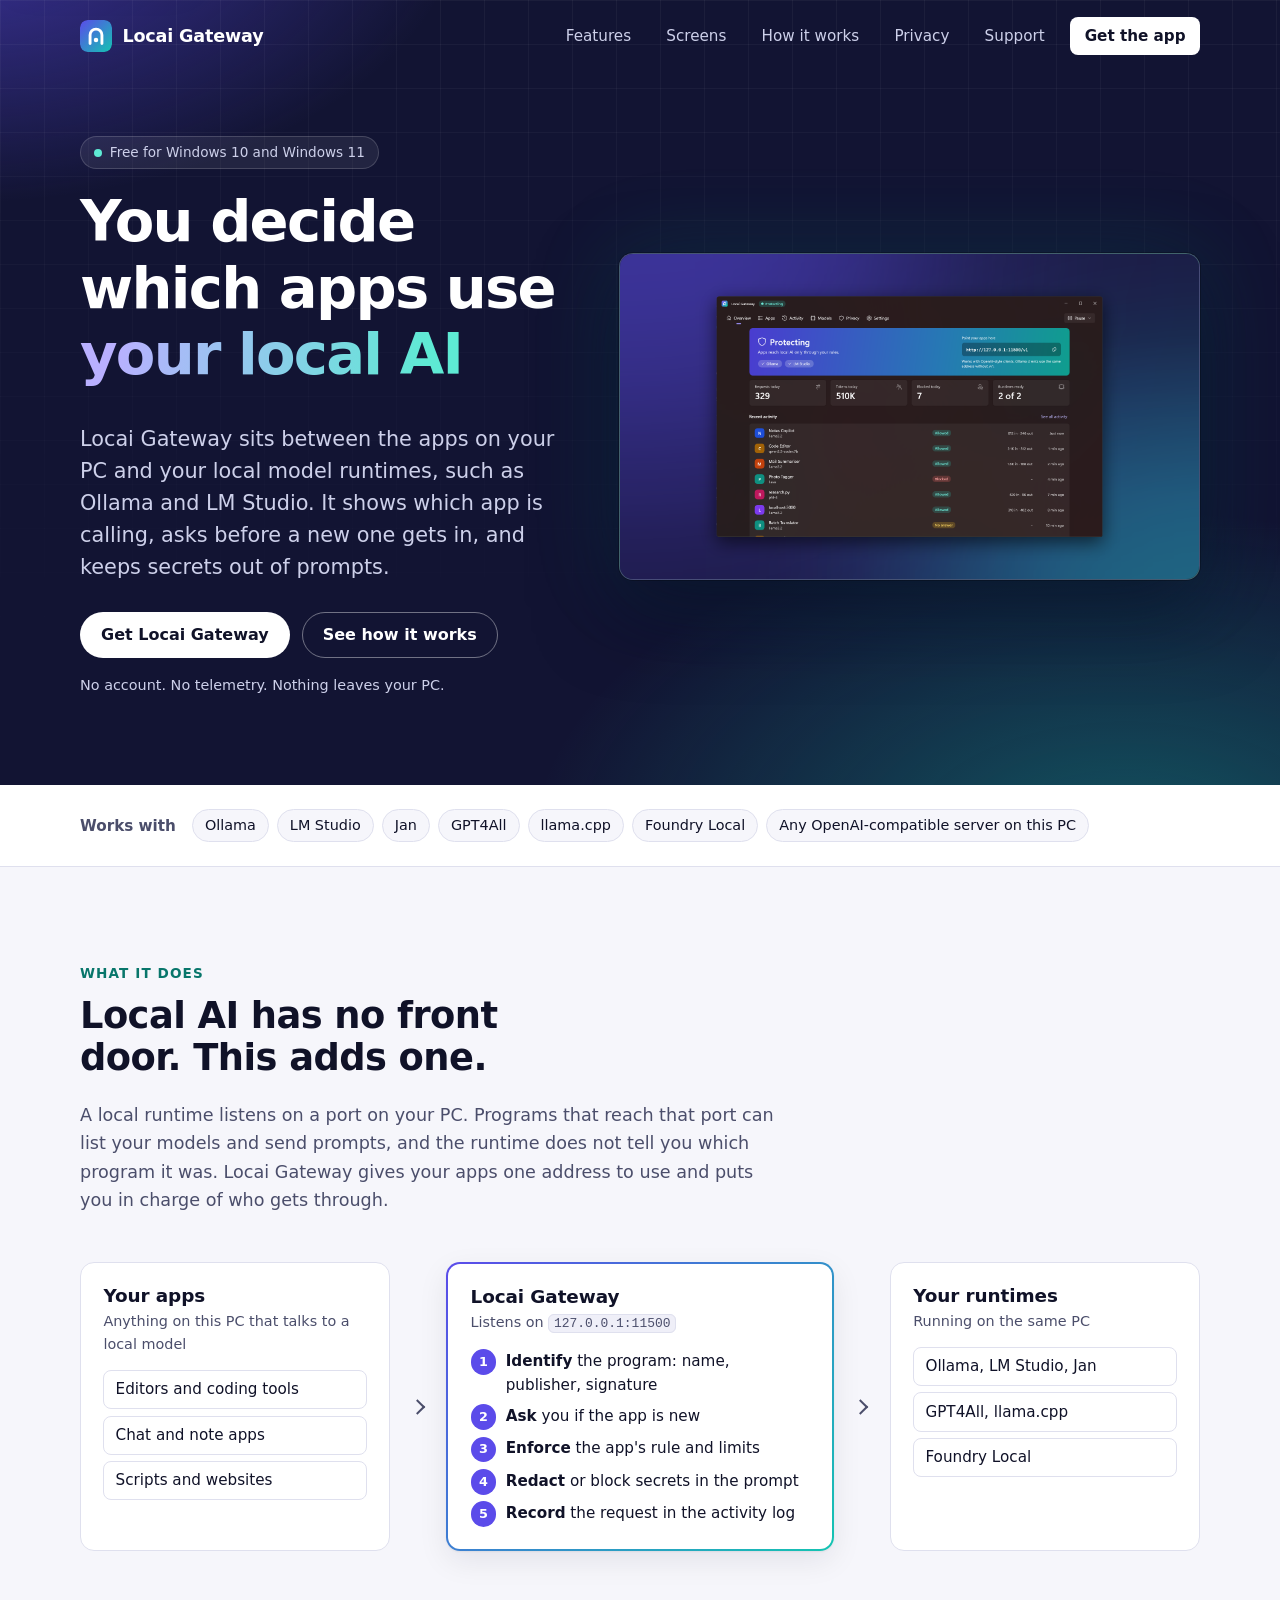
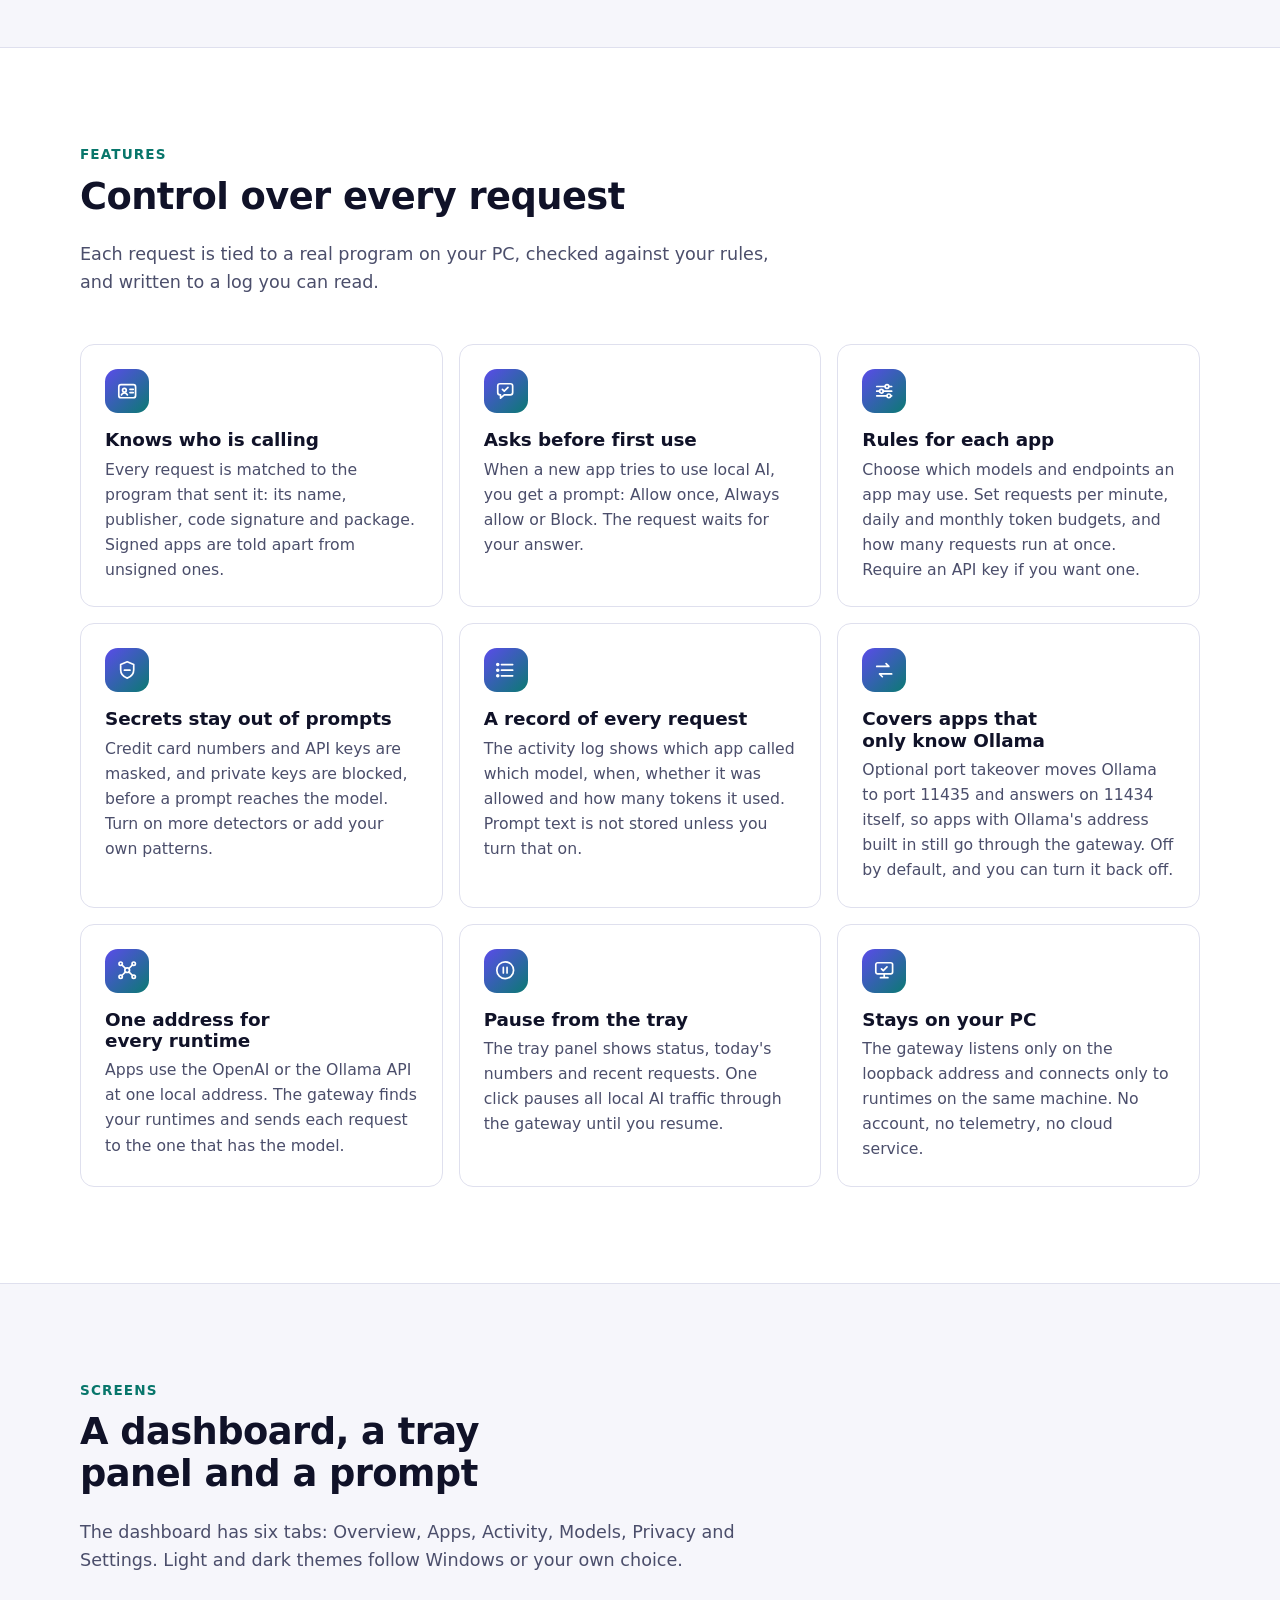
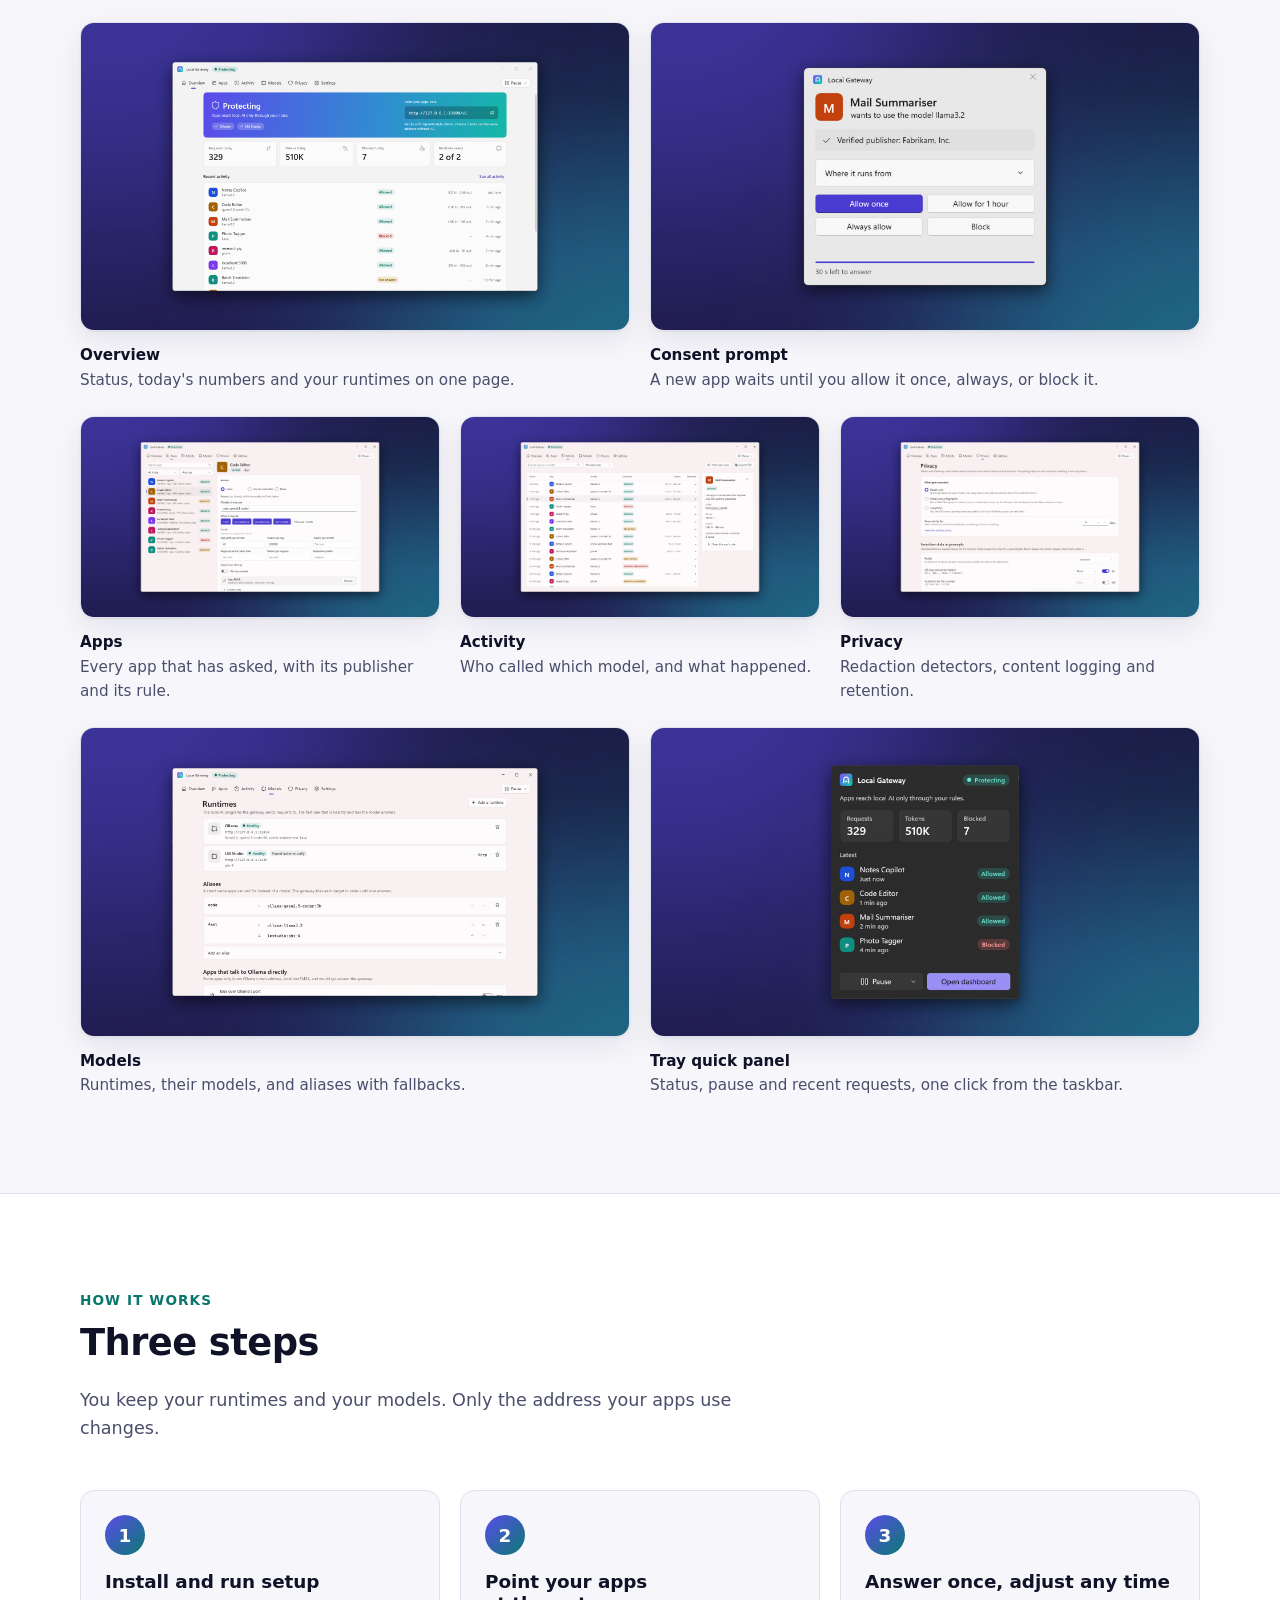
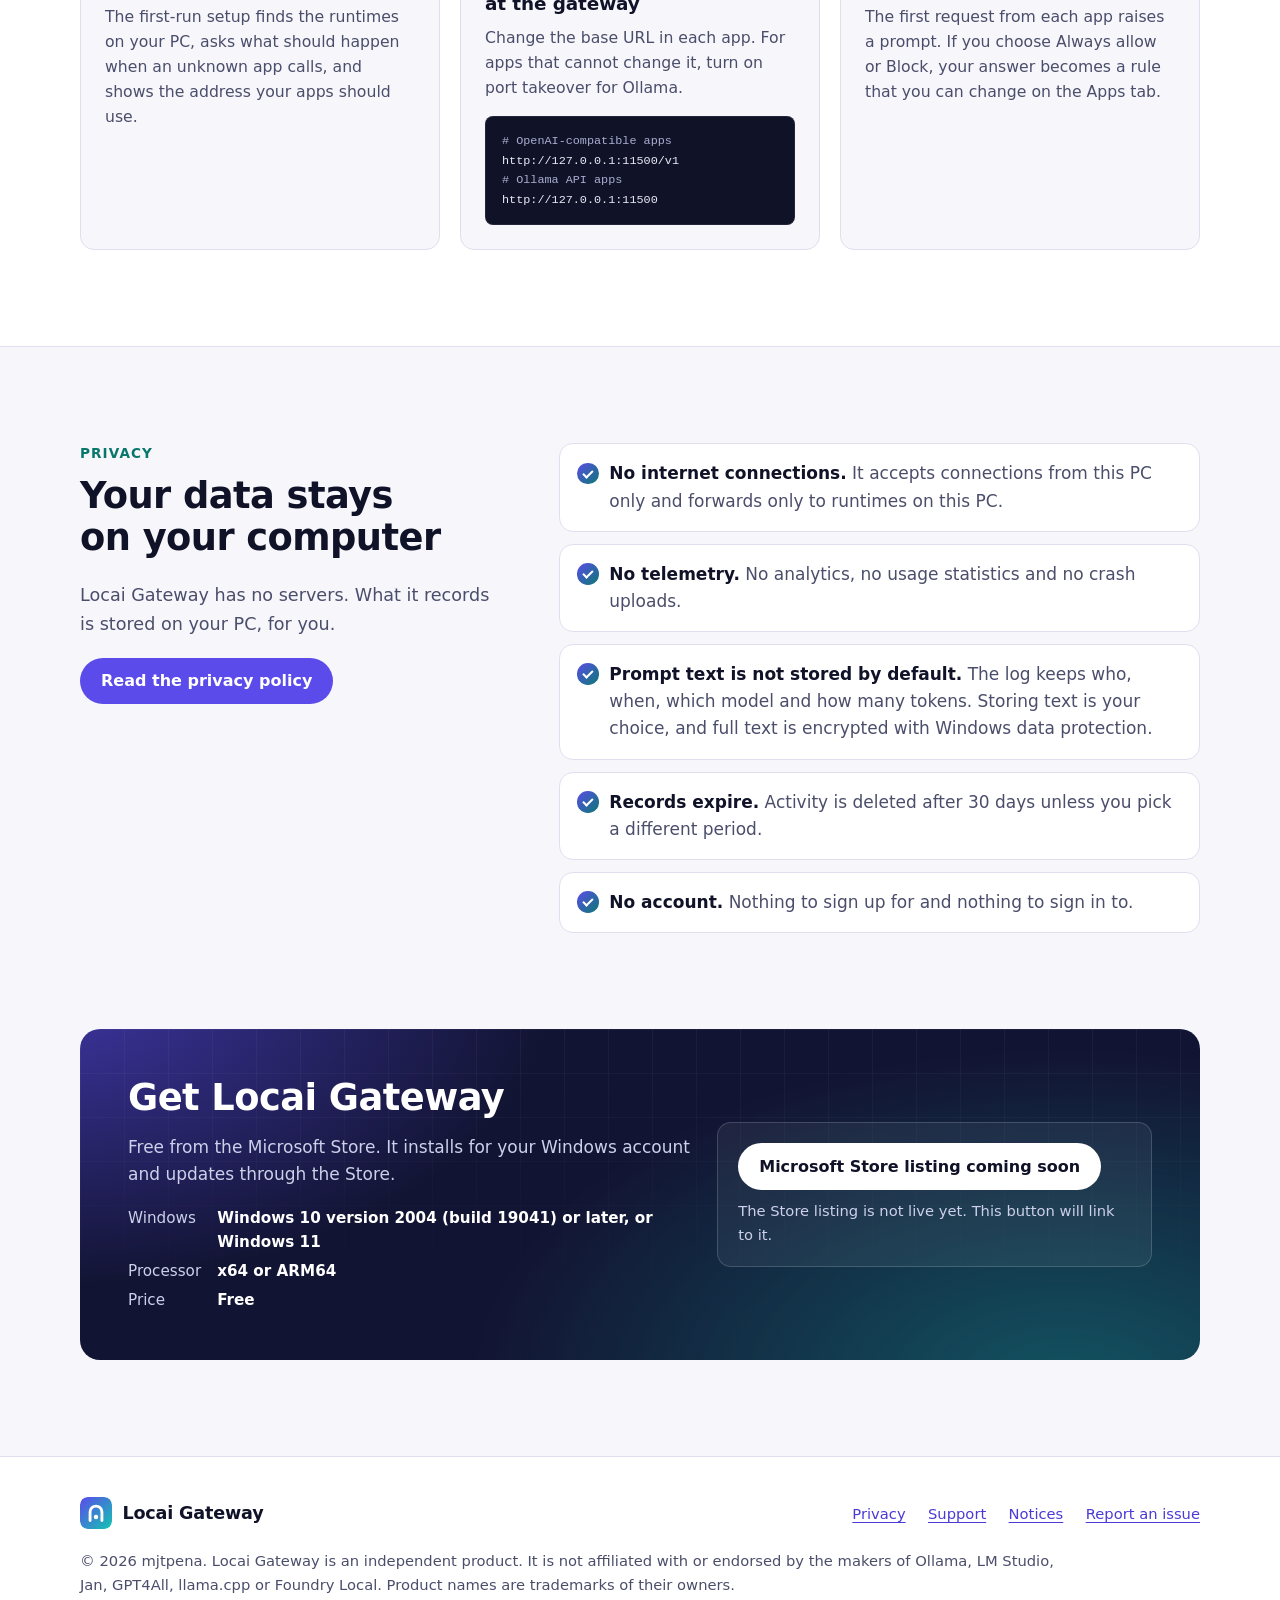
<file: index.html>
<!doctype html>
<html lang="en">
<head>
  <meta charset="utf-8">
  <meta name="viewport" content="width=device-width, initial-scale=1">
  <title>Locai Gateway: you decide which apps use your local AI</title>
  <meta name="description" content="Locai Gateway is a free Windows app that sits between your apps and local AI runtimes such as Ollama and LM Studio. It shows which app is calling, asks before a new one gets in, applies per-app rules and keeps secrets out of prompts. Nothing leaves your PC.">
  <meta name="color-scheme" content="light dark">
  <meta name="theme-color" content="#121433">
  <link rel="canonical" href="https://mjtpena.github.io/locai-gateway-site/">
  <link rel="icon" href="assets/favicon.ico" sizes="any">
  <link rel="icon" href="assets/logo.svg" type="image/svg+xml">
  <link rel="icon" href="assets/favicon-32.png" type="image/png" sizes="32x32">
  <link rel="apple-touch-icon" href="assets/apple-touch-icon.png">
  <meta property="og:type" content="website">
  <meta property="og:site_name" content="Locai Gateway">
  <meta property="og:title" content="Locai Gateway: you decide which apps use your local AI">
  <meta property="og:description" content="A free Windows app that puts a front door on your local AI. See which app is calling, ask before a new one gets in, set per-app rules and keep secrets out of prompts.">
  <meta property="og:url" content="https://mjtpena.github.io/locai-gateway-site/">
  <meta property="og:image" content="https://mjtpena.github.io/locai-gateway-site/assets/social.png">
  <meta property="og:image:width" content="1200">
  <meta property="og:image:height" content="630">
  <meta property="og:image:alt" content="Locai Gateway logo with the line: You decide which apps use your local AI">
  <meta name="twitter:card" content="summary_large_image">
  <link rel="stylesheet" href="styles.css">
</head>
<body>
  <a class="skip-link" href="#main">Skip to content</a>

  <header class="site-header">
    <div class="wrap">
      <a class="brand" href="./" aria-current="page">
        <img src="assets/logo.svg" width="32" height="32" alt="">
        Locai Gateway
      </a>
      <nav class="site-nav" aria-label="Primary">
        <ul>
          <li class="nav-wide"><a href="#features">Features</a></li>
          <li class="nav-wide"><a href="#screens">Screens</a></li>
          <li class="nav-wide"><a href="#how">How it works</a></li>
          <li><a href="privacy.html">Privacy</a></li>
          <li><a href="support.html">Support</a></li>
          <li><a class="nav-cta" href="#get">Get the app</a></li>
        </ul>
      </nav>
    </div>
  </header>

  <main id="main">
    <section class="band hero" aria-labelledby="hero-title">
      <div class="wrap">
        <div>
          <p class="eyebrow">Free for Windows 10 and Windows 11</p>
          <h1 id="hero-title">You decide which apps use <span class="accent">your local AI</span></h1>
          <p class="lead">Locai Gateway sits between the apps on your PC and your local model runtimes, such as Ollama and LM Studio. It shows which app is calling, asks before a new one gets in, and keeps secrets out of prompts.</p>
          <div class="actions">
            <a class="button button--light" href="#get">Get Locai Gateway</a>
            <a class="button button--ghost" href="#how">See how it works</a>
          </div>
          <p class="fineprint">No account. No telemetry. Nothing leaves your PC.</p>
        </div>
        <figure class="shot">
          <img src="assets/screens/overview-dark.png" width="1920" height="1080" decoding="async"
               alt="Locai Gateway dashboard in the dark theme. The Overview tab shows gateway status, today's requests and the local runtimes it found.">
        </figure>
      </div>
    </section>

    <section class="runtimes" aria-labelledby="runtimes-title">
      <div class="wrap">
        <p id="runtimes-title">Works with</p>
        <ul class="chips">
          <li>Ollama</li>
          <li>LM Studio</li>
          <li>Jan</li>
          <li>GPT4All</li>
          <li>llama.cpp</li>
          <li>Foundry Local</li>
          <li>Any OpenAI-compatible server on this PC</li>
        </ul>
      </div>
    </section>

    <section class="section" id="what" aria-labelledby="what-title">
      <div class="wrap">
        <div class="section-head">
          <span class="kicker">What it does</span>
          <h2 id="what-title">Local AI has no front door. This adds one.</h2>
          <p>A local runtime listens on a port on your PC. Programs that reach that port can list your models and send prompts, and the runtime does not tell you which program it was. Locai Gateway gives your apps one address to use and puts you in charge of who gets through.</p>
        </div>

        <ol class="flow" aria-label="How a request travels">
          <li>
            <h3>Your apps</h3>
            <p class="where">Anything on this PC that talks to a local model</p>
            <ul>
              <li>Editors and coding tools</li>
              <li>Chat and note apps</li>
              <li>Scripts and websites</li>
            </ul>
          </li>
          <li class="flow-main">
            <h3>Locai Gateway</h3>
            <p class="where">Listens on <code>127.0.0.1:11500</code></p>
            <ol>
              <li><span><strong>Identify</strong> the program: name, publisher, signature</span></li>
              <li><span><strong>Ask</strong> you if the app is new</span></li>
              <li><span><strong>Enforce</strong> the app's rule and limits</span></li>
              <li><span><strong>Redact</strong> or block secrets in the prompt</span></li>
              <li><span><strong>Record</strong> the request in the activity log</span></li>
            </ol>
          </li>
          <li>
            <h3>Your runtimes</h3>
            <p class="where">Running on the same PC</p>
            <ul>
              <li>Ollama, LM Studio, Jan</li>
              <li>GPT4All, llama.cpp</li>
              <li>Foundry Local</li>
            </ul>
          </li>
        </ol>
      </div>
    </section>

    <section class="section section--tint" id="features" aria-labelledby="features-title">
      <div class="wrap">
        <div class="section-head">
          <span class="kicker">Features</span>
          <h2 id="features-title">Control over every request</h2>
          <p>Each request is tied to a real program on your PC, checked against your rules, and written to a log you can read.</p>
        </div>

        <ul class="features">
          <li class="feature">
            <span class="icon" aria-hidden="true"><svg viewBox="0 0 24 24"><rect x="3" y="5" width="18" height="14" rx="2.5"/><circle cx="9" cy="11" r="2"/><path d="M5.8 16c.6-1.5 1.8-2.2 3.2-2.2s2.6.7 3.2 2.2M15 10h3.5M15 13.5h3.5"/></svg></span>
            <h3>Knows who is calling</h3>
            <p>Every request is matched to the program that sent it: its name, publisher, code signature and package. Signed apps are told apart from unsigned ones.</p>
          </li>
          <li class="feature">
            <span class="icon" aria-hidden="true"><svg viewBox="0 0 24 24"><path d="M4 6.5A2.5 2.5 0 0 1 6.5 4h11A2.5 2.5 0 0 1 20 6.5v7a2.5 2.5 0 0 1-2.5 2.5H11l-4 3.5V16h-.5A2.5 2.5 0 0 1 4 13.5z"/><path d="M9 10l2 2 4-4"/></svg></span>
            <h3>Asks before first use</h3>
            <p>When a new app tries to use local AI, you get a prompt: Allow once, Always allow or Block. The request waits for your answer.</p>
          </li>
          <li class="feature">
            <span class="icon" aria-hidden="true"><svg viewBox="0 0 24 24"><path d="M4 7h9M17 7h3M4 12h3M11 12h9M4 17h11M19 17h1"/><circle cx="15" cy="7" r="2"/><circle cx="9" cy="12" r="2"/><circle cx="17" cy="17" r="2"/></svg></span>
            <h3>Rules for each app</h3>
            <p>Choose which models and endpoints an app may use. Set requests per minute, daily and monthly token budgets, and how many requests run at once. Require an API key if you want one.</p>
          </li>
          <li class="feature">
            <span class="icon" aria-hidden="true"><svg viewBox="0 0 24 24"><path d="M12 3l7 3v5.5c0 4.2-2.9 7.6-7 9-4.1-1.4-7-4.8-7-9V6z"/><path d="M9 12h6"/></svg></span>
            <h3>Secrets stay out of prompts</h3>
            <p>Credit card numbers and API keys are masked, and private keys are blocked, before a prompt reaches the model. Turn on more detectors or add your own patterns.</p>
          </li>
          <li class="feature">
            <span class="icon" aria-hidden="true"><svg viewBox="0 0 24 24"><path d="M8 6h12M8 12h12M8 18h12"/><circle cx="4" cy="6" r="1"/><circle cx="4" cy="12" r="1"/><circle cx="4" cy="18" r="1"/></svg></span>
            <h3>A record of every request</h3>
            <p>The activity log shows which app called which model, when, whether it was allowed and how many tokens it used. Prompt text is not stored unless you turn that on.</p>
          </li>
          <li class="feature">
            <span class="icon" aria-hidden="true"><svg viewBox="0 0 24 24"><path d="M4 8h13l-3-3M20 16H7l3 3"/></svg></span>
            <h3>Covers apps that only know Ollama</h3>
            <p>Optional port takeover moves Ollama to port 11435 and answers on 11434 itself, so apps with Ollama's address built in still go through the gateway. Off by default, and you can turn it back off.</p>
          </li>
          <li class="feature">
            <span class="icon" aria-hidden="true"><svg viewBox="0 0 24 24"><circle cx="12" cy="12" r="2.5"/><circle cx="5" cy="5" r="1.8"/><circle cx="19" cy="5" r="1.8"/><circle cx="5" cy="19" r="1.8"/><circle cx="19" cy="19" r="1.8"/><path d="M6.3 6.3l3.9 3.9M17.7 6.3l-3.9 3.9M6.3 17.7l3.9-3.9M17.7 17.7l-3.9-3.9"/></svg></span>
            <h3>One address for every runtime</h3>
            <p>Apps use the OpenAI or the Ollama API at one local address. The gateway finds your runtimes and sends each request to the one that has the model.</p>
          </li>
          <li class="feature">
            <span class="icon" aria-hidden="true"><svg viewBox="0 0 24 24"><circle cx="12" cy="12" r="9"/><path d="M10 9v6M14 9v6"/></svg></span>
            <h3>Pause from the tray</h3>
            <p>The tray panel shows status, today's numbers and recent requests. One click pauses all local AI traffic through the gateway until you resume.</p>
          </li>
          <li class="feature">
            <span class="icon" aria-hidden="true"><svg viewBox="0 0 24 24"><rect x="3" y="4" width="18" height="12" rx="2"/><path d="M8 20h8M12 16v4M9 10.5l2 2 4-4"/></svg></span>
            <h3>Stays on your PC</h3>
            <p>The gateway listens only on the loopback address and connects only to runtimes on the same machine. No account, no telemetry, no cloud service.</p>
          </li>
        </ul>
      </div>
    </section>

    <section class="section" id="screens" aria-labelledby="screens-title">
      <div class="wrap">
        <div class="section-head">
          <span class="kicker">Screens</span>
          <h2 id="screens-title">A dashboard, a tray panel and a prompt</h2>
          <p>The dashboard has six tabs: Overview, Apps, Activity, Models, Privacy and Settings. Light and dark themes follow Windows or your own choice.</p>
        </div>

        <ul class="gallery">
          <li>
            <figure>
              <div class="shot">
                <img src="assets/screens/overview.png" width="1920" height="1080" loading="lazy" decoding="async"
                     alt="Overview tab in the light theme: gateway status, today's request and token counts, and the runtimes that were found.">
              </div>
              <figcaption><strong>Overview</strong> Status, today's numbers and your runtimes on one page.</figcaption>
            </figure>
          </li>
          <li>
            <figure>
              <div class="shot">
                <img src="assets/screens/consent.png" width="1920" height="1080" loading="lazy" decoding="async"
                     alt="Consent prompt naming the app that wants to use local AI, with Allow once, Always allow and Block buttons.">
              </div>
              <figcaption><strong>Consent prompt</strong> A new app waits until you allow it once, always, or block it.</figcaption>
            </figure>
          </li>
          <li>
            <figure>
              <div class="shot">
                <img src="assets/screens/apps.png" width="1920" height="1080" loading="lazy" decoding="async"
                     alt="Apps tab: a list of apps with publisher, signature status, the rule that applies and today's usage.">
              </div>
              <figcaption><strong>Apps</strong> Every app that has asked, with its publisher and its rule.</figcaption>
            </figure>
          </li>
          <li>
            <figure>
              <div class="shot">
                <img src="assets/screens/activity.png" width="1920" height="1080" loading="lazy" decoding="async"
                     alt="Activity tab: a table of recent requests with time, app, model, decision and token counts.">
              </div>
              <figcaption><strong>Activity</strong> Who called which model, and what happened.</figcaption>
            </figure>
          </li>
          <li>
            <figure>
              <div class="shot">
                <img src="assets/screens/privacy.png" width="1920" height="1080" loading="lazy" decoding="async"
                     alt="Privacy tab: redaction detectors for credit cards, API keys and private keys, and the settings for content logging and retention.">
              </div>
              <figcaption><strong>Privacy</strong> Redaction detectors, content logging and retention.</figcaption>
            </figure>
          </li>
          <li>
            <figure>
              <div class="shot">
                <img src="assets/screens/models.png" width="1920" height="1080" loading="lazy" decoding="async"
                     alt="Models tab: the local runtimes that were found, the models each one offers, and model aliases.">
              </div>
              <figcaption><strong>Models</strong> Runtimes, their models, and aliases with fallbacks.</figcaption>
            </figure>
          </li>
          <li>
            <figure>
              <div class="shot">
                <img src="assets/screens/quick-panel.png" width="1920" height="1080" loading="lazy" decoding="async"
                     alt="Tray quick panel above the taskbar: gateway status, a pause button, today's numbers and recent requests.">
              </div>
              <figcaption><strong>Tray quick panel</strong> Status, pause and recent requests, one click from the taskbar.</figcaption>
            </figure>
          </li>
        </ul>
      </div>
    </section>

    <section class="section section--tint" id="how" aria-labelledby="how-title">
      <div class="wrap">
        <div class="section-head">
          <span class="kicker">How it works</span>
          <h2 id="how-title">Three steps</h2>
          <p>You keep your runtimes and your models. Only the address your apps use changes.</p>
        </div>

        <ol class="steps">
          <li>
            <h3>Install and run setup</h3>
            <p>The first-run setup finds the runtimes on your PC, asks what should happen when an unknown app calls, and shows the address your apps should use.</p>
          </li>
          <li>
            <h3>Point your apps at the gateway</h3>
            <p>Change the base URL in each app. For apps that cannot change it, turn on port takeover for Ollama.</p>
<pre><code><span class="comment"># OpenAI-compatible apps</span>
http://127.0.0.1:11500/v1
<span class="comment"># Ollama API apps</span>
http://127.0.0.1:11500</code></pre>
          </li>
          <li>
            <h3>Answer once, adjust any time</h3>
            <p>The first request from each app raises a prompt. If you choose Always allow or Block, your answer becomes a rule that you can change on the Apps tab.</p>
          </li>
        </ol>
      </div>
    </section>

    <section class="section" id="privacy" aria-labelledby="privacy-title">
      <div class="wrap split">
        <div>
          <div class="section-head">
            <span class="kicker">Privacy</span>
            <h2 id="privacy-title">Your data stays on your computer</h2>
            <p>Locai Gateway has no servers. What it records is stored on your PC, for you.</p>
          </div>
          <p><a class="button button--primary" href="privacy.html">Read the privacy policy</a></p>
        </div>
        <ul class="checks">
          <li><strong>No internet connections.</strong> <span>It accepts connections from this PC only and forwards only to runtimes on this PC.</span></li>
          <li><strong>No telemetry.</strong> <span>No analytics, no usage statistics and no crash uploads.</span></li>
          <li><strong>Prompt text is not stored by default.</strong> <span>The log keeps who, when, which model and how many tokens. Storing text is your choice, and full text is encrypted with Windows data protection.</span></li>
          <li><strong>Records expire.</strong> <span>Activity is deleted after 30 days unless you pick a different period.</span></li>
          <li><strong>No account.</strong> <span>Nothing to sign up for and nothing to sign in to.</span></li>
        </ul>
      </div>
    </section>

    <section class="section section--flush-top" id="get" aria-labelledby="get-title">
      <div class="wrap">
        <div class="band get">
          <div>
            <h2 id="get-title">Get Locai Gateway</h2>
            <p>Free from the Microsoft Store. It installs for your Windows account and updates through the Store.</p>
            <dl class="spec">
              <dt>Windows</dt><dd>Windows 10 version 2004 (build 19041) or later, or Windows 11</dd>
              <dt>Processor</dt><dd>x64 or ARM64</dd>
              <dt>Price</dt><dd>Free</dd>
            </dl>
          </div>
          <div class="store">
            <!-- STORE LINK: when the listing is live, set href to the Microsoft Store URL, change the label to
                 "Get it from Microsoft Store", and remove the note below. -->
            <a class="button button--light" href="#get" id="store-link" aria-describedby="store-note">Microsoft Store listing coming soon</a>
            <p id="store-note">The Store listing is not live yet. This button will link to it.</p>
          </div>
        </div>
      </div>
    </section>
  </main>

  <footer class="site-footer">
    <div class="wrap">
      <div class="footer-top">
        <a class="brand" href="./">
          <img src="assets/logo.svg" width="32" height="32" alt="">
          Locai Gateway
        </a>
        <nav aria-label="Footer">
          <ul>
            <li><a href="privacy.html">Privacy</a></li>
            <li><a href="support.html">Support</a></li>
            <li><a href="notices.html">Notices</a></li>
            <li><a href="https://github.com/mjtpena/locai-gateway-site/issues" rel="noopener">Report an issue</a></li>
          </ul>
        </nav>
      </div>
      <p>&copy; 2026 mjtpena. Locai Gateway is an independent product. It is not affiliated with or endorsed by the makers of Ollama, LM Studio, Jan, GPT4All, llama.cpp or Foundry Local. Product names are trademarks of their owners.</p>
    </div>
  </footer>
</body>
</html>
</file>
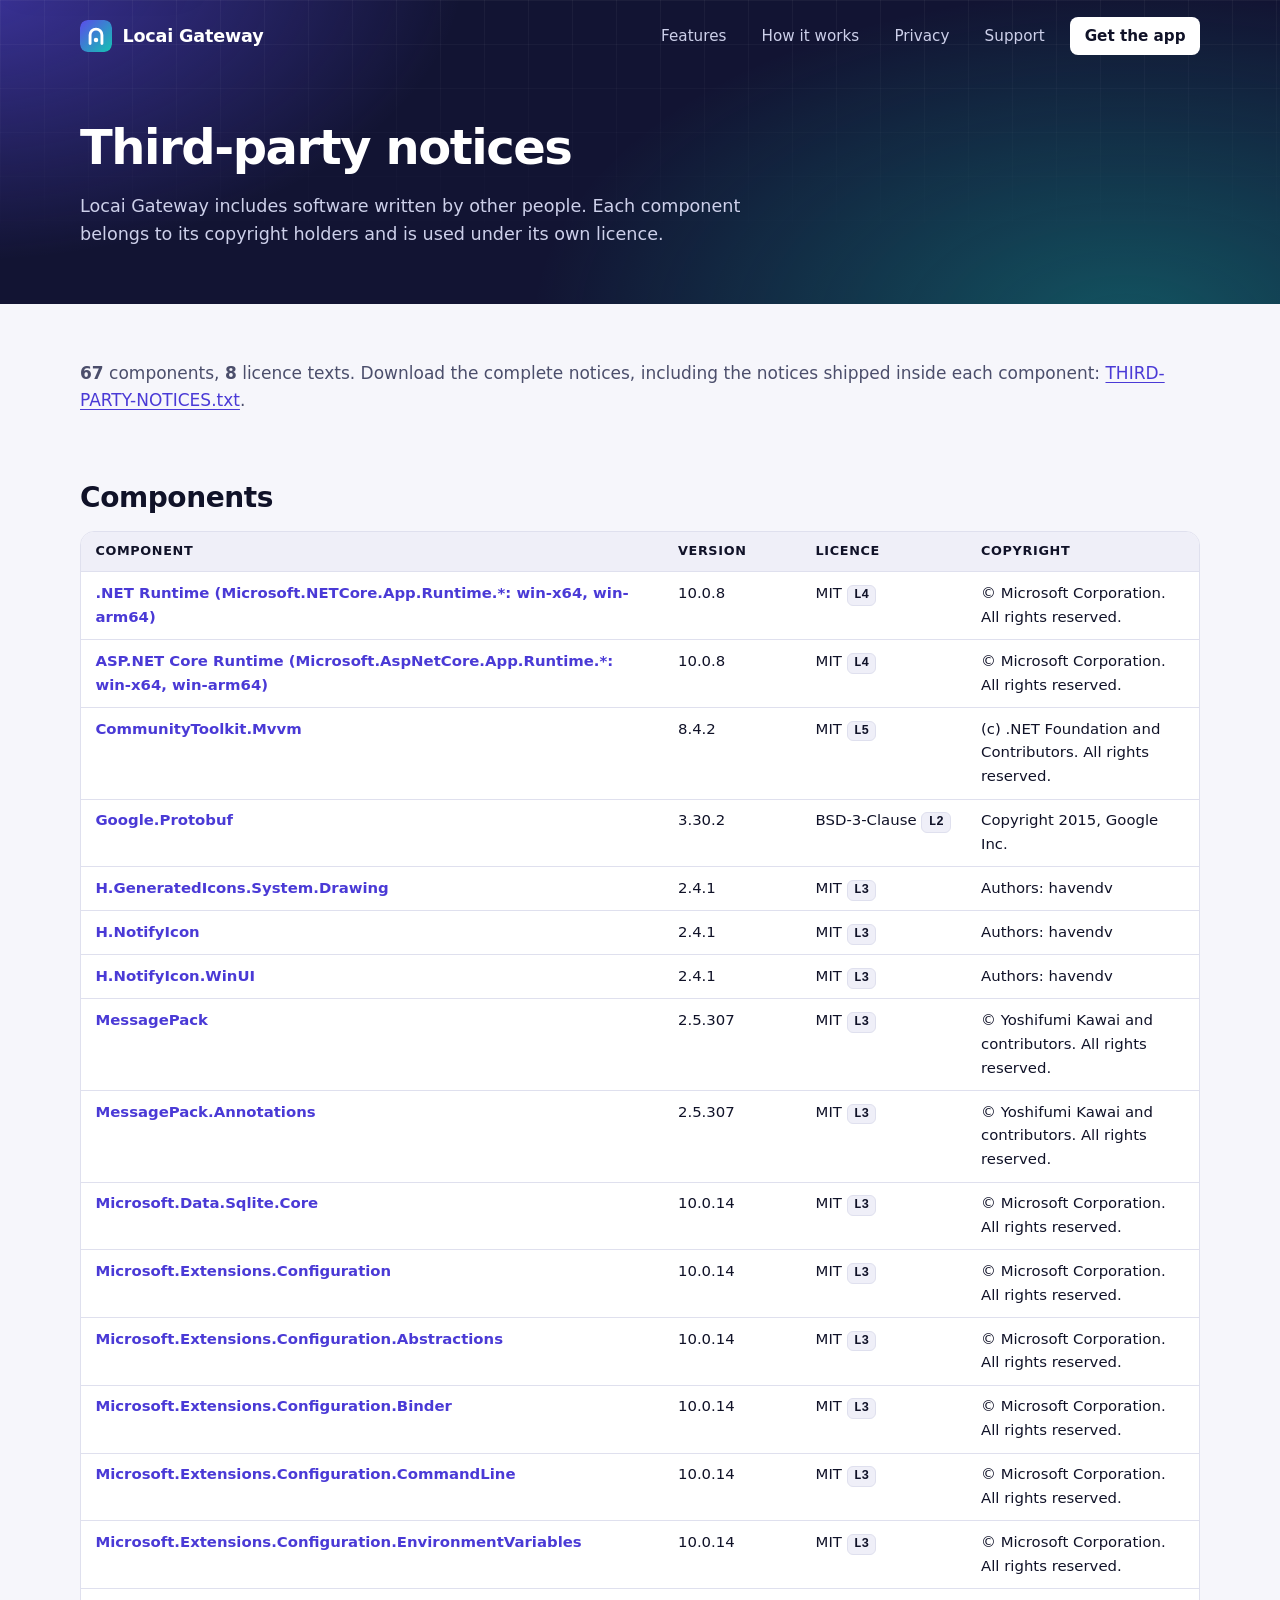
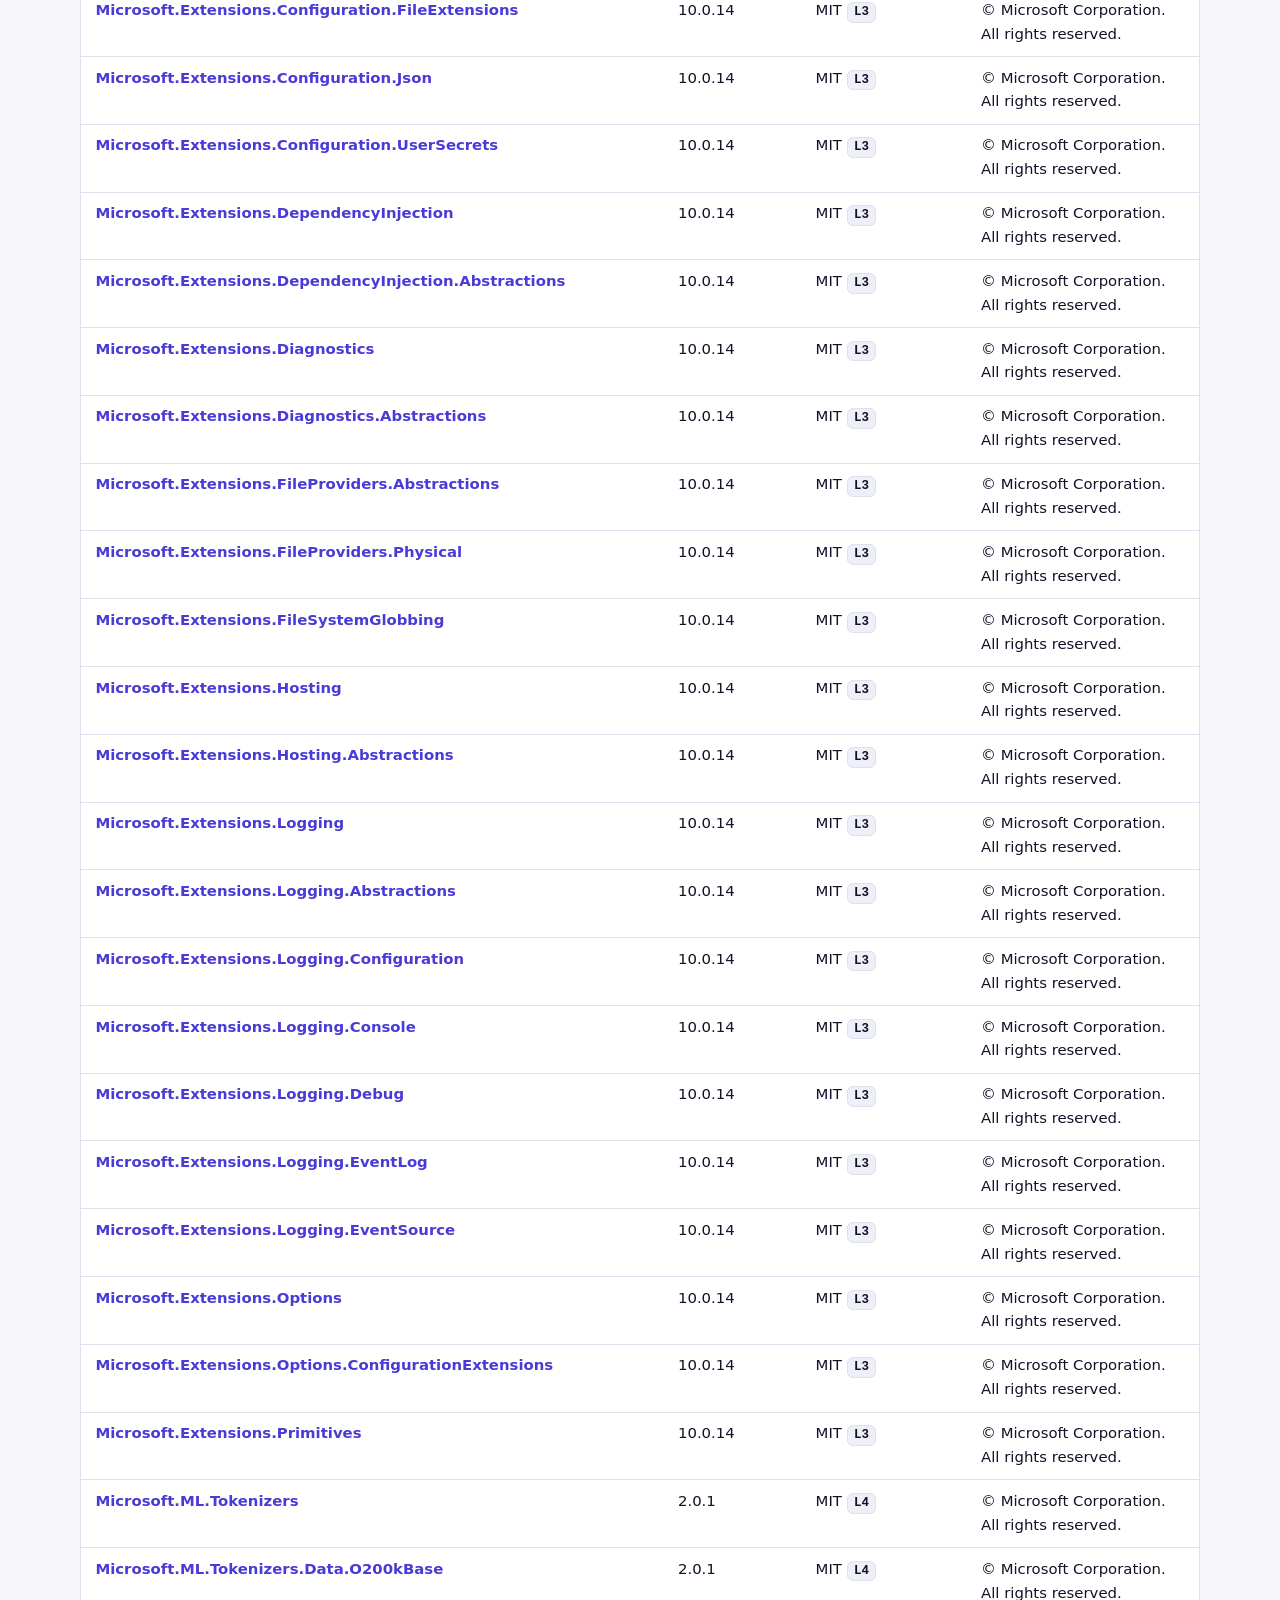
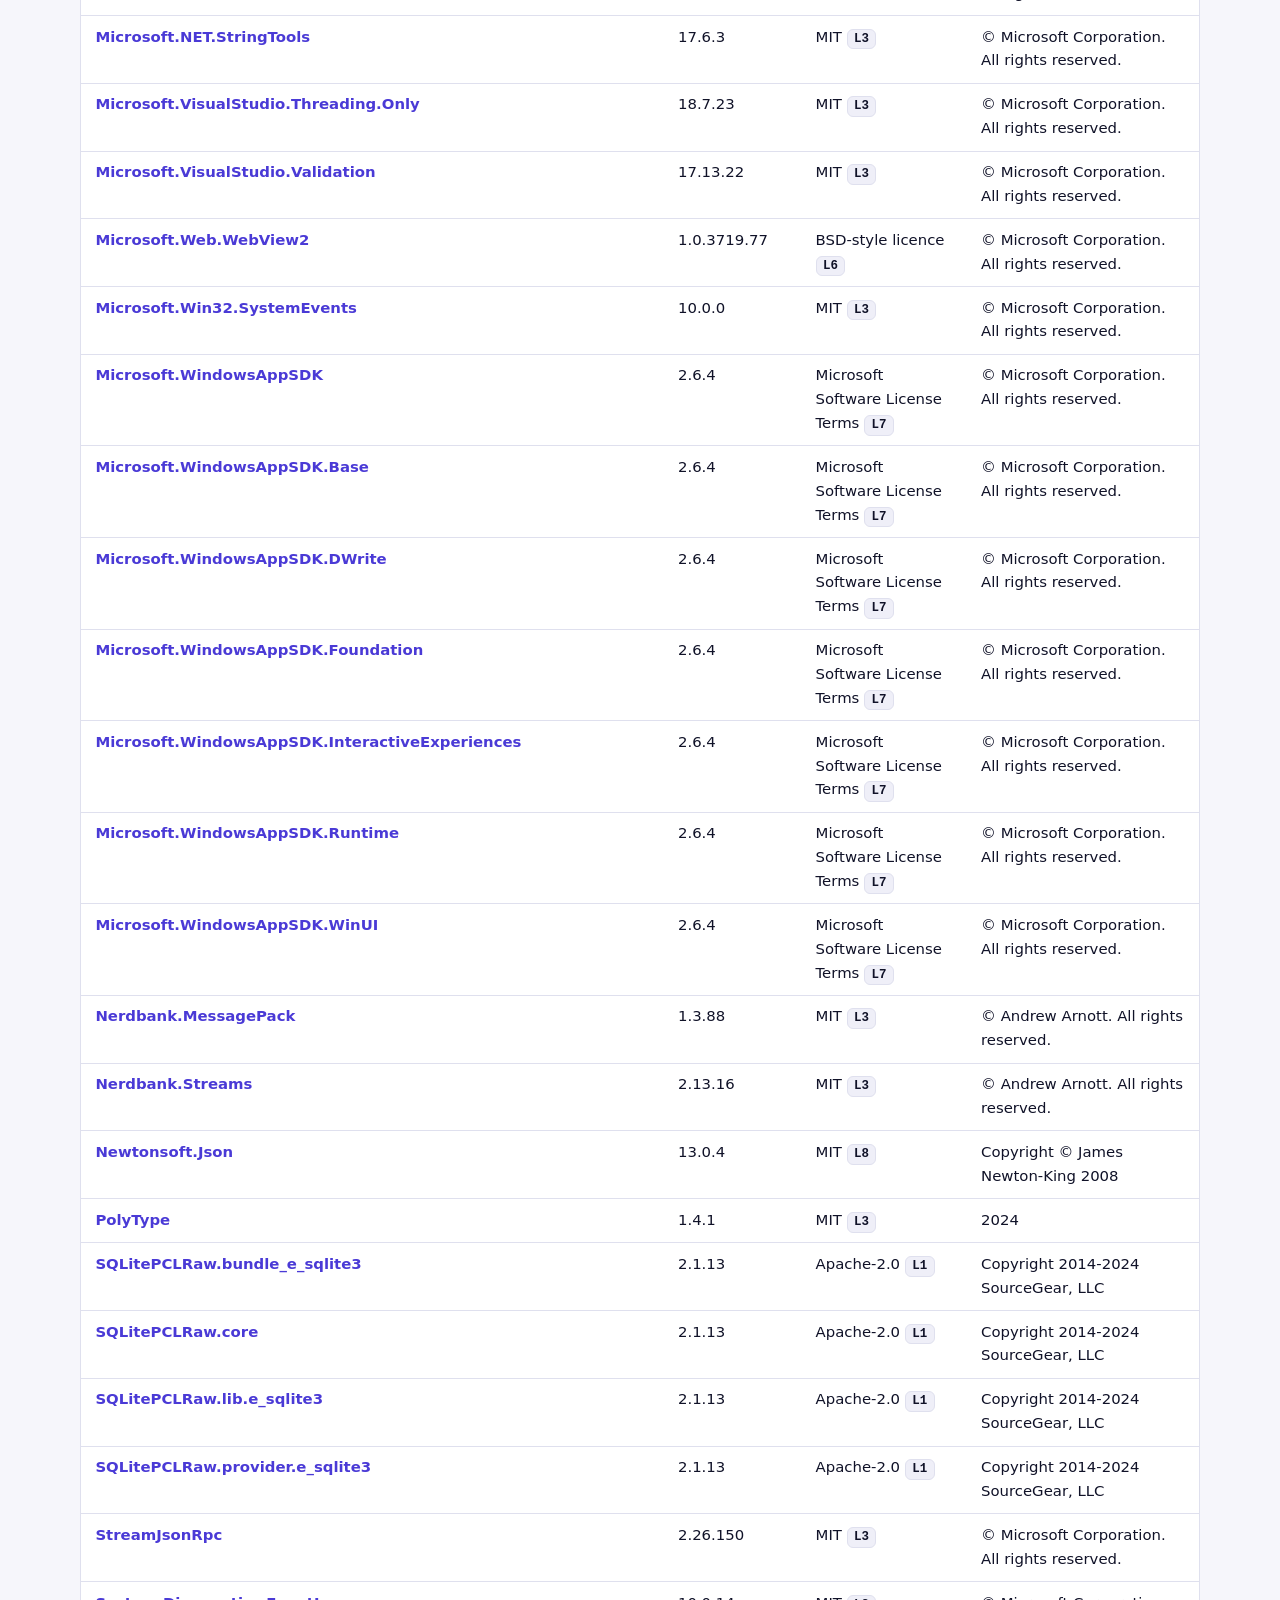
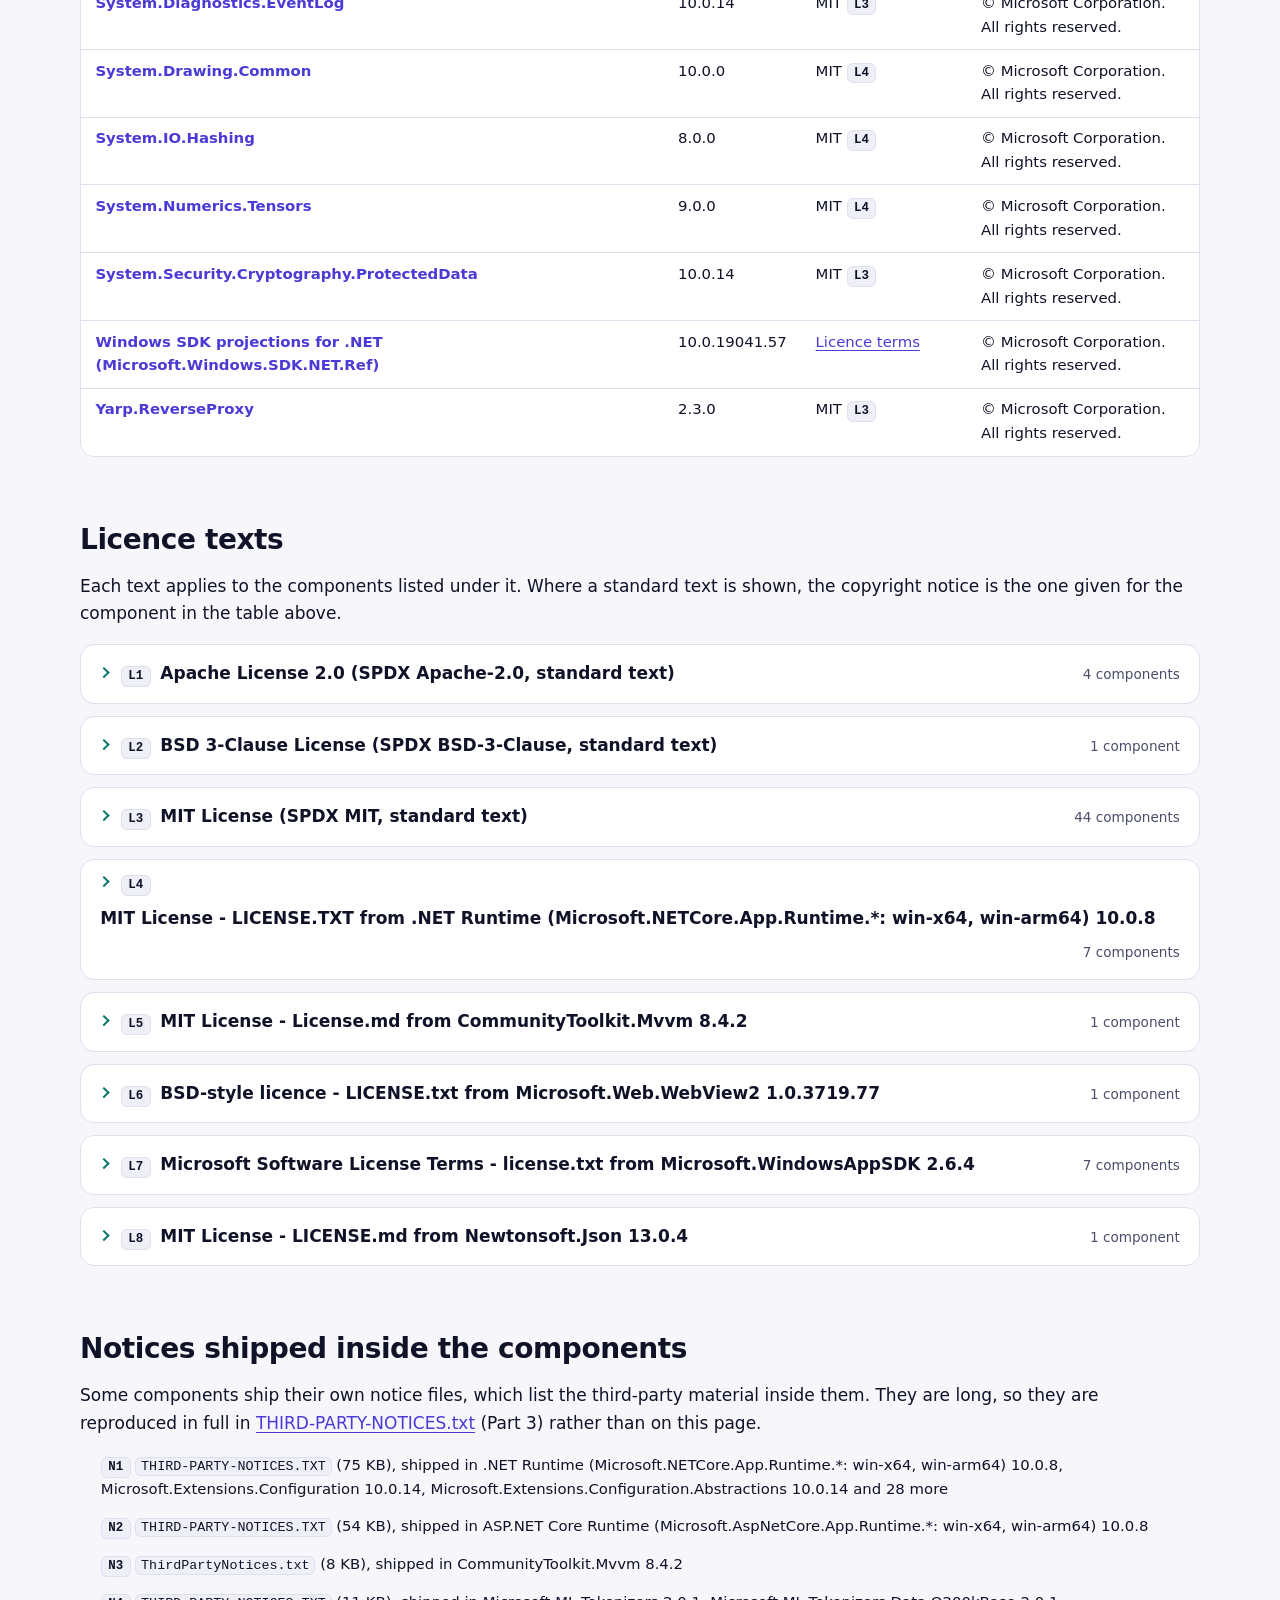
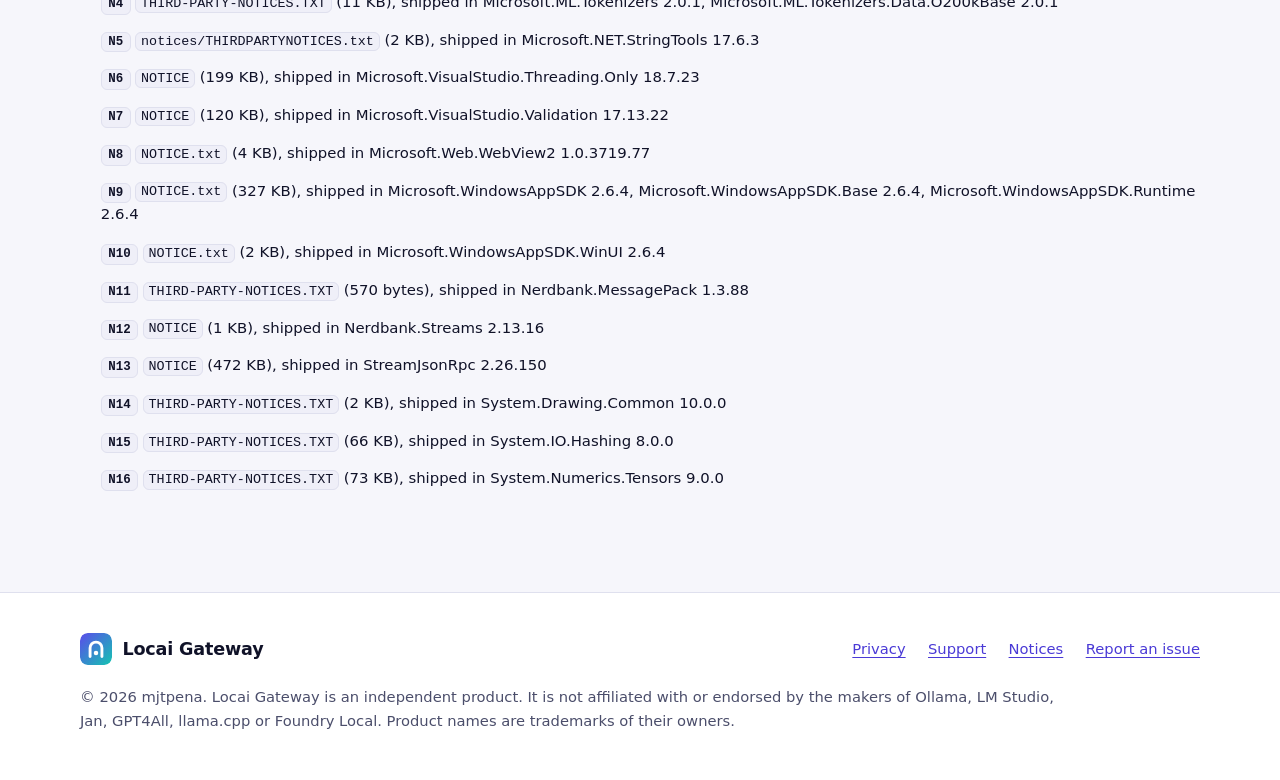
<file: notices.html>
<!doctype html>
<html lang="en">
<head>
  <meta charset="utf-8">
  <meta name="viewport" content="width=device-width, initial-scale=1">
  <title>Third-party notices | Locai Gateway</title>
  <meta name="description" content="The third-party software included in Locai Gateway, with the licence of each component.">
  <meta name="color-scheme" content="light dark">
  <meta name="theme-color" content="#121433">
  <link rel="canonical" href="https://mjtpena.github.io/locai-gateway-site/notices.html">
  <link rel="icon" href="assets/favicon.ico" sizes="any">
  <link rel="icon" href="assets/logo.svg" type="image/svg+xml">
  <link rel="icon" href="assets/favicon-32.png" type="image/png" sizes="32x32">
  <link rel="apple-touch-icon" href="assets/apple-touch-icon.png">
  <meta property="og:type" content="article">
  <meta property="og:site_name" content="Locai Gateway">
  <meta property="og:title" content="Third-party notices | Locai Gateway">
  <meta property="og:description" content="The third-party software included in Locai Gateway, with the licence of each component.">
  <meta property="og:url" content="https://mjtpena.github.io/locai-gateway-site/notices.html">
  <meta property="og:image" content="https://mjtpena.github.io/locai-gateway-site/assets/social.png">
  <link rel="stylesheet" href="styles.css">
</head>
<body>
  <a class="skip-link" href="#main">Skip to content</a>

  <header class="site-header">
    <div class="wrap">
      <a class="brand" href="./">
        <img src="assets/logo.svg" width="32" height="32" alt="">
        Locai Gateway
      </a>
      <nav class="site-nav" aria-label="Primary">
        <ul>
          <li class="nav-wide"><a href="./#features">Features</a></li>
          <li class="nav-wide"><a href="./#how">How it works</a></li>
          <li><a href="privacy.html">Privacy</a></li>
          <li><a href="support.html">Support</a></li>
          <li><a class="nav-cta" href="./#get">Get the app</a></li>
        </ul>
      </nav>
    </div>
  </header>

  <main id="main">
    <div class="band page-hero">
      <div class="wrap">
        <h1>Third-party notices</h1>
        <p>Locai Gateway includes software written by other people. Each component belongs to its copyright holders and is used under its own licence.</p>
      </div>
    </div>

    <div class="page">
      <div class="wrap">
        <article class="prose wide">
          <!-- Everything between the two markers is written by build/gen-notices.py. Edit the script, not this block. -->
          <!-- notices:begin -->
<p class="notice-count"><strong>67</strong> components, <strong>8</strong> licence texts. Download the complete notices, including the notices shipped inside each component: <a href="THIRD-PARTY-NOTICES.txt">THIRD-PARTY-NOTICES.txt</a>.</p>
<h2 id="components">Components</h2>
<div class="table-scroll" role="region" aria-label="Third-party components" tabindex="0">
<table class="notice-table stack">
<thead><tr><th scope="col">Component</th><th scope="col">Version</th><th scope="col">Licence</th><th scope="col">Copyright</th></tr></thead>
<tbody>
<tr><th scope="row"><a href="https://github.com/dotnet/runtime" rel="noopener">.NET Runtime (Microsoft.NETCore.App.Runtime.*: win-x64, win-arm64)</a></th><td data-label="Version">10.0.8</td><td data-label="Licence">MIT <a class="ref" href="#licence-L4">L4</a></td><td>© Microsoft Corporation. All rights reserved.</td></tr>
<tr><th scope="row"><a href="https://github.com/dotnet/aspnetcore" rel="noopener">ASP.NET Core Runtime (Microsoft.AspNetCore.App.Runtime.*: win-x64, win-arm64)</a></th><td data-label="Version">10.0.8</td><td data-label="Licence">MIT <a class="ref" href="#licence-L4">L4</a></td><td>© Microsoft Corporation. All rights reserved.</td></tr>
<tr><th scope="row"><a href="https://github.com/CommunityToolkit/dotnet" rel="noopener">CommunityToolkit.Mvvm</a></th><td data-label="Version">8.4.2</td><td data-label="Licence">MIT <a class="ref" href="#licence-L5">L5</a></td><td>(c) .NET Foundation and Contributors. All rights reserved.</td></tr>
<tr><th scope="row"><a href="https://github.com/protocolbuffers/protobuf" rel="noopener">Google.Protobuf</a></th><td data-label="Version">3.30.2</td><td data-label="Licence">BSD-3-Clause <a class="ref" href="#licence-L2">L2</a></td><td>Copyright 2015, Google Inc.</td></tr>
<tr><th scope="row"><a href="https://github.com/HavenDV/H.NotifyIcon" rel="noopener">H.GeneratedIcons.System.Drawing</a></th><td data-label="Version">2.4.1</td><td data-label="Licence">MIT <a class="ref" href="#licence-L3">L3</a></td><td>Authors: havendv</td></tr>
<tr><th scope="row"><a href="https://github.com/HavenDV/H.NotifyIcon" rel="noopener">H.NotifyIcon</a></th><td data-label="Version">2.4.1</td><td data-label="Licence">MIT <a class="ref" href="#licence-L3">L3</a></td><td>Authors: havendv</td></tr>
<tr><th scope="row"><a href="https://github.com/HavenDV/H.NotifyIcon" rel="noopener">H.NotifyIcon.WinUI</a></th><td data-label="Version">2.4.1</td><td data-label="Licence">MIT <a class="ref" href="#licence-L3">L3</a></td><td>Authors: havendv</td></tr>
<tr><th scope="row"><a href="https://github.com/MessagePack-CSharp/MessagePack-CSharp" rel="noopener">MessagePack</a></th><td data-label="Version">2.5.307</td><td data-label="Licence">MIT <a class="ref" href="#licence-L3">L3</a></td><td>© Yoshifumi Kawai and contributors. All rights reserved.</td></tr>
<tr><th scope="row"><a href="https://github.com/MessagePack-CSharp/MessagePack-CSharp" rel="noopener">MessagePack.Annotations</a></th><td data-label="Version">2.5.307</td><td data-label="Licence">MIT <a class="ref" href="#licence-L3">L3</a></td><td>© Yoshifumi Kawai and contributors. All rights reserved.</td></tr>
<tr><th scope="row"><a href="https://docs.microsoft.com/dotnet/standard/data/sqlite/" rel="noopener">Microsoft.Data.Sqlite.Core</a></th><td data-label="Version">10.0.14</td><td data-label="Licence">MIT <a class="ref" href="#licence-L3">L3</a></td><td>© Microsoft Corporation. All rights reserved.</td></tr>
<tr><th scope="row"><a href="https://dot.net/" rel="noopener">Microsoft.Extensions.Configuration</a></th><td data-label="Version">10.0.14</td><td data-label="Licence">MIT <a class="ref" href="#licence-L3">L3</a></td><td>© Microsoft Corporation. All rights reserved.</td></tr>
<tr><th scope="row"><a href="https://dot.net/" rel="noopener">Microsoft.Extensions.Configuration.Abstractions</a></th><td data-label="Version">10.0.14</td><td data-label="Licence">MIT <a class="ref" href="#licence-L3">L3</a></td><td>© Microsoft Corporation. All rights reserved.</td></tr>
<tr><th scope="row"><a href="https://dot.net/" rel="noopener">Microsoft.Extensions.Configuration.Binder</a></th><td data-label="Version">10.0.14</td><td data-label="Licence">MIT <a class="ref" href="#licence-L3">L3</a></td><td>© Microsoft Corporation. All rights reserved.</td></tr>
<tr><th scope="row"><a href="https://dot.net/" rel="noopener">Microsoft.Extensions.Configuration.CommandLine</a></th><td data-label="Version">10.0.14</td><td data-label="Licence">MIT <a class="ref" href="#licence-L3">L3</a></td><td>© Microsoft Corporation. All rights reserved.</td></tr>
<tr><th scope="row"><a href="https://dot.net/" rel="noopener">Microsoft.Extensions.Configuration.EnvironmentVariables</a></th><td data-label="Version">10.0.14</td><td data-label="Licence">MIT <a class="ref" href="#licence-L3">L3</a></td><td>© Microsoft Corporation. All rights reserved.</td></tr>
<tr><th scope="row"><a href="https://dot.net/" rel="noopener">Microsoft.Extensions.Configuration.FileExtensions</a></th><td data-label="Version">10.0.14</td><td data-label="Licence">MIT <a class="ref" href="#licence-L3">L3</a></td><td>© Microsoft Corporation. All rights reserved.</td></tr>
<tr><th scope="row"><a href="https://dot.net/" rel="noopener">Microsoft.Extensions.Configuration.Json</a></th><td data-label="Version">10.0.14</td><td data-label="Licence">MIT <a class="ref" href="#licence-L3">L3</a></td><td>© Microsoft Corporation. All rights reserved.</td></tr>
<tr><th scope="row"><a href="https://dot.net/" rel="noopener">Microsoft.Extensions.Configuration.UserSecrets</a></th><td data-label="Version">10.0.14</td><td data-label="Licence">MIT <a class="ref" href="#licence-L3">L3</a></td><td>© Microsoft Corporation. All rights reserved.</td></tr>
<tr><th scope="row"><a href="https://dot.net/" rel="noopener">Microsoft.Extensions.DependencyInjection</a></th><td data-label="Version">10.0.14</td><td data-label="Licence">MIT <a class="ref" href="#licence-L3">L3</a></td><td>© Microsoft Corporation. All rights reserved.</td></tr>
<tr><th scope="row"><a href="https://dot.net/" rel="noopener">Microsoft.Extensions.DependencyInjection.Abstractions</a></th><td data-label="Version">10.0.14</td><td data-label="Licence">MIT <a class="ref" href="#licence-L3">L3</a></td><td>© Microsoft Corporation. All rights reserved.</td></tr>
<tr><th scope="row"><a href="https://dot.net/" rel="noopener">Microsoft.Extensions.Diagnostics</a></th><td data-label="Version">10.0.14</td><td data-label="Licence">MIT <a class="ref" href="#licence-L3">L3</a></td><td>© Microsoft Corporation. All rights reserved.</td></tr>
<tr><th scope="row"><a href="https://dot.net/" rel="noopener">Microsoft.Extensions.Diagnostics.Abstractions</a></th><td data-label="Version">10.0.14</td><td data-label="Licence">MIT <a class="ref" href="#licence-L3">L3</a></td><td>© Microsoft Corporation. All rights reserved.</td></tr>
<tr><th scope="row"><a href="https://dot.net/" rel="noopener">Microsoft.Extensions.FileProviders.Abstractions</a></th><td data-label="Version">10.0.14</td><td data-label="Licence">MIT <a class="ref" href="#licence-L3">L3</a></td><td>© Microsoft Corporation. All rights reserved.</td></tr>
<tr><th scope="row"><a href="https://dot.net/" rel="noopener">Microsoft.Extensions.FileProviders.Physical</a></th><td data-label="Version">10.0.14</td><td data-label="Licence">MIT <a class="ref" href="#licence-L3">L3</a></td><td>© Microsoft Corporation. All rights reserved.</td></tr>
<tr><th scope="row"><a href="https://dot.net/" rel="noopener">Microsoft.Extensions.FileSystemGlobbing</a></th><td data-label="Version">10.0.14</td><td data-label="Licence">MIT <a class="ref" href="#licence-L3">L3</a></td><td>© Microsoft Corporation. All rights reserved.</td></tr>
<tr><th scope="row"><a href="https://dot.net/" rel="noopener">Microsoft.Extensions.Hosting</a></th><td data-label="Version">10.0.14</td><td data-label="Licence">MIT <a class="ref" href="#licence-L3">L3</a></td><td>© Microsoft Corporation. All rights reserved.</td></tr>
<tr><th scope="row"><a href="https://dot.net/" rel="noopener">Microsoft.Extensions.Hosting.Abstractions</a></th><td data-label="Version">10.0.14</td><td data-label="Licence">MIT <a class="ref" href="#licence-L3">L3</a></td><td>© Microsoft Corporation. All rights reserved.</td></tr>
<tr><th scope="row"><a href="https://dot.net/" rel="noopener">Microsoft.Extensions.Logging</a></th><td data-label="Version">10.0.14</td><td data-label="Licence">MIT <a class="ref" href="#licence-L3">L3</a></td><td>© Microsoft Corporation. All rights reserved.</td></tr>
<tr><th scope="row"><a href="https://dot.net/" rel="noopener">Microsoft.Extensions.Logging.Abstractions</a></th><td data-label="Version">10.0.14</td><td data-label="Licence">MIT <a class="ref" href="#licence-L3">L3</a></td><td>© Microsoft Corporation. All rights reserved.</td></tr>
<tr><th scope="row"><a href="https://dot.net/" rel="noopener">Microsoft.Extensions.Logging.Configuration</a></th><td data-label="Version">10.0.14</td><td data-label="Licence">MIT <a class="ref" href="#licence-L3">L3</a></td><td>© Microsoft Corporation. All rights reserved.</td></tr>
<tr><th scope="row"><a href="https://dot.net/" rel="noopener">Microsoft.Extensions.Logging.Console</a></th><td data-label="Version">10.0.14</td><td data-label="Licence">MIT <a class="ref" href="#licence-L3">L3</a></td><td>© Microsoft Corporation. All rights reserved.</td></tr>
<tr><th scope="row"><a href="https://dot.net/" rel="noopener">Microsoft.Extensions.Logging.Debug</a></th><td data-label="Version">10.0.14</td><td data-label="Licence">MIT <a class="ref" href="#licence-L3">L3</a></td><td>© Microsoft Corporation. All rights reserved.</td></tr>
<tr><th scope="row"><a href="https://dot.net/" rel="noopener">Microsoft.Extensions.Logging.EventLog</a></th><td data-label="Version">10.0.14</td><td data-label="Licence">MIT <a class="ref" href="#licence-L3">L3</a></td><td>© Microsoft Corporation. All rights reserved.</td></tr>
<tr><th scope="row"><a href="https://dot.net/" rel="noopener">Microsoft.Extensions.Logging.EventSource</a></th><td data-label="Version">10.0.14</td><td data-label="Licence">MIT <a class="ref" href="#licence-L3">L3</a></td><td>© Microsoft Corporation. All rights reserved.</td></tr>
<tr><th scope="row"><a href="https://dot.net/" rel="noopener">Microsoft.Extensions.Options</a></th><td data-label="Version">10.0.14</td><td data-label="Licence">MIT <a class="ref" href="#licence-L3">L3</a></td><td>© Microsoft Corporation. All rights reserved.</td></tr>
<tr><th scope="row"><a href="https://dot.net/" rel="noopener">Microsoft.Extensions.Options.ConfigurationExtensions</a></th><td data-label="Version">10.0.14</td><td data-label="Licence">MIT <a class="ref" href="#licence-L3">L3</a></td><td>© Microsoft Corporation. All rights reserved.</td></tr>
<tr><th scope="row"><a href="https://dot.net/" rel="noopener">Microsoft.Extensions.Primitives</a></th><td data-label="Version">10.0.14</td><td data-label="Licence">MIT <a class="ref" href="#licence-L3">L3</a></td><td>© Microsoft Corporation. All rights reserved.</td></tr>
<tr><th scope="row"><a href="https://dot.net/ml" rel="noopener">Microsoft.ML.Tokenizers</a></th><td data-label="Version">2.0.1</td><td data-label="Licence">MIT <a class="ref" href="#licence-L4">L4</a></td><td>© Microsoft Corporation. All rights reserved.</td></tr>
<tr><th scope="row"><a href="https://dot.net/ml" rel="noopener">Microsoft.ML.Tokenizers.Data.O200kBase</a></th><td data-label="Version">2.0.1</td><td data-label="Licence">MIT <a class="ref" href="#licence-L4">L4</a></td><td>© Microsoft Corporation. All rights reserved.</td></tr>
<tr><th scope="row"><a href="http://go.microsoft.com/fwlink/?LinkId=624683" rel="noopener">Microsoft.NET.StringTools</a></th><td data-label="Version">17.6.3</td><td data-label="Licence">MIT <a class="ref" href="#licence-L3">L3</a></td><td>© Microsoft Corporation. All rights reserved.</td></tr>
<tr><th scope="row"><a href="https://microsoft.github.io/vs-threading/" rel="noopener">Microsoft.VisualStudio.Threading.Only</a></th><td data-label="Version">18.7.23</td><td data-label="Licence">MIT <a class="ref" href="#licence-L3">L3</a></td><td>© Microsoft Corporation. All rights reserved.</td></tr>
<tr><th scope="row"><a href="https://github.com/Microsoft/vs-validation" rel="noopener">Microsoft.VisualStudio.Validation</a></th><td data-label="Version">17.13.22</td><td data-label="Licence">MIT <a class="ref" href="#licence-L3">L3</a></td><td>© Microsoft Corporation. All rights reserved.</td></tr>
<tr><th scope="row"><a href="https://aka.ms/webview" rel="noopener">Microsoft.Web.WebView2</a></th><td data-label="Version">1.0.3719.77</td><td data-label="Licence">BSD-style licence <a class="ref" href="#licence-L6">L6</a></td><td>© Microsoft Corporation. All rights reserved.</td></tr>
<tr><th scope="row"><a href="https://dot.net/" rel="noopener">Microsoft.Win32.SystemEvents</a></th><td data-label="Version">10.0.0</td><td data-label="Licence">MIT <a class="ref" href="#licence-L3">L3</a></td><td>© Microsoft Corporation. All rights reserved.</td></tr>
<tr><th scope="row"><a href="https://github.com/microsoft/windowsappsdk" rel="noopener">Microsoft.WindowsAppSDK</a></th><td data-label="Version">2.6.4</td><td data-label="Licence">Microsoft Software License Terms <a class="ref" href="#licence-L7">L7</a></td><td>© Microsoft Corporation. All rights reserved.</td></tr>
<tr><th scope="row"><a href="https://github.com/microsoft/windowsappsdk" rel="noopener">Microsoft.WindowsAppSDK.Base</a></th><td data-label="Version">2.6.4</td><td data-label="Licence">Microsoft Software License Terms <a class="ref" href="#licence-L7">L7</a></td><td>© Microsoft Corporation. All rights reserved.</td></tr>
<tr><th scope="row"><a href="https://aka.ms/WindowsAppSDK" rel="noopener">Microsoft.WindowsAppSDK.DWrite</a></th><td data-label="Version">2.6.4</td><td data-label="Licence">Microsoft Software License Terms <a class="ref" href="#licence-L7">L7</a></td><td>© Microsoft Corporation. All rights reserved.</td></tr>
<tr><th scope="row"><a href="https://aka.ms/windowsappsdk" rel="noopener">Microsoft.WindowsAppSDK.Foundation</a></th><td data-label="Version">2.6.4</td><td data-label="Licence">Microsoft Software License Terms <a class="ref" href="#licence-L7">L7</a></td><td>© Microsoft Corporation. All rights reserved.</td></tr>
<tr><th scope="row"><a href="https://aka.ms/windowsappsdk" rel="noopener">Microsoft.WindowsAppSDK.InteractiveExperiences</a></th><td data-label="Version">2.6.4</td><td data-label="Licence">Microsoft Software License Terms <a class="ref" href="#licence-L7">L7</a></td><td>© Microsoft Corporation. All rights reserved.</td></tr>
<tr><th scope="row"><a href="https://github.com/microsoft/windowsappsdk" rel="noopener">Microsoft.WindowsAppSDK.Runtime</a></th><td data-label="Version">2.6.4</td><td data-label="Licence">Microsoft Software License Terms <a class="ref" href="#licence-L7">L7</a></td><td>© Microsoft Corporation. All rights reserved.</td></tr>
<tr><th scope="row"><a href="https://github.com/microsoft/windowsappsdk" rel="noopener">Microsoft.WindowsAppSDK.WinUI</a></th><td data-label="Version">2.6.4</td><td data-label="Licence">Microsoft Software License Terms <a class="ref" href="#licence-L7">L7</a></td><td>© Microsoft Corporation. All rights reserved.</td></tr>
<tr><th scope="row"><a href="https://aarnott.github.io/Nerdbank.MessagePack/" rel="noopener">Nerdbank.MessagePack</a></th><td data-label="Version">1.3.88</td><td data-label="Licence">MIT <a class="ref" href="#licence-L3">L3</a></td><td>© Andrew Arnott. All rights reserved.</td></tr>
<tr><th scope="row"><a href="https://github.com/AArnott/Nerdbank.Streams" rel="noopener">Nerdbank.Streams</a></th><td data-label="Version">2.13.16</td><td data-label="Licence">MIT <a class="ref" href="#licence-L3">L3</a></td><td>© Andrew Arnott. All rights reserved.</td></tr>
<tr><th scope="row"><a href="https://www.newtonsoft.com/json" rel="noopener">Newtonsoft.Json</a></th><td data-label="Version">13.0.4</td><td data-label="Licence">MIT <a class="ref" href="#licence-L8">L8</a></td><td>Copyright © James Newton-King 2008</td></tr>
<tr><th scope="row"><a href="https://eiriktsarpalis.github.io/PolyType/" rel="noopener">PolyType</a></th><td data-label="Version">1.4.1</td><td data-label="Licence">MIT <a class="ref" href="#licence-L3">L3</a></td><td>2024</td></tr>
<tr><th scope="row"><a href="https://github.com/ericsink/SQLitePCL.raw" rel="noopener">SQLitePCLRaw.bundle_e_sqlite3</a></th><td data-label="Version">2.1.13</td><td data-label="Licence">Apache-2.0 <a class="ref" href="#licence-L1">L1</a></td><td>Copyright 2014-2024 SourceGear, LLC</td></tr>
<tr><th scope="row"><a href="https://github.com/ericsink/SQLitePCL.raw" rel="noopener">SQLitePCLRaw.core</a></th><td data-label="Version">2.1.13</td><td data-label="Licence">Apache-2.0 <a class="ref" href="#licence-L1">L1</a></td><td>Copyright 2014-2024 SourceGear, LLC</td></tr>
<tr><th scope="row"><a href="https://github.com/ericsink/SQLitePCL.raw" rel="noopener">SQLitePCLRaw.lib.e_sqlite3</a></th><td data-label="Version">2.1.13</td><td data-label="Licence">Apache-2.0 <a class="ref" href="#licence-L1">L1</a></td><td>Copyright 2014-2024 SourceGear, LLC</td></tr>
<tr><th scope="row"><a href="https://github.com/ericsink/SQLitePCL.raw" rel="noopener">SQLitePCLRaw.provider.e_sqlite3</a></th><td data-label="Version">2.1.13</td><td data-label="Licence">Apache-2.0 <a class="ref" href="#licence-L1">L1</a></td><td>Copyright 2014-2024 SourceGear, LLC</td></tr>
<tr><th scope="row"><a href="https://microsoft.github.io/vs-streamjsonrpc/" rel="noopener">StreamJsonRpc</a></th><td data-label="Version">2.26.150</td><td data-label="Licence">MIT <a class="ref" href="#licence-L3">L3</a></td><td>© Microsoft Corporation. All rights reserved.</td></tr>
<tr><th scope="row"><a href="https://dot.net/" rel="noopener">System.Diagnostics.EventLog</a></th><td data-label="Version">10.0.14</td><td data-label="Licence">MIT <a class="ref" href="#licence-L3">L3</a></td><td>© Microsoft Corporation. All rights reserved.</td></tr>
<tr><th scope="row"><a href="https://github.com/dotnet/winforms" rel="noopener">System.Drawing.Common</a></th><td data-label="Version">10.0.0</td><td data-label="Licence">MIT <a class="ref" href="#licence-L4">L4</a></td><td>© Microsoft Corporation. All rights reserved.</td></tr>
<tr><th scope="row"><a href="https://dot.net/" rel="noopener">System.IO.Hashing</a></th><td data-label="Version">8.0.0</td><td data-label="Licence">MIT <a class="ref" href="#licence-L4">L4</a></td><td>© Microsoft Corporation. All rights reserved.</td></tr>
<tr><th scope="row"><a href="https://dot.net/" rel="noopener">System.Numerics.Tensors</a></th><td data-label="Version">9.0.0</td><td data-label="Licence">MIT <a class="ref" href="#licence-L4">L4</a></td><td>© Microsoft Corporation. All rights reserved.</td></tr>
<tr><th scope="row"><a href="https://dot.net/" rel="noopener">System.Security.Cryptography.ProtectedData</a></th><td data-label="Version">10.0.14</td><td data-label="Licence">MIT <a class="ref" href="#licence-L3">L3</a></td><td>© Microsoft Corporation. All rights reserved.</td></tr>
<tr><th scope="row"><a href="https://github.com/microsoft/CsWinRT" rel="noopener">Windows SDK projections for .NET (Microsoft.Windows.SDK.NET.Ref)</a></th><td data-label="Version">10.0.19041.57</td><td data-label="Licence"><a href="https://aka.ms/WinSDKLicenseURL" rel="noopener">Licence terms</a> </td><td>© Microsoft Corporation. All rights reserved.</td></tr>
<tr><th scope="row"><a href="https://github.com/dotnet/yarp" rel="noopener">Yarp.ReverseProxy</a></th><td data-label="Version">2.3.0</td><td data-label="Licence">MIT <a class="ref" href="#licence-L3">L3</a></td><td>© Microsoft Corporation. All rights reserved.</td></tr>
</tbody>
</table>
</div>
<h2 id="licence-texts">Licence texts</h2>
<p>Each text applies to the components listed under it. Where a standard text is shown, the copyright notice is the one given for the component in the table above.</p>
<details class="licence" id="licence-L1"><summary><span class="ref">L1</span> Apache License 2.0 (SPDX Apache-2.0, standard text) <span class="applies-count">4 components</span></summary>
<p class="applies">Applies to: SQLitePCLRaw.bundle_e_sqlite3 2.1.13, SQLitePCLRaw.core 2.1.13, SQLitePCLRaw.lib.e_sqlite3 2.1.13, SQLitePCLRaw.provider.e_sqlite3 2.1.13</p>
<pre tabindex="0">                                 Apache License
                           Version 2.0, January 2004
                        http://www.apache.org/licenses/

   TERMS AND CONDITIONS FOR USE, REPRODUCTION, AND DISTRIBUTION

   1. Definitions.

      &quot;License&quot; shall mean the terms and conditions for use, reproduction,
      and distribution as defined by Sections 1 through 9 of this document.

      &quot;Licensor&quot; shall mean the copyright owner or entity authorized by
      the copyright owner that is granting the License.

      &quot;Legal Entity&quot; shall mean the union of the acting entity and all
      other entities that control, are controlled by, or are under common
      control with that entity. For the purposes of this definition,
      &quot;control&quot; means (i) the power, direct or indirect, to cause the
      direction or management of such entity, whether by contract or
      otherwise, or (ii) ownership of fifty percent (50%) or more of the
      outstanding shares, or (iii) beneficial ownership of such entity.

      &quot;You&quot; (or &quot;Your&quot;) shall mean an individual or Legal Entity
      exercising permissions granted by this License.

      &quot;Source&quot; form shall mean the preferred form for making modifications,
      including but not limited to software source code, documentation
      source, and configuration files.

      &quot;Object&quot; form shall mean any form resulting from mechanical
      transformation or translation of a Source form, including but
      not limited to compiled object code, generated documentation,
      and conversions to other media types.

      &quot;Work&quot; shall mean the work of authorship, whether in Source or
      Object form, made available under the License, as indicated by a
      copyright notice that is included in or attached to the work
      (an example is provided in the Appendix below).

      &quot;Derivative Works&quot; shall mean any work, whether in Source or Object
      form, that is based on (or derived from) the Work and for which the
      editorial revisions, annotations, elaborations, or other modifications
      represent, as a whole, an original work of authorship. For the purposes
      of this License, Derivative Works shall not include works that remain
      separable from, or merely link (or bind by name) to the interfaces of,
      the Work and Derivative Works thereof.

      &quot;Contribution&quot; shall mean any work of authorship, including
      the original version of the Work and any modifications or additions
      to that Work or Derivative Works thereof, that is intentionally
      submitted to Licensor for inclusion in the Work by the copyright owner
      or by an individual or Legal Entity authorized to submit on behalf of
      the copyright owner. For the purposes of this definition, &quot;submitted&quot;
      means any form of electronic, verbal, or written communication sent
      to the Licensor or its representatives, including but not limited to
      communication on electronic mailing lists, source code control systems,
      and issue tracking systems that are managed by, or on behalf of, the
      Licensor for the purpose of discussing and improving the Work, but
      excluding communication that is conspicuously marked or otherwise
      designated in writing by the copyright owner as &quot;Not a Contribution.&quot;

      &quot;Contributor&quot; shall mean Licensor and any individual or Legal Entity
      on behalf of whom a Contribution has been received by Licensor and
      subsequently incorporated within the Work.

   2. Grant of Copyright License. Subject to the terms and conditions of
      this License, each Contributor hereby grants to You a perpetual,
      worldwide, non-exclusive, no-charge, royalty-free, irrevocable
      copyright license to reproduce, prepare Derivative Works of,
      publicly display, publicly perform, sublicense, and distribute the
      Work and such Derivative Works in Source or Object form.

   3. Grant of Patent License. Subject to the terms and conditions of
      this License, each Contributor hereby grants to You a perpetual,
      worldwide, non-exclusive, no-charge, royalty-free, irrevocable
      (except as stated in this section) patent license to make, have made,
      use, offer to sell, sell, import, and otherwise transfer the Work,
      where such license applies only to those patent claims licensable
      by such Contributor that are necessarily infringed by their
      Contribution(s) alone or by combination of their Contribution(s)
      with the Work to which such Contribution(s) was submitted. If You
      institute patent litigation against any entity (including a
      cross-claim or counterclaim in a lawsuit) alleging that the Work
      or a Contribution incorporated within the Work constitutes direct
      or contributory patent infringement, then any patent licenses
      granted to You under this License for that Work shall terminate
      as of the date such litigation is filed.

   4. Redistribution. You may reproduce and distribute copies of the
      Work or Derivative Works thereof in any medium, with or without
      modifications, and in Source or Object form, provided that You
      meet the following conditions:

      (a) You must give any other recipients of the Work or
          Derivative Works a copy of this License; and

      (b) You must cause any modified files to carry prominent notices
          stating that You changed the files; and

      (c) You must retain, in the Source form of any Derivative Works
          that You distribute, all copyright, patent, trademark, and
          attribution notices from the Source form of the Work,
          excluding those notices that do not pertain to any part of
          the Derivative Works; and

      (d) If the Work includes a &quot;NOTICE&quot; text file as part of its
          distribution, then any Derivative Works that You distribute must
          include a readable copy of the attribution notices contained
          within such NOTICE file, excluding those notices that do not
          pertain to any part of the Derivative Works, in at least one
          of the following places: within a NOTICE text file distributed
          as part of the Derivative Works; within the Source form or
          documentation, if provided along with the Derivative Works; or,
          within a display generated by the Derivative Works, if and
          wherever such third-party notices normally appear. The contents
          of the NOTICE file are for informational purposes only and
          do not modify the License. You may add Your own attribution
          notices within Derivative Works that You distribute, alongside
          or as an addendum to the NOTICE text from the Work, provided
          that such additional attribution notices cannot be construed
          as modifying the License.

      You may add Your own copyright statement to Your modifications and
      may provide additional or different license terms and conditions
      for use, reproduction, or distribution of Your modifications, or
      for any such Derivative Works as a whole, provided Your use,
      reproduction, and distribution of the Work otherwise complies with
      the conditions stated in this License.

   5. Submission of Contributions. Unless You explicitly state otherwise,
      any Contribution intentionally submitted for inclusion in the Work
      by You to the Licensor shall be under the terms and conditions of
      this License, without any additional terms or conditions.
      Notwithstanding the above, nothing herein shall supersede or modify
      the terms of any separate license agreement you may have executed
      with Licensor regarding such Contributions.

   6. Trademarks. This License does not grant permission to use the trade
      names, trademarks, service marks, or product names of the Licensor,
      except as required for reasonable and customary use in describing the
      origin of the Work and reproducing the content of the NOTICE file.

   7. Disclaimer of Warranty. Unless required by applicable law or
      agreed to in writing, Licensor provides the Work (and each
      Contributor provides its Contributions) on an &quot;AS IS&quot; BASIS,
      WITHOUT WARRANTIES OR CONDITIONS OF ANY KIND, either express or
      implied, including, without limitation, any warranties or conditions
      of TITLE, NON-INFRINGEMENT, MERCHANTABILITY, or FITNESS FOR A
      PARTICULAR PURPOSE. You are solely responsible for determining the
      appropriateness of using or redistributing the Work and assume any
      risks associated with Your exercise of permissions under this License.

   8. Limitation of Liability. In no event and under no legal theory,
      whether in tort (including negligence), contract, or otherwise,
      unless required by applicable law (such as deliberate and grossly
      negligent acts) or agreed to in writing, shall any Contributor be
      liable to You for damages, including any direct, indirect, special,
      incidental, or consequential damages of any character arising as a
      result of this License or out of the use or inability to use the
      Work (including but not limited to damages for loss of goodwill,
      work stoppage, computer failure or malfunction, or any and all
      other commercial damages or losses), even if such Contributor
      has been advised of the possibility of such damages.

   9. Accepting Warranty or Additional Liability. While redistributing
      the Work or Derivative Works thereof, You may choose to offer,
      and charge a fee for, acceptance of support, warranty, indemnity,
      or other liability obligations and/or rights consistent with this
      License. However, in accepting such obligations, You may act only
      on Your own behalf and on Your sole responsibility, not on behalf
      of any other Contributor, and only if You agree to indemnify,
      defend, and hold each Contributor harmless for any liability
      incurred by, or claims asserted against, such Contributor by reason
      of your accepting any such warranty or additional liability.

   END OF TERMS AND CONDITIONS</pre></details>
<details class="licence" id="licence-L2"><summary><span class="ref">L2</span> BSD 3-Clause License (SPDX BSD-3-Clause, standard text) <span class="applies-count">1 component</span></summary>
<p class="applies">Applies to: Google.Protobuf 3.30.2</p>
<pre tabindex="0">BSD 3-Clause License

Copyright (c) the copyright holders named for each component in Part 1

Redistribution and use in source and binary forms, with or without
modification, are permitted provided that the following conditions are met:

1. Redistributions of source code must retain the above copyright notice, this
   list of conditions and the following disclaimer.

2. Redistributions in binary form must reproduce the above copyright notice,
   this list of conditions and the following disclaimer in the documentation
   and/or other materials provided with the distribution.

3. Neither the name of the copyright holder nor the names of its
   contributors may be used to endorse or promote products derived from
   this software without specific prior written permission.

THIS SOFTWARE IS PROVIDED BY THE COPYRIGHT HOLDERS AND CONTRIBUTORS &quot;AS IS&quot;
AND ANY EXPRESS OR IMPLIED WARRANTIES, INCLUDING, BUT NOT LIMITED TO, THE
IMPLIED WARRANTIES OF MERCHANTABILITY AND FITNESS FOR A PARTICULAR PURPOSE ARE
DISCLAIMED. IN NO EVENT SHALL THE COPYRIGHT HOLDER OR CONTRIBUTORS BE LIABLE
FOR ANY DIRECT, INDIRECT, INCIDENTAL, SPECIAL, EXEMPLARY, OR CONSEQUENTIAL
DAMAGES (INCLUDING, BUT NOT LIMITED TO, PROCUREMENT OF SUBSTITUTE GOODS OR
SERVICES; LOSS OF USE, DATA, OR PROFITS; OR BUSINESS INTERRUPTION) HOWEVER
CAUSED AND ON ANY THEORY OF LIABILITY, WHETHER IN CONTRACT, STRICT LIABILITY,
OR TORT (INCLUDING NEGLIGENCE OR OTHERWISE) ARISING IN ANY WAY OUT OF THE USE
OF THIS SOFTWARE, EVEN IF ADVISED OF THE POSSIBILITY OF SUCH DAMAGE.</pre></details>
<details class="licence" id="licence-L3"><summary><span class="ref">L3</span> MIT License (SPDX MIT, standard text) <span class="applies-count">44 components</span></summary>
<p class="applies">Applies to: H.GeneratedIcons.System.Drawing 2.4.1, H.NotifyIcon 2.4.1, H.NotifyIcon.WinUI 2.4.1, MessagePack 2.5.307, MessagePack.Annotations 2.5.307, Microsoft.Data.Sqlite.Core 10.0.14, Microsoft.Extensions.Configuration 10.0.14, Microsoft.Extensions.Configuration.Abstractions 10.0.14, Microsoft.Extensions.Configuration.Binder 10.0.14, Microsoft.Extensions.Configuration.CommandLine 10.0.14, Microsoft.Extensions.Configuration.EnvironmentVariables 10.0.14, Microsoft.Extensions.Configuration.FileExtensions 10.0.14, Microsoft.Extensions.Configuration.Json 10.0.14, Microsoft.Extensions.Configuration.UserSecrets 10.0.14, Microsoft.Extensions.DependencyInjection 10.0.14, Microsoft.Extensions.DependencyInjection.Abstractions 10.0.14, Microsoft.Extensions.Diagnostics 10.0.14, Microsoft.Extensions.Diagnostics.Abstractions 10.0.14, Microsoft.Extensions.FileProviders.Abstractions 10.0.14, Microsoft.Extensions.FileProviders.Physical 10.0.14, Microsoft.Extensions.FileSystemGlobbing 10.0.14, Microsoft.Extensions.Hosting 10.0.14, Microsoft.Extensions.Hosting.Abstractions 10.0.14, Microsoft.Extensions.Logging 10.0.14, Microsoft.Extensions.Logging.Abstractions 10.0.14, Microsoft.Extensions.Logging.Configuration 10.0.14, Microsoft.Extensions.Logging.Console 10.0.14, Microsoft.Extensions.Logging.Debug 10.0.14, Microsoft.Extensions.Logging.EventLog 10.0.14, Microsoft.Extensions.Logging.EventSource 10.0.14, Microsoft.Extensions.Options 10.0.14, Microsoft.Extensions.Options.ConfigurationExtensions 10.0.14, Microsoft.Extensions.Primitives 10.0.14, Microsoft.NET.StringTools 17.6.3, Microsoft.VisualStudio.Threading.Only 18.7.23, Microsoft.VisualStudio.Validation 17.13.22, Microsoft.Win32.SystemEvents 10.0.0, Nerdbank.MessagePack 1.3.88, Nerdbank.Streams 2.13.16, PolyType 1.4.1, StreamJsonRpc 2.26.150, System.Diagnostics.EventLog 10.0.14, System.Security.Cryptography.ProtectedData 10.0.14, Yarp.ReverseProxy 2.3.0</p>
<pre tabindex="0">MIT License

Copyright (c) the copyright holders named for each component in Part 1

Permission is hereby granted, free of charge, to any person obtaining a copy
of this software and associated documentation files (the &quot;Software&quot;), to deal
in the Software without restriction, including without limitation the rights
to use, copy, modify, merge, publish, distribute, sublicense, and/or sell
copies of the Software, and to permit persons to whom the Software is
furnished to do so, subject to the following conditions:

The above copyright notice and this permission notice shall be included in all
copies or substantial portions of the Software.

THE SOFTWARE IS PROVIDED &quot;AS IS&quot;, WITHOUT WARRANTY OF ANY KIND, EXPRESS OR
IMPLIED, INCLUDING BUT NOT LIMITED TO THE WARRANTIES OF MERCHANTABILITY,
FITNESS FOR A PARTICULAR PURPOSE AND NONINFRINGEMENT. IN NO EVENT SHALL THE
AUTHORS OR COPYRIGHT HOLDERS BE LIABLE FOR ANY CLAIM, DAMAGES OR OTHER
LIABILITY, WHETHER IN AN ACTION OF CONTRACT, TORT OR OTHERWISE, ARISING FROM,
OUT OF OR IN CONNECTION WITH THE SOFTWARE OR THE USE OR OTHER DEALINGS IN THE
SOFTWARE.</pre></details>
<details class="licence" id="licence-L4"><summary><span class="ref">L4</span> MIT License - LICENSE.TXT from .NET Runtime (Microsoft.NETCore.App.Runtime.*: win-x64, win-arm64) 10.0.8 <span class="applies-count">7 components</span></summary>
<p class="applies">Applies to: .NET Runtime (Microsoft.NETCore.App.Runtime.*: win-x64, win-arm64) 10.0.8, ASP.NET Core Runtime (Microsoft.AspNetCore.App.Runtime.*: win-x64, win-arm64) 10.0.8, Microsoft.ML.Tokenizers 2.0.1, Microsoft.ML.Tokenizers.Data.O200kBase 2.0.1, System.Drawing.Common 10.0.0, System.IO.Hashing 8.0.0, System.Numerics.Tensors 9.0.0</p>
<pre tabindex="0">The MIT License (MIT)

Copyright (c) .NET Foundation and Contributors

All rights reserved.

Permission is hereby granted, free of charge, to any person obtaining a copy
of this software and associated documentation files (the &quot;Software&quot;), to deal
in the Software without restriction, including without limitation the rights
to use, copy, modify, merge, publish, distribute, sublicense, and/or sell
copies of the Software, and to permit persons to whom the Software is
furnished to do so, subject to the following conditions:

The above copyright notice and this permission notice shall be included in all
copies or substantial portions of the Software.

THE SOFTWARE IS PROVIDED &quot;AS IS&quot;, WITHOUT WARRANTY OF ANY KIND, EXPRESS OR
IMPLIED, INCLUDING BUT NOT LIMITED TO THE WARRANTIES OF MERCHANTABILITY,
FITNESS FOR A PARTICULAR PURPOSE AND NONINFRINGEMENT. IN NO EVENT SHALL THE
AUTHORS OR COPYRIGHT HOLDERS BE LIABLE FOR ANY CLAIM, DAMAGES OR OTHER
LIABILITY, WHETHER IN AN ACTION OF CONTRACT, TORT OR OTHERWISE, ARISING FROM,
OUT OF OR IN CONNECTION WITH THE SOFTWARE OR THE USE OR OTHER DEALINGS IN THE
SOFTWARE.</pre></details>
<details class="licence" id="licence-L5"><summary><span class="ref">L5</span> MIT License - License.md from CommunityToolkit.Mvvm 8.4.2 <span class="applies-count">1 component</span></summary>
<p class="applies">Applies to: CommunityToolkit.Mvvm 8.4.2</p>
<pre tabindex="0"># .NET Community Toolkit

Copyright © .NET Foundation and Contributors

All rights reserved.

## MIT License (MIT)

Permission is hereby granted, free of charge, to any person obtaining a copy of this software and associated documentation files (the “Software”), to deal in the Software without restriction, including without limitation the rights to use, copy, modify, merge, publish, distribute, sublicense, and/or sell copies of the Software, and to permit persons to whom the Software is furnished to do so, subject to the following conditions:

The above copyright notice and this permission notice shall be included in all copies or substantial portions of the Software.

THE SOFTWARE IS PROVIDED *AS IS*, WITHOUT WARRANTY OF ANY KIND, EXPRESS OR IMPLIED, INCLUDING BUT NOT LIMITED TO THE WARRANTIES OF MERCHANTABILITY, FITNESS FOR A PARTICULAR PURPOSE AND NON-INFRINGEMENT. IN NO EVENT SHALL THE AUTHORS OR COPYRIGHT HOLDERS BE LIABLE FOR ANY CLAIM, DAMAGES OR OTHER LIABILITY, WHETHER IN AN ACTION OF CONTRACT, TORT OR OTHERWISE, ARISING FROM, OUT OF OR IN CONNECTION WITH THE SOFTWARE OR THE USE OR OTHER DEALINGS IN THE SOFTWARE.</pre></details>
<details class="licence" id="licence-L6"><summary><span class="ref">L6</span> BSD-style licence - LICENSE.txt from Microsoft.Web.WebView2 1.0.3719.77 <span class="applies-count">1 component</span></summary>
<p class="applies">Applies to: Microsoft.Web.WebView2 1.0.3719.77</p>
<pre tabindex="0">Copyright (C) Microsoft Corporation. All rights reserved.

Redistribution and use in source and binary forms, with or without
modification, are permitted provided that the following conditions are
met:

   * Redistributions of source code must retain the above copyright
notice, this list of conditions and the following disclaimer.
   * Redistributions in binary form must reproduce the above
copyright notice, this list of conditions and the following disclaimer
in the documentation and/or other materials provided with the
distribution.
   * The name of Microsoft Corporation, or the names of its contributors
may not be used to endorse or promote products derived from this
software without specific prior written permission.

THIS SOFTWARE IS PROVIDED BY THE COPYRIGHT HOLDERS AND CONTRIBUTORS
&quot;AS IS&quot; AND ANY EXPRESS OR IMPLIED WARRANTIES, INCLUDING, BUT NOT
LIMITED TO, THE IMPLIED WARRANTIES OF MERCHANTABILITY AND FITNESS FOR
A PARTICULAR PURPOSE ARE DISCLAIMED. IN NO EVENT SHALL THE COPYRIGHT
OWNER OR CONTRIBUTORS BE LIABLE FOR ANY DIRECT, INDIRECT, INCIDENTAL,
SPECIAL, EXEMPLARY, OR CONSEQUENTIAL DAMAGES (INCLUDING, BUT NOT
LIMITED TO, PROCUREMENT OF SUBSTITUTE GOODS OR SERVICES; LOSS OF USE,
DATA, OR PROFITS; OR BUSINESS INTERRUPTION) HOWEVER CAUSED AND ON ANY
THEORY OF LIABILITY, WHETHER IN CONTRACT, STRICT LIABILITY, OR TORT
(INCLUDING NEGLIGENCE OR OTHERWISE) ARISING IN ANY WAY OUT OF THE USE
OF THIS SOFTWARE, EVEN IF ADVISED OF THE POSSIBILITY OF SUCH DAMAGE.</pre></details>
<details class="licence" id="licence-L7"><summary><span class="ref">L7</span> Microsoft Software License Terms - license.txt from Microsoft.WindowsAppSDK 2.6.4 <span class="applies-count">7 components</span></summary>
<p class="applies">Applies to: Microsoft.WindowsAppSDK 2.6.4, Microsoft.WindowsAppSDK.Base 2.6.4, Microsoft.WindowsAppSDK.DWrite 2.6.4, Microsoft.WindowsAppSDK.Foundation 2.6.4, Microsoft.WindowsAppSDK.InteractiveExperiences 2.6.4, Microsoft.WindowsAppSDK.Runtime 2.6.4, Microsoft.WindowsAppSDK.WinUI 2.6.4</p>
<pre tabindex="0">MICROSOFT SOFTWARE LICENSE TERMS
MICROSOFT WINDOWS APP SDK
________________________________________
IF YOU LIVE IN (OR ARE A BUSINESS WITH A PRINCIPAL PLACE OF BUSINESS IN) THE UNITED STATES, PLEASE READ THE “BINDING ARBITRATION AND CLASS ACTION WAIVER” SECTION BELOW. IT AFFECTS HOW DISPUTES ARE RESOLVED.
________________________________________

These license terms are an agreement between you and Microsoft Corporation (or one of its affiliates). They apply to the software named above and any Microsoft services or software updates (except to the extent such services or updates are accompanied by new or additional terms, in which case those different terms apply prospectively and do not alter your or Microsoft’s rights relating to pre-updated software or services). IF YOU COMPLY WITH THESE LICENSE TERMS, YOU HAVE THE RIGHTS BELOW.  BY USING THE SOFTWARE, YOU ACCEPT THESE TERMS.

1. INSTALLATION AND USE RIGHTS.

    a) General. Subject to the terms of this agreement, you may install and use any number of copies of the software to develop and test your applications, solely for use on Windows. When building Generative AI applications follow the guidelines in https://learn.microsoft.com/windows/ai/rai.

    b) Included Microsoft Applications. The software may include other Microsoft applications. These license terms apply to those included applications, if any, unless other license terms are provided with the other Microsoft applications.

    c) Microsoft Platforms. The software may include components from Microsoft Windows. These components are governed by separate agreements and their own product support policies, as described in the license terms found in the installation directory for that component or in the “Licenses” folder accompanying the software.

2. DATA.

    a) Data Collection. The software may collect information about you and your use of the software, and send that to Microsoft. Microsoft may use this information to provide services and improve our products and services. You may opt-out of many of these scenarios, but not all, as described in the product documentation.  There are also some features in the software that may enable you to collect data from users of your applications. If you use these features to enable data collection in your applications, you must comply with applicable law, including providing appropriate notices to users of your applications. You can learn more about data collection and use in the help documentation and the privacy statement at https://aka.ms/privacy. Your use of the software operates as your consent to these practices.

    b) Processing of Personal Data. To the extent Microsoft is a processor or subprocessor of personal data in connection with the software, Microsoft makes the commitments in the European Union General Data Protection Regulation Terms of the Online Services Terms to all customers effective May 25, 2018, at https://docs.microsoft.com/en-us/legal/gdpr.

3. DISTRIBUTABLE CODE. The software may contain code you are permitted to distribute (i.e. make available for third parties) in applications you develop, as described in this Section.

    a) Distribution Rights. The code and test files described below are distributable if included with the software.

        i. Any files that are binplaced with your application by the WindowsAppSDK NuGet package are, by definition, permitted to be redistributed.  This applies to both framework package dependent and self-contained deployments.

        ii. Image Library. You may copy and distribute images, graphics, and animations in the Image Library as described in the software documentation; and

        iii. Third Party Distribution. You may permit distributors of your applications to copy and distribute any of this distributable code you elect to distribute with your applications.

    b) Distribution Requirements. For any code you distribute, you must:

        i. add significant primary functionality to it in your applications;

        ii. require distributors and external end users to agree to terms that protect it and Microsoft at least as much as this agreement; and

        iii. indemnify, defend, and hold harmless Microsoft from any claims, including attorneys’ fees, related to the distribution or use of your applications, except to the extent that any claim is based solely on the unmodified distributable code.

    c) Distribution Restrictions. You may not:

        i. use Microsoft’s trademarks or trade dress in your application in any way that suggests your application comes from or is endorsed by Microsoft; or

        ii. modify or distribute the source code of any distributable code so that any part of it becomes subject to any license that requires that the distributable code, any other part of the software, or any of Microsoft’s other intellectual property be disclosed or distributed in source code form, or that others have the right to modify it.

4. SCOPE OF LICENSE. The software is licensed, not sold. Microsoft reserves all other rights. Unless applicable law gives you more rights despite this limitation, you will not (and have no right to):

    a) work around any technical limitations in the software that only allow you to use it in certain ways;

    b) reverse engineer, decompile or disassemble the software, or otherwise attempt to derive the source code for the software, except and to the extent required by third party licensing terms governing use of certain open source components that may be included in the software;

    c) remove, minimize, block, or modify any notices of Microsoft or its suppliers in the software;

    d) use the software in any way that is against the law or to create or propagate malware; or

    e) share, publish, distribute, or lease the software (except for any distributable code, subject to the terms above), provide the software as a stand-alone offering for others to use, or transfer the software or this agreement to any third party.

5. EXPORT RESTRICTIONS. You must comply with all domestic and international export laws and regulations that apply to the software, which include restrictions on destinations, end users, and end use. For further information on export restrictions, visit https://aka.ms/exporting.

6. SUPPORT SERVICES. Microsoft is not obligated under this agreement to provide any support services for the software. Any support provided is “as is”, “with all faults”, and without warranty of any kind.

7. UPDATES. The software may periodically check for updates, and download and install them for you. You may obtain updates only from Microsoft or authorized sources. Microsoft may need to update your system to provide you with updates. You agree to receive these automatic updates without any additional notice. Updates may not include or support all existing software features, services, or peripheral devices.

8. BINDING ARBITRATION AND CLASS ACTION WAIVER. This Section applies if you live in (or, if a business, your principal place of business is in) the United States.  If you and Microsoft have a dispute, you and Microsoft agree to try for 60 days to resolve it informally. If you and Microsoft can’t, you and Microsoft agree to binding individual arbitration before the American Arbitration Association under the Federal Arbitration Act (“FAA”), and not to sue in court in front of a judge or jury. Instead, a neutral arbitrator will decide. Class action lawsuits, class-wide arbitrations, private attorney-general actions, and any other proceeding where someone acts in a representative capacity are not allowed; nor is combining individual proceedings without the consent of all parties. The complete Arbitration Agreement contains more terms and is at https://aka.ms/arb-agreement-4. You and Microsoft agree to these terms.

9. ENTIRE AGREEMENT. This agreement, and any other terms Microsoft may provide for supplements, updates, or third-party applications, is the entire agreement for the software.

10. APPLICABLE LAW AND PLACE TO RESOLVE DISPUTES. If you acquired the software in the United States or Canada, the laws of the state or province where you live (or, if a business, where your principal place of business is located) govern the interpretation of this agreement, claims for its breach, and all other claims (including consumer protection, unfair competition, and tort claims), regardless of conflict of laws principles, except that the FAA governs everything related to arbitration. If you acquired the software in any other country, its laws apply, except that the FAA governs everything related to arbitration. If U.S. federal jurisdiction exists, you and Microsoft consent to exclusive jurisdiction and venue in the federal court in King County, Washington for all disputes heard in court (excluding arbitration). If not, you and Microsoft consent to exclusive jurisdiction and venue in the Superior Court of King County, Washington for all disputes heard in court (excluding arbitration).

11. CONSUMER RIGHTS; REGIONAL VARIATIONS. This agreement describes certain legal rights. You may have other rights, including consumer rights, under the laws of your state or country. Separate and apart from your relationship with Microsoft, you may also have rights with respect to the party from which you acquired the software. This agreement does not change those other rights if the laws of your state or country do not permit it to do so. For example, if you acquired the software in one of the below regions, or mandatory country law applies, then the following provisions apply to you:

    a) Australia. You have statutory guarantees under the Australian Consumer Law and nothing in this agreement is intended to affect those rights.

    b) Canada. If you acquired this software in Canada, you may stop receiving updates by turning off the automatic update feature, disconnecting your device from the Internet (if and when you re-connect to the Internet, however, the software will resume checking for and installing updates), or uninstalling the software. The product documentation, if any, may also specify how to turn off updates for your specific device or software.

    c) Germany and Austria.

        i. Warranty. The properly licensed software will perform substantially as described in any Microsoft materials that accompany the software. However, Microsoft gives no contractual guarantee in relation to the licensed software.

        ii. Limitation of Liability. In case of intentional conduct, gross negligence, claims based on the Product Liability Act, as well as, in case of death or personal or physical injury, Microsoft is liable according to the statutory law.

        Subject to the foregoing clause ii., Microsoft will only be liable for slight negligence if Microsoft is in breach of such material contractual obligations, the fulfillment of which facilitate the due performance of this agreement, the breach of which would endanger the purpose of this agreement and the compliance with which a party may constantly trust in (so-called &quot;cardinal obligations&quot;). In other cases of slight negligence, Microsoft will not be liable for slight negligence.

12. DISCLAIMER OF WARRANTY. THE SOFTWARE IS LICENSED “AS IS.” YOU BEAR THE RISK OF USING IT. MICROSOFT GIVES NO EXPRESS WARRANTIES, GUARANTEES, OR CONDITIONS. TO THE EXTENT PERMITTED UNDER APPLICABLE LAWS, MICROSOFT EXCLUDES ALL IMPLIED WARRANTIES, INCLUDING MERCHANTABILITY, FITNESS FOR A PARTICULAR PURPOSE, AND NON-INFRINGEMENT.

13. LIMITATION ON AND EXCLUSION OF DAMAGES. IF YOU HAVE ANY BASIS FOR RECOVERING DAMAGES DESPITE THE PRECEDING DISCLAIMER OF WARRANTY, YOU CAN RECOVER FROM MICROSOFT AND ITS SUPPLIERS ONLY DIRECT DAMAGES UP TO U.S. $5.00. YOU CANNOT RECOVER ANY OTHER DAMAGES, INCLUDING CONSEQUENTIAL, LOST PROFITS, SPECIAL, INDIRECT, OR INCIDENTAL DAMAGES.

This limitation applies to (a) anything related to the software, services, content (including code) on third party Internet sites, or third party applications; and (b) claims for breach of contract, warranty, guarantee, or condition; strict liability, negligence, or other tort; or any other claim; in each case to the extent permitted by applicable law.

It also applies even if Microsoft knew or should have known about the possibility of the damages. The above limitation or exclusion may not apply to you because your state, province, or country may not allow the exclusion or limitation of incidental, consequential, or other damages.</pre></details>
<details class="licence" id="licence-L8"><summary><span class="ref">L8</span> MIT License - LICENSE.md from Newtonsoft.Json 13.0.4 <span class="applies-count">1 component</span></summary>
<p class="applies">Applies to: Newtonsoft.Json 13.0.4</p>
<pre tabindex="0">The MIT License (MIT)

Copyright (c) 2007 James Newton-King

Permission is hereby granted, free of charge, to any person obtaining a copy of
this software and associated documentation files (the &quot;Software&quot;), to deal in
the Software without restriction, including without limitation the rights to
use, copy, modify, merge, publish, distribute, sublicense, and/or sell copies of
the Software, and to permit persons to whom the Software is furnished to do so,
subject to the following conditions:

The above copyright notice and this permission notice shall be included in all
copies or substantial portions of the Software.

THE SOFTWARE IS PROVIDED &quot;AS IS&quot;, WITHOUT WARRANTY OF ANY KIND, EXPRESS OR
IMPLIED, INCLUDING BUT NOT LIMITED TO THE WARRANTIES OF MERCHANTABILITY, FITNESS
FOR A PARTICULAR PURPOSE AND NONINFRINGEMENT. IN NO EVENT SHALL THE AUTHORS OR
COPYRIGHT HOLDERS BE LIABLE FOR ANY CLAIM, DAMAGES OR OTHER LIABILITY, WHETHER
IN AN ACTION OF CONTRACT, TORT OR OTHERWISE, ARISING FROM, OUT OF OR IN
CONNECTION WITH THE SOFTWARE OR THE USE OR OTHER DEALINGS IN THE SOFTWARE.</pre></details>
<h2 id="component-notices">Notices shipped inside the components</h2>
<p>Some components ship their own notice files, which list the third-party material inside them. They are long, so they are reproduced in full in <a href="THIRD-PARTY-NOTICES.txt">THIRD-PARTY-NOTICES.txt</a> (Part 3) rather than on this page.</p>
<ul class="notice-files">
<li><span class="ref">N1</span> <code>THIRD-PARTY-NOTICES.TXT</code> (75 KB), shipped in .NET Runtime (Microsoft.NETCore.App.Runtime.*: win-x64, win-arm64) 10.0.8, Microsoft.Extensions.Configuration 10.0.14, Microsoft.Extensions.Configuration.Abstractions 10.0.14 and 28 more</li>
<li><span class="ref">N2</span> <code>THIRD-PARTY-NOTICES.TXT</code> (54 KB), shipped in ASP.NET Core Runtime (Microsoft.AspNetCore.App.Runtime.*: win-x64, win-arm64) 10.0.8</li>
<li><span class="ref">N3</span> <code>ThirdPartyNotices.txt</code> (8 KB), shipped in CommunityToolkit.Mvvm 8.4.2</li>
<li><span class="ref">N4</span> <code>THIRD-PARTY-NOTICES.TXT</code> (11 KB), shipped in Microsoft.ML.Tokenizers 2.0.1, Microsoft.ML.Tokenizers.Data.O200kBase 2.0.1</li>
<li><span class="ref">N5</span> <code>notices/THIRDPARTYNOTICES.txt</code> (2 KB), shipped in Microsoft.NET.StringTools 17.6.3</li>
<li><span class="ref">N6</span> <code>NOTICE</code> (199 KB), shipped in Microsoft.VisualStudio.Threading.Only 18.7.23</li>
<li><span class="ref">N7</span> <code>NOTICE</code> (120 KB), shipped in Microsoft.VisualStudio.Validation 17.13.22</li>
<li><span class="ref">N8</span> <code>NOTICE.txt</code> (4 KB), shipped in Microsoft.Web.WebView2 1.0.3719.77</li>
<li><span class="ref">N9</span> <code>NOTICE.txt</code> (327 KB), shipped in Microsoft.WindowsAppSDK 2.6.4, Microsoft.WindowsAppSDK.Base 2.6.4, Microsoft.WindowsAppSDK.Runtime 2.6.4</li>
<li><span class="ref">N10</span> <code>NOTICE.txt</code> (2 KB), shipped in Microsoft.WindowsAppSDK.WinUI 2.6.4</li>
<li><span class="ref">N11</span> <code>THIRD-PARTY-NOTICES.TXT</code> (570 bytes), shipped in Nerdbank.MessagePack 1.3.88</li>
<li><span class="ref">N12</span> <code>NOTICE</code> (1 KB), shipped in Nerdbank.Streams 2.13.16</li>
<li><span class="ref">N13</span> <code>NOTICE</code> (472 KB), shipped in StreamJsonRpc 2.26.150</li>
<li><span class="ref">N14</span> <code>THIRD-PARTY-NOTICES.TXT</code> (2 KB), shipped in System.Drawing.Common 10.0.0</li>
<li><span class="ref">N15</span> <code>THIRD-PARTY-NOTICES.TXT</code> (66 KB), shipped in System.IO.Hashing 8.0.0</li>
<li><span class="ref">N16</span> <code>THIRD-PARTY-NOTICES.TXT</code> (73 KB), shipped in System.Numerics.Tensors 9.0.0</li>
</ul>
<!-- notices:end -->
        </article>
      </div>
    </div>
  </main>

  <footer class="site-footer">
    <div class="wrap">
      <div class="footer-top">
        <a class="brand" href="./">
          <img src="assets/logo.svg" width="32" height="32" alt="">
          Locai Gateway
        </a>
        <nav aria-label="Footer">
          <ul>
            <li><a href="privacy.html">Privacy</a></li>
            <li><a href="support.html">Support</a></li>
            <li><a href="notices.html" aria-current="page">Notices</a></li>
            <li><a href="https://github.com/mjtpena/locai-gateway-site/issues" rel="noopener">Report an issue</a></li>
          </ul>
        </nav>
      </div>
      <p>&copy; 2026 mjtpena. Locai Gateway is an independent product. It is not affiliated with or endorsed by the makers of Ollama, LM Studio, Jan, GPT4All, llama.cpp or Foundry Local. Product names are trademarks of their owners.</p>
    </div>
  </footer>
</body>
</html>
</file>
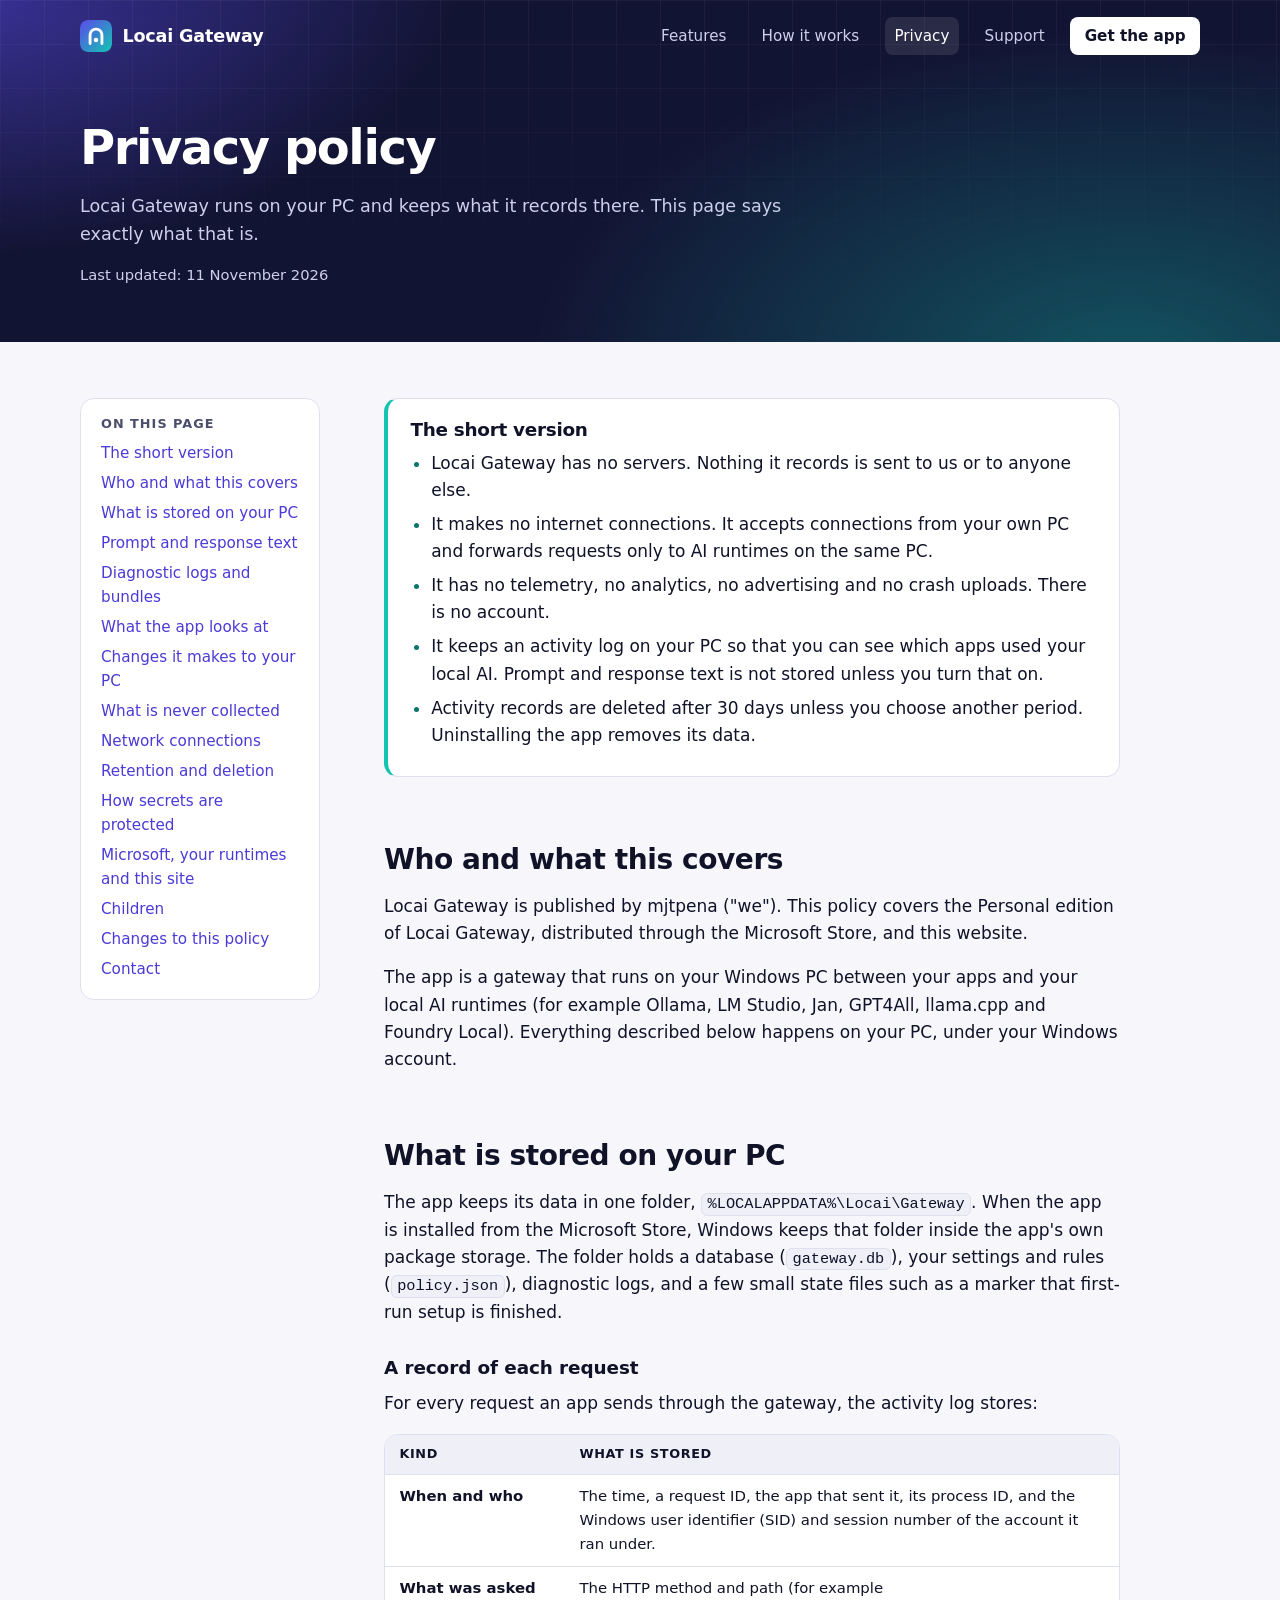
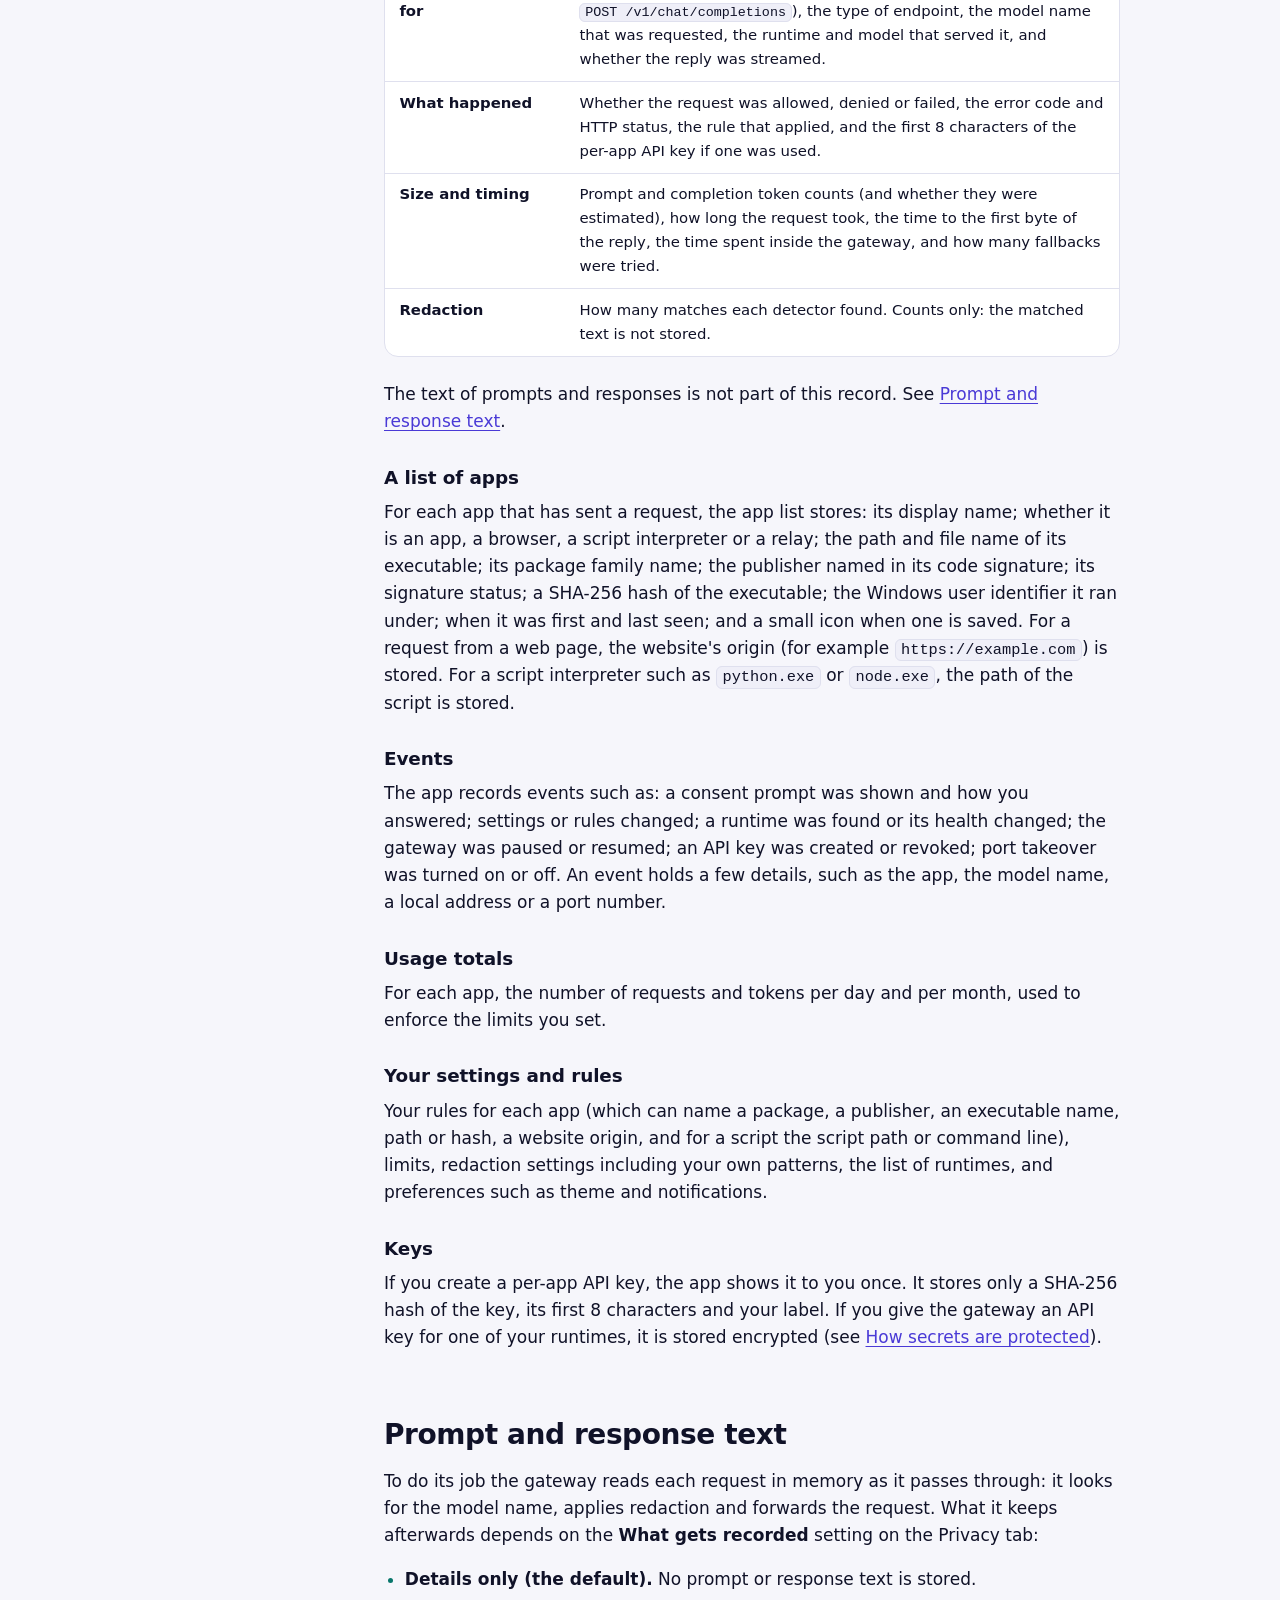
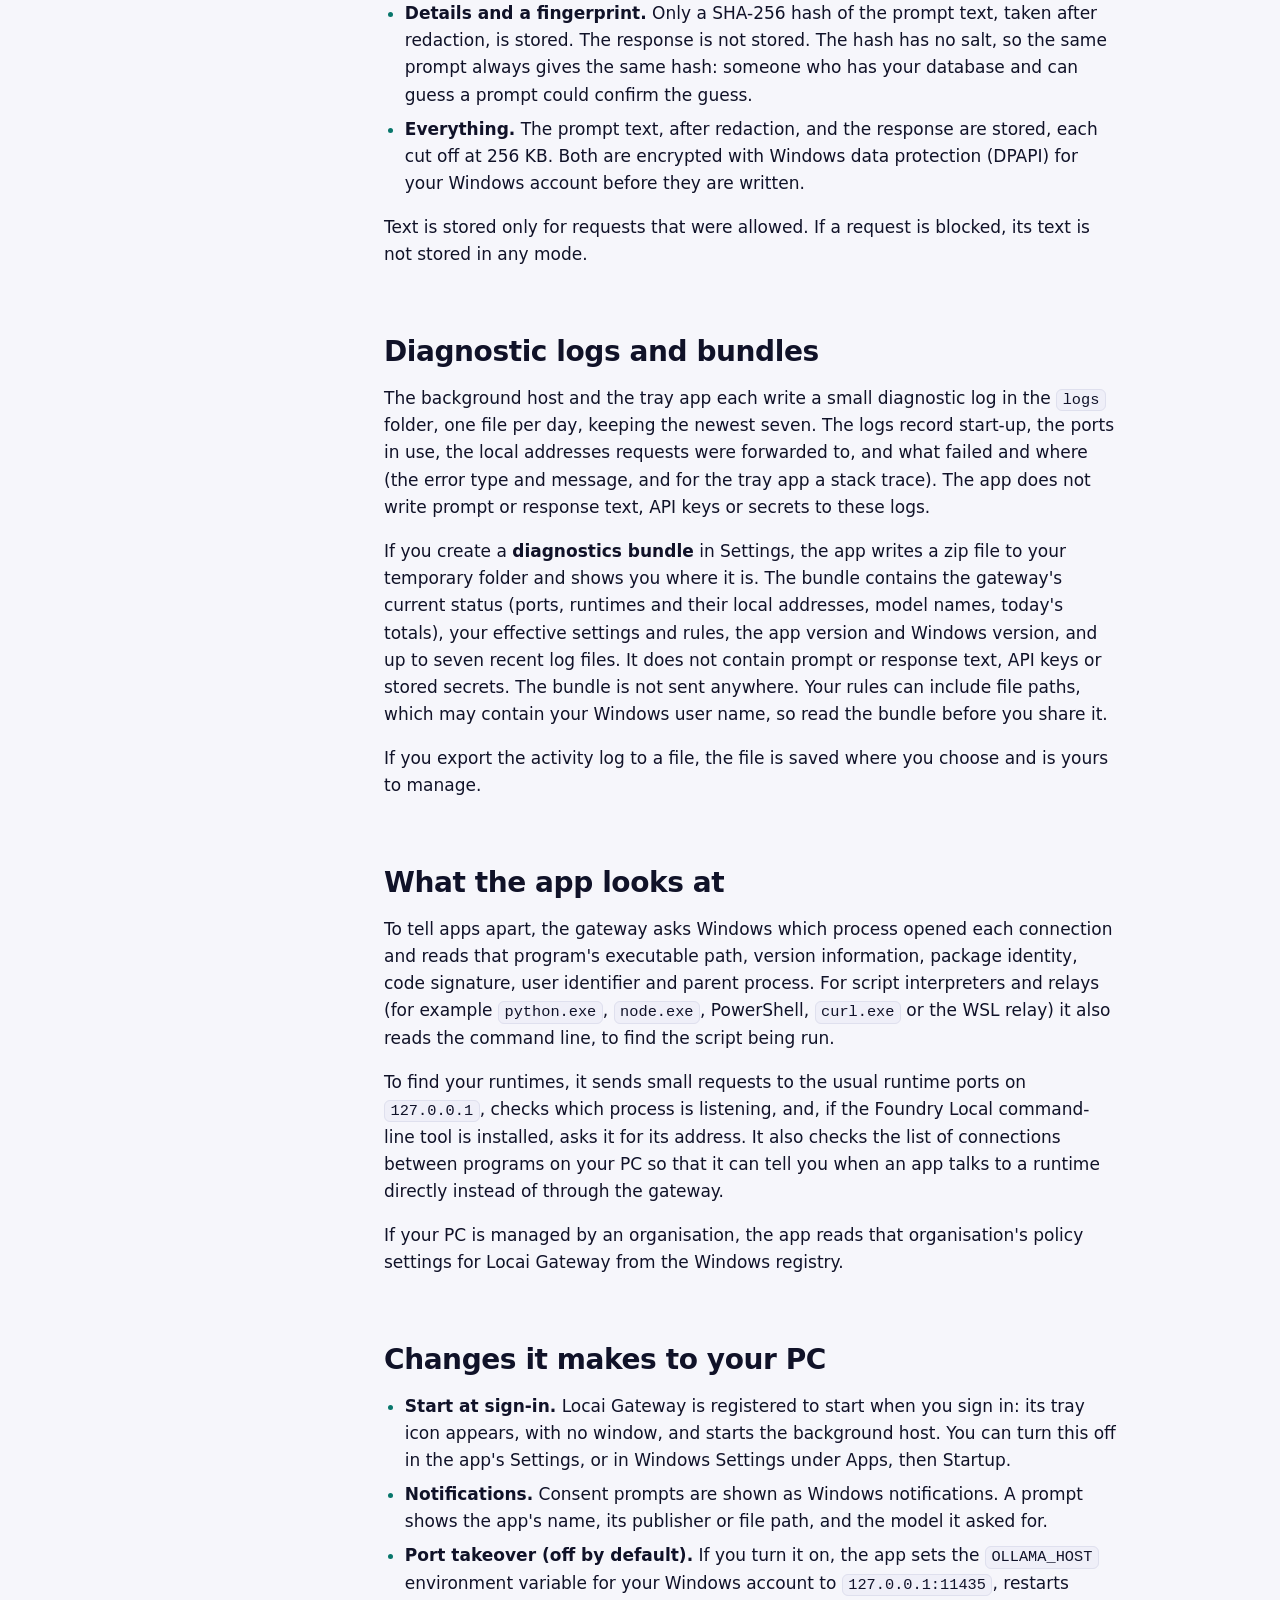
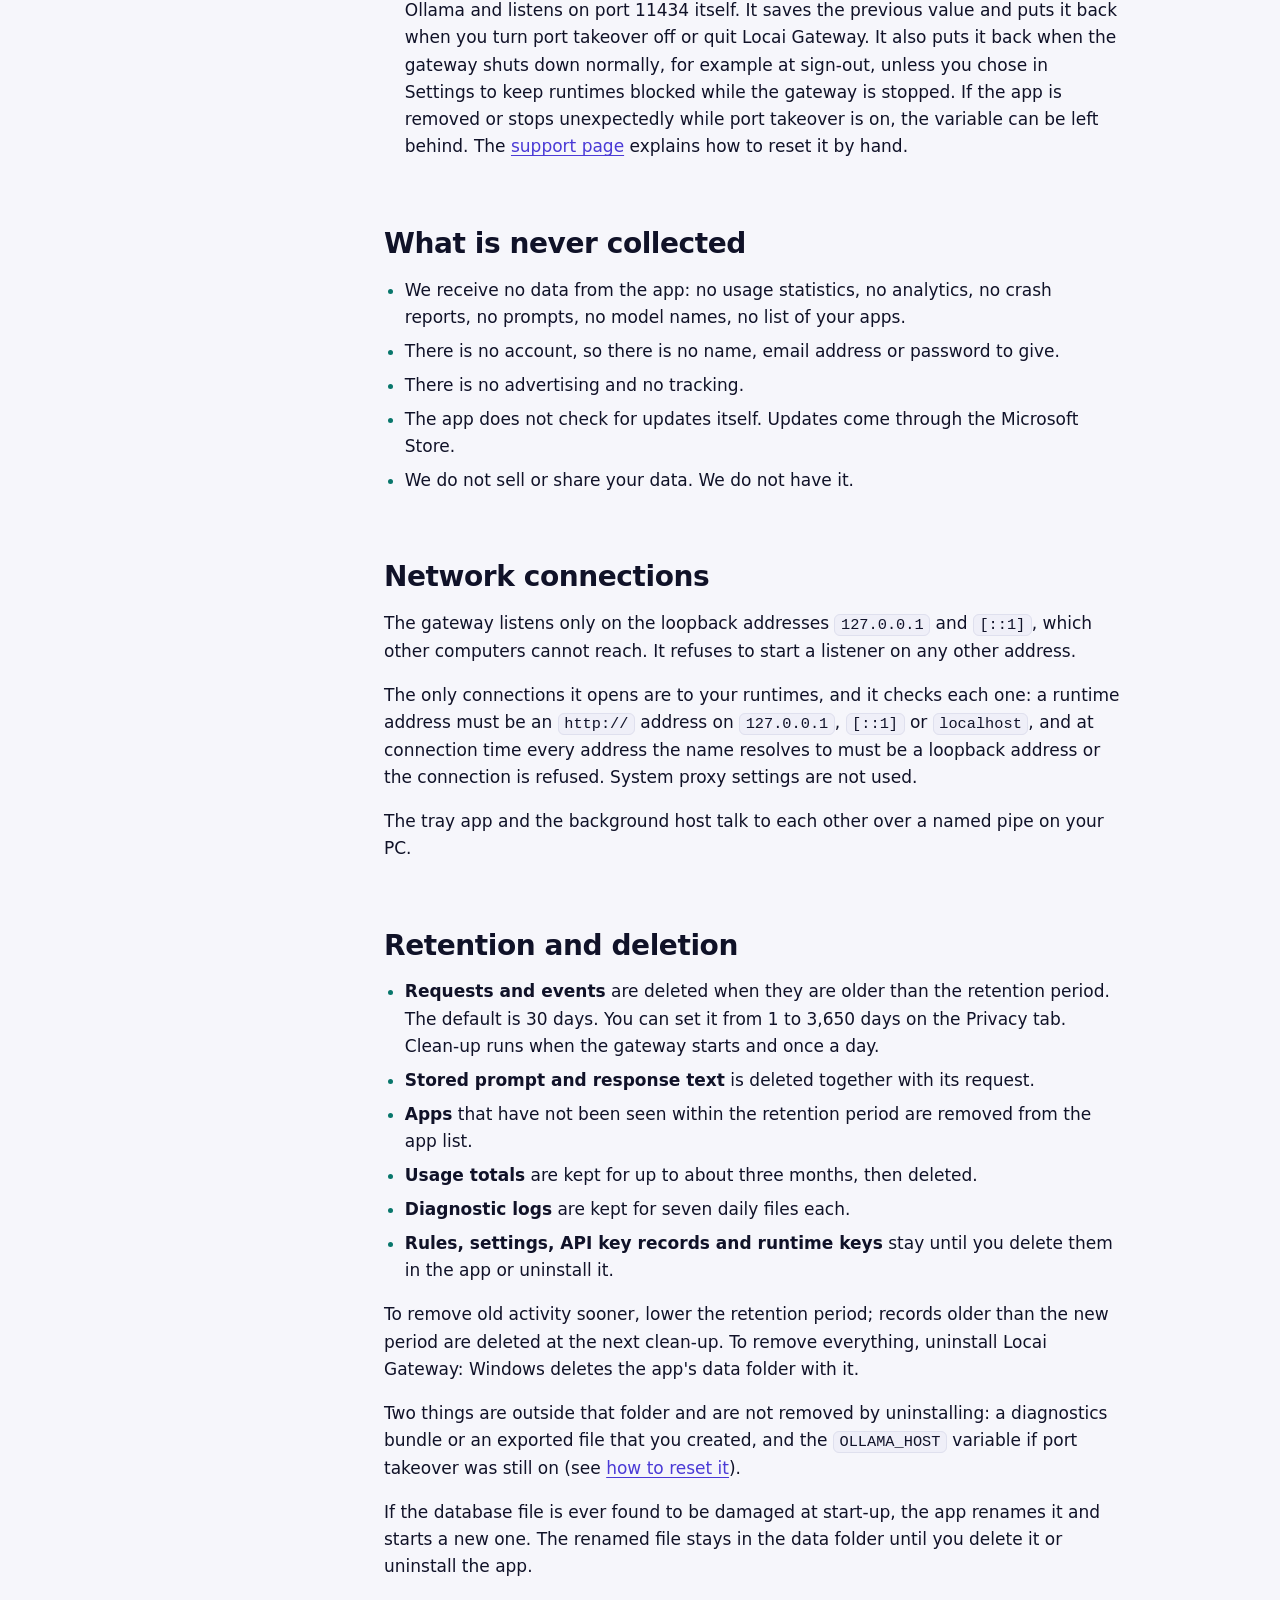
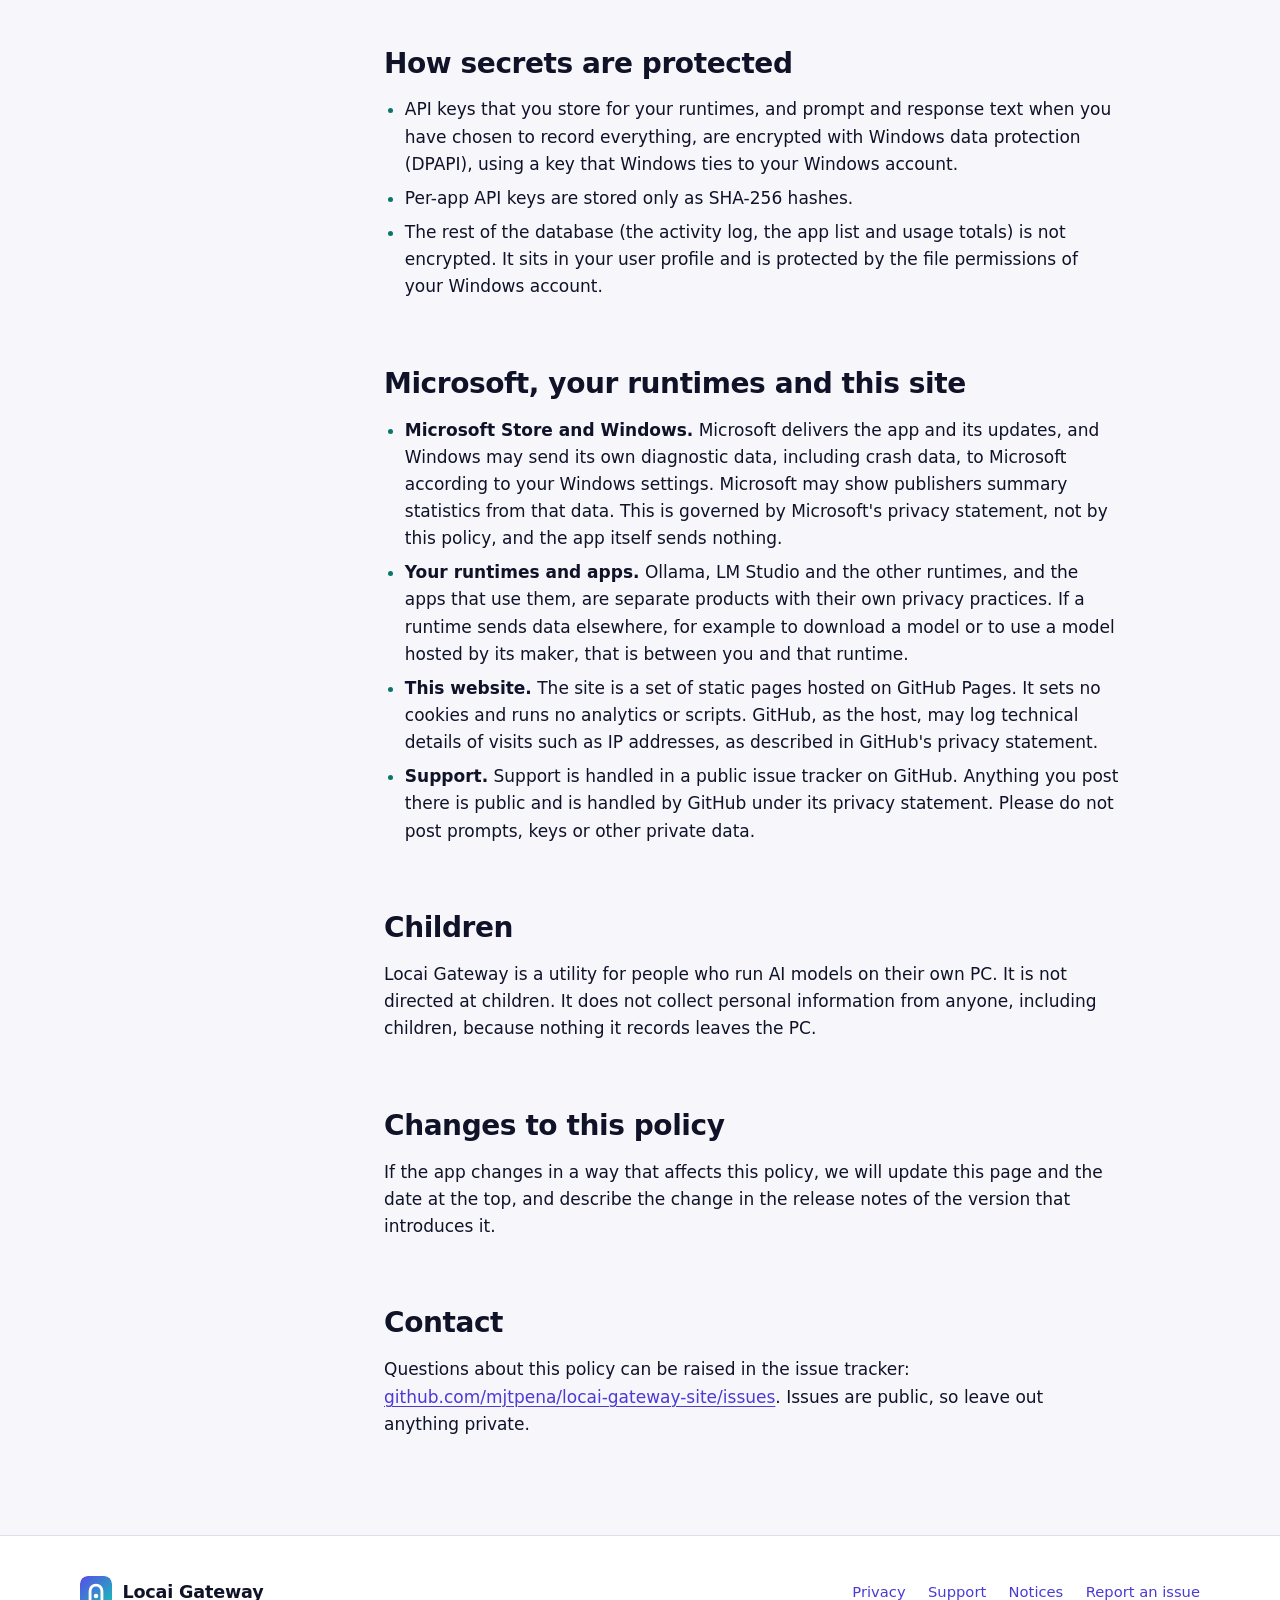
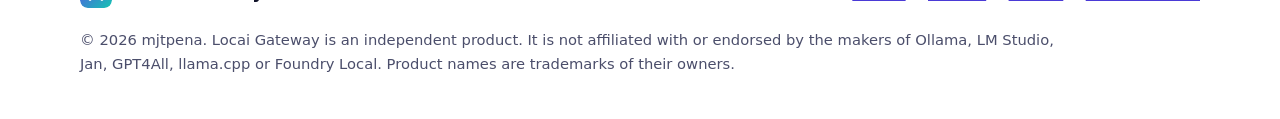
<file: privacy.html>
<!doctype html>
<html lang="en">
<head>
  <meta charset="utf-8">
  <meta name="viewport" content="width=device-width, initial-scale=1">
  <title>Privacy policy | Locai Gateway</title>
  <meta name="description" content="What Locai Gateway stores on your PC, what it never collects, how long records are kept and how to delete them. The app has no servers, no telemetry and makes no internet connections.">
  <meta name="color-scheme" content="light dark">
  <meta name="theme-color" content="#121433">
  <link rel="canonical" href="https://mjtpena.github.io/locai-gateway-site/privacy.html">
  <link rel="icon" href="assets/favicon.ico" sizes="any">
  <link rel="icon" href="assets/logo.svg" type="image/svg+xml">
  <link rel="icon" href="assets/favicon-32.png" type="image/png" sizes="32x32">
  <link rel="apple-touch-icon" href="assets/apple-touch-icon.png">
  <meta property="og:type" content="article">
  <meta property="og:site_name" content="Locai Gateway">
  <meta property="og:title" content="Privacy policy | Locai Gateway">
  <meta property="og:description" content="Locai Gateway runs on your PC, has no servers and no telemetry, and makes no internet connections.">
  <meta property="og:url" content="https://mjtpena.github.io/locai-gateway-site/privacy.html">
  <meta property="og:image" content="https://mjtpena.github.io/locai-gateway-site/assets/social.png">
  <link rel="stylesheet" href="styles.css">
</head>
<body>
  <a class="skip-link" href="#main">Skip to content</a>

  <header class="site-header">
    <div class="wrap">
      <a class="brand" href="./">
        <img src="assets/logo.svg" width="32" height="32" alt="">
        Locai Gateway
      </a>
      <nav class="site-nav" aria-label="Primary">
        <ul>
          <li class="nav-wide"><a href="./#features">Features</a></li>
          <li class="nav-wide"><a href="./#how">How it works</a></li>
          <li><a href="privacy.html" aria-current="page">Privacy</a></li>
          <li><a href="support.html">Support</a></li>
          <li><a class="nav-cta" href="./#get">Get the app</a></li>
        </ul>
      </nav>
    </div>
  </header>

  <main id="main">
    <div class="band page-hero">
      <div class="wrap">
        <h1>Privacy policy</h1>
        <p>Locai Gateway runs on your PC and keeps what it records there. This page says exactly what that is.</p>
        <p class="updated">Last updated: <time datetime="2026-11-11">11 November 2026</time></p>
      </div>
    </div>

    <div class="page">
      <div class="wrap with-toc">
        <nav class="toc" aria-labelledby="toc-title">
          <h2 id="toc-title">On this page</h2>
          <ol>
            <li><a href="#summary">The short version</a></li>
            <li><a href="#scope">Who and what this covers</a></li>
            <li><a href="#stored">What is stored on your PC</a></li>
            <li><a href="#content">Prompt and response text</a></li>
            <li><a href="#logs">Diagnostic logs and bundles</a></li>
            <li><a href="#reads">What the app looks at</a></li>
            <li><a href="#changes-pc">Changes it makes to your PC</a></li>
            <li><a href="#never">What is never collected</a></li>
            <li><a href="#network">Network connections</a></li>
            <li><a href="#retention">Retention and deletion</a></li>
            <li><a href="#secrets">How secrets are protected</a></li>
            <li><a href="#third">Microsoft, your runtimes and this site</a></li>
            <li><a href="#children">Children</a></li>
            <li><a href="#updates">Changes to this policy</a></li>
            <li><a href="#contact">Contact</a></li>
          </ol>
        </nav>

        <article class="prose">
          <section class="callout" id="summary" aria-labelledby="summary-title">
            <h2 id="summary-title">The short version</h2>
            <ul>
              <li>Locai Gateway has no servers. Nothing it records is sent to us or to anyone else.</li>
              <li>It makes no internet connections. It accepts connections from your own PC and forwards requests only to AI runtimes on the same PC.</li>
              <li>It has no telemetry, no analytics, no advertising and no crash uploads. There is no account.</li>
              <li>It keeps an activity log on your PC so that you can see which apps used your local AI. Prompt and response text is not stored unless you turn that on.</li>
              <li>Activity records are deleted after 30 days unless you choose another period. Uninstalling the app removes its data.</li>
            </ul>
          </section>

          <section id="scope" aria-labelledby="scope-title">
            <h2 id="scope-title">Who and what this covers</h2>
            <p>Locai Gateway is published by mjtpena ("we"). This policy covers the Personal edition of Locai Gateway, distributed through the Microsoft Store, and this website.</p>
            <p>The app is a gateway that runs on your Windows PC between your apps and your local AI runtimes (for example Ollama, LM Studio, Jan, GPT4All, llama.cpp and Foundry Local). Everything described below happens on your PC, under your Windows account.</p>
          </section>

          <section id="stored" aria-labelledby="stored-title">
            <h2 id="stored-title">What is stored on your PC</h2>
            <p>The app keeps its data in one folder, <code>%LOCALAPPDATA%\Locai\Gateway</code>. When the app is installed from the Microsoft Store, Windows keeps that folder inside the app's own package storage. The folder holds a database (<code>gateway.db</code>), your settings and rules (<code>policy.json</code>), diagnostic logs, and a few small state files such as a marker that first-run setup is finished.</p>

            <h3>A record of each request</h3>
            <p>For every request an app sends through the gateway, the activity log stores:</p>
            <div class="table-scroll" role="region" aria-label="Fields stored for each request" tabindex="0">
              <table class="data-table stack">
                <thead>
                  <tr><th scope="col">Kind</th><th scope="col">What is stored</th></tr>
                </thead>
                <tbody>
                  <tr><th scope="row">When and who</th><td>The time, a request ID, the app that sent it, its process ID, and the Windows user identifier (SID) and session number of the account it ran under.</td></tr>
                  <tr><th scope="row">What was asked for</th><td>The HTTP method and path (for example <code>POST /v1/chat/completions</code>), the type of endpoint, the model name that was requested, the runtime and model that served it, and whether the reply was streamed.</td></tr>
                  <tr><th scope="row">What happened</th><td>Whether the request was allowed, denied or failed, the error code and HTTP status, the rule that applied, and the first 8 characters of the per-app API key if one was used.</td></tr>
                  <tr><th scope="row">Size and timing</th><td>Prompt and completion token counts (and whether they were estimated), how long the request took, the time to the first byte of the reply, the time spent inside the gateway, and how many fallbacks were tried.</td></tr>
                  <tr><th scope="row">Redaction</th><td>How many matches each detector found. Counts only: the matched text is not stored.</td></tr>
                </tbody>
              </table>
            </div>
            <p>The text of prompts and responses is not part of this record. See <a href="#content">Prompt and response text</a>.</p>

            <h3>A list of apps</h3>
            <p>For each app that has sent a request, the app list stores: its display name; whether it is an app, a browser, a script interpreter or a relay; the path and file name of its executable; its package family name; the publisher named in its code signature; its signature status; a SHA-256 hash of the executable; the Windows user identifier it ran under; when it was first and last seen; and a small icon when one is saved. For a request from a web page, the website's origin (for example <code>https://example.com</code>) is stored. For a script interpreter such as <code>python.exe</code> or <code>node.exe</code>, the path of the script is stored.</p>

            <h3>Events</h3>
            <p>The app records events such as: a consent prompt was shown and how you answered; settings or rules changed; a runtime was found or its health changed; the gateway was paused or resumed; an API key was created or revoked; port takeover was turned on or off. An event holds a few details, such as the app, the model name, a local address or a port number.</p>

            <h3>Usage totals</h3>
            <p>For each app, the number of requests and tokens per day and per month, used to enforce the limits you set.</p>

            <h3>Your settings and rules</h3>
            <p>Your rules for each app (which can name a package, a publisher, an executable name, path or hash, a website origin, and for a script the script path or command line), limits, redaction settings including your own patterns, the list of runtimes, and preferences such as theme and notifications.</p>

            <h3>Keys</h3>
            <p>If you create a per-app API key, the app shows it to you once. It stores only a SHA-256 hash of the key, its first 8 characters and your label. If you give the gateway an API key for one of your runtimes, it is stored encrypted (see <a href="#secrets">How secrets are protected</a>).</p>
          </section>

          <section id="content" aria-labelledby="content-title">
            <h2 id="content-title">Prompt and response text</h2>
            <p>To do its job the gateway reads each request in memory as it passes through: it looks for the model name, applies redaction and forwards the request. What it keeps afterwards depends on the <strong>What gets recorded</strong> setting on the Privacy tab:</p>
            <ul>
              <li><strong>Details only (the default).</strong> No prompt or response text is stored.</li>
              <li><strong>Details and a fingerprint.</strong> Only a SHA-256 hash of the prompt text, taken after redaction, is stored. The response is not stored. The hash has no salt, so the same prompt always gives the same hash: someone who has your database and can guess a prompt could confirm the guess.</li>
              <li><strong>Everything.</strong> The prompt text, after redaction, and the response are stored, each cut off at 256 KB. Both are encrypted with Windows data protection (DPAPI) for your Windows account before they are written.</li>
            </ul>
            <p>Text is stored only for requests that were allowed. If a request is blocked, its text is not stored in any mode.</p>
          </section>

          <section id="logs" aria-labelledby="logs-title">
            <h2 id="logs-title">Diagnostic logs and bundles</h2>
            <p>The background host and the tray app each write a small diagnostic log in the <code>logs</code> folder, one file per day, keeping the newest seven. The logs record start-up, the ports in use, the local addresses requests were forwarded to, and what failed and where (the error type and message, and for the tray app a stack trace). The app does not write prompt or response text, API keys or secrets to these logs.</p>
            <p>If you create a <strong>diagnostics bundle</strong> in Settings, the app writes a zip file to your temporary folder and shows you where it is. The bundle contains the gateway's current status (ports, runtimes and their local addresses, model names, today's totals), your effective settings and rules, the app version and Windows version, and up to seven recent log files. It does not contain prompt or response text, API keys or stored secrets. The bundle is not sent anywhere. Your rules can include file paths, which may contain your Windows user name, so read the bundle before you share it.</p>
            <p>If you export the activity log to a file, the file is saved where you choose and is yours to manage.</p>
          </section>

          <section id="reads" aria-labelledby="reads-title">
            <h2 id="reads-title">What the app looks at</h2>
            <p>To tell apps apart, the gateway asks Windows which process opened each connection and reads that program's executable path, version information, package identity, code signature, user identifier and parent process. For script interpreters and relays (for example <code>python.exe</code>, <code>node.exe</code>, PowerShell, <code>curl.exe</code> or the WSL relay) it also reads the command line, to find the script being run.</p>
            <p>To find your runtimes, it sends small requests to the usual runtime ports on <code>127.0.0.1</code>, checks which process is listening, and, if the Foundry Local command-line tool is installed, asks it for its address. It also checks the list of connections between programs on your PC so that it can tell you when an app talks to a runtime directly instead of through the gateway.</p>
            <p>If your PC is managed by an organisation, the app reads that organisation's policy settings for Locai Gateway from the Windows registry.</p>
          </section>

          <section id="changes-pc" aria-labelledby="changes-pc-title">
            <h2 id="changes-pc-title">Changes it makes to your PC</h2>
            <ul>
              <li><strong>Start at sign-in.</strong> Locai Gateway is registered to start when you sign in: its tray icon appears, with no window, and starts the background host. You can turn this off in the app's Settings, or in Windows Settings under Apps, then Startup.</li>
              <li><strong>Notifications.</strong> Consent prompts are shown as Windows notifications. A prompt shows the app's name, its publisher or file path, and the model it asked for.</li>
              <li><strong>Port takeover (off by default).</strong> If you turn it on, the app sets the <code>OLLAMA_HOST</code> environment variable for your Windows account to <code>127.0.0.1:11435</code>, restarts Ollama and listens on port 11434 itself. It saves the previous value and puts it back when you turn port takeover off or quit Locai Gateway. It also puts it back when the gateway shuts down normally, for example at sign-out, unless you chose in Settings to keep runtimes blocked while the gateway is stopped. If the app is removed or stops unexpectedly while port takeover is on, the variable can be left behind. The <a href="support.html#undo-port-takeover">support page</a> explains how to reset it by hand.</li>
            </ul>
          </section>

          <section id="never" aria-labelledby="never-title">
            <h2 id="never-title">What is never collected</h2>
            <ul>
              <li>We receive no data from the app: no usage statistics, no analytics, no crash reports, no prompts, no model names, no list of your apps.</li>
              <li>There is no account, so there is no name, email address or password to give.</li>
              <li>There is no advertising and no tracking.</li>
              <li>The app does not check for updates itself. Updates come through the Microsoft Store.</li>
              <li>We do not sell or share your data. We do not have it.</li>
            </ul>
          </section>

          <section id="network" aria-labelledby="network-title">
            <h2 id="network-title">Network connections</h2>
            <p>The gateway listens only on the loopback addresses <code>127.0.0.1</code> and <code>[::1]</code>, which other computers cannot reach. It refuses to start a listener on any other address.</p>
            <p>The only connections it opens are to your runtimes, and it checks each one: a runtime address must be an <code>http://</code> address on <code>127.0.0.1</code>, <code>[::1]</code> or <code>localhost</code>, and at connection time every address the name resolves to must be a loopback address or the connection is refused. System proxy settings are not used.</p>
            <p>The tray app and the background host talk to each other over a named pipe on your PC.</p>
          </section>

          <section id="retention" aria-labelledby="retention-title">
            <h2 id="retention-title">Retention and deletion</h2>
            <ul>
              <li><strong>Requests and events</strong> are deleted when they are older than the retention period. The default is 30 days. You can set it from 1 to 3,650 days on the Privacy tab. Clean-up runs when the gateway starts and once a day.</li>
              <li><strong>Stored prompt and response text</strong> is deleted together with its request.</li>
              <li><strong>Apps</strong> that have not been seen within the retention period are removed from the app list.</li>
              <li><strong>Usage totals</strong> are kept for up to about three months, then deleted.</li>
              <li><strong>Diagnostic logs</strong> are kept for seven daily files each.</li>
              <li><strong>Rules, settings, API key records and runtime keys</strong> stay until you delete them in the app or uninstall it.</li>
            </ul>
            <p>To remove old activity sooner, lower the retention period; records older than the new period are deleted at the next clean-up. To remove everything, uninstall Locai Gateway: Windows deletes the app's data folder with it.</p>
            <p>Two things are outside that folder and are not removed by uninstalling: a diagnostics bundle or an exported file that you created, and the <code>OLLAMA_HOST</code> variable if port takeover was still on (see <a href="support.html#undo-port-takeover">how to reset it</a>).</p>
            <p>If the database file is ever found to be damaged at start-up, the app renames it and starts a new one. The renamed file stays in the data folder until you delete it or uninstall the app.</p>
          </section>

          <section id="secrets" aria-labelledby="secrets-title">
            <h2 id="secrets-title">How secrets are protected</h2>
            <ul>
              <li>API keys that you store for your runtimes, and prompt and response text when you have chosen to record everything, are encrypted with Windows data protection (DPAPI), using a key that Windows ties to your Windows account.</li>
              <li>Per-app API keys are stored only as SHA-256 hashes.</li>
              <li>The rest of the database (the activity log, the app list and usage totals) is not encrypted. It sits in your user profile and is protected by the file permissions of your Windows account.</li>
            </ul>
          </section>

          <section id="third" aria-labelledby="third-title">
            <h2 id="third-title">Microsoft, your runtimes and this site</h2>
            <ul>
              <li><strong>Microsoft Store and Windows.</strong> Microsoft delivers the app and its updates, and Windows may send its own diagnostic data, including crash data, to Microsoft according to your Windows settings. Microsoft may show publishers summary statistics from that data. This is governed by Microsoft's privacy statement, not by this policy, and the app itself sends nothing.</li>
              <li><strong>Your runtimes and apps.</strong> Ollama, LM Studio and the other runtimes, and the apps that use them, are separate products with their own privacy practices. If a runtime sends data elsewhere, for example to download a model or to use a model hosted by its maker, that is between you and that runtime.</li>
              <li><strong>This website.</strong> The site is a set of static pages hosted on GitHub Pages. It sets no cookies and runs no analytics or scripts. GitHub, as the host, may log technical details of visits such as IP addresses, as described in GitHub's privacy statement.</li>
              <li><strong>Support.</strong> Support is handled in a public issue tracker on GitHub. Anything you post there is public and is handled by GitHub under its privacy statement. Please do not post prompts, keys or other private data.</li>
            </ul>
          </section>

          <section id="children" aria-labelledby="children-title">
            <h2 id="children-title">Children</h2>
            <p>Locai Gateway is a utility for people who run AI models on their own PC. It is not directed at children. It does not collect personal information from anyone, including children, because nothing it records leaves the PC.</p>
          </section>

          <section id="updates" aria-labelledby="updates-title">
            <h2 id="updates-title">Changes to this policy</h2>
            <p>If the app changes in a way that affects this policy, we will update this page and the date at the top, and describe the change in the release notes of the version that introduces it.</p>
          </section>

          <section id="contact" aria-labelledby="contact-title">
            <h2 id="contact-title">Contact</h2>
            <p>Questions about this policy can be raised in the issue tracker: <a href="https://github.com/mjtpena/locai-gateway-site/issues" rel="noopener">github.com/mjtpena/locai-gateway-site/issues</a>. Issues are public, so leave out anything private.</p>
          </section>
        </article>
      </div>
    </div>
  </main>

  <footer class="site-footer">
    <div class="wrap">
      <div class="footer-top">
        <a class="brand" href="./">
          <img src="assets/logo.svg" width="32" height="32" alt="">
          Locai Gateway
        </a>
        <nav aria-label="Footer">
          <ul>
            <li><a href="privacy.html" aria-current="page">Privacy</a></li>
            <li><a href="support.html">Support</a></li>
            <li><a href="notices.html">Notices</a></li>
            <li><a href="https://github.com/mjtpena/locai-gateway-site/issues" rel="noopener">Report an issue</a></li>
          </ul>
        </nav>
      </div>
      <p>&copy; 2026 mjtpena. Locai Gateway is an independent product. It is not affiliated with or endorsed by the makers of Ollama, LM Studio, Jan, GPT4All, llama.cpp or Foundry Local. Product names are trademarks of their owners.</p>
    </div>
  </footer>
</body>
</html>
</file>
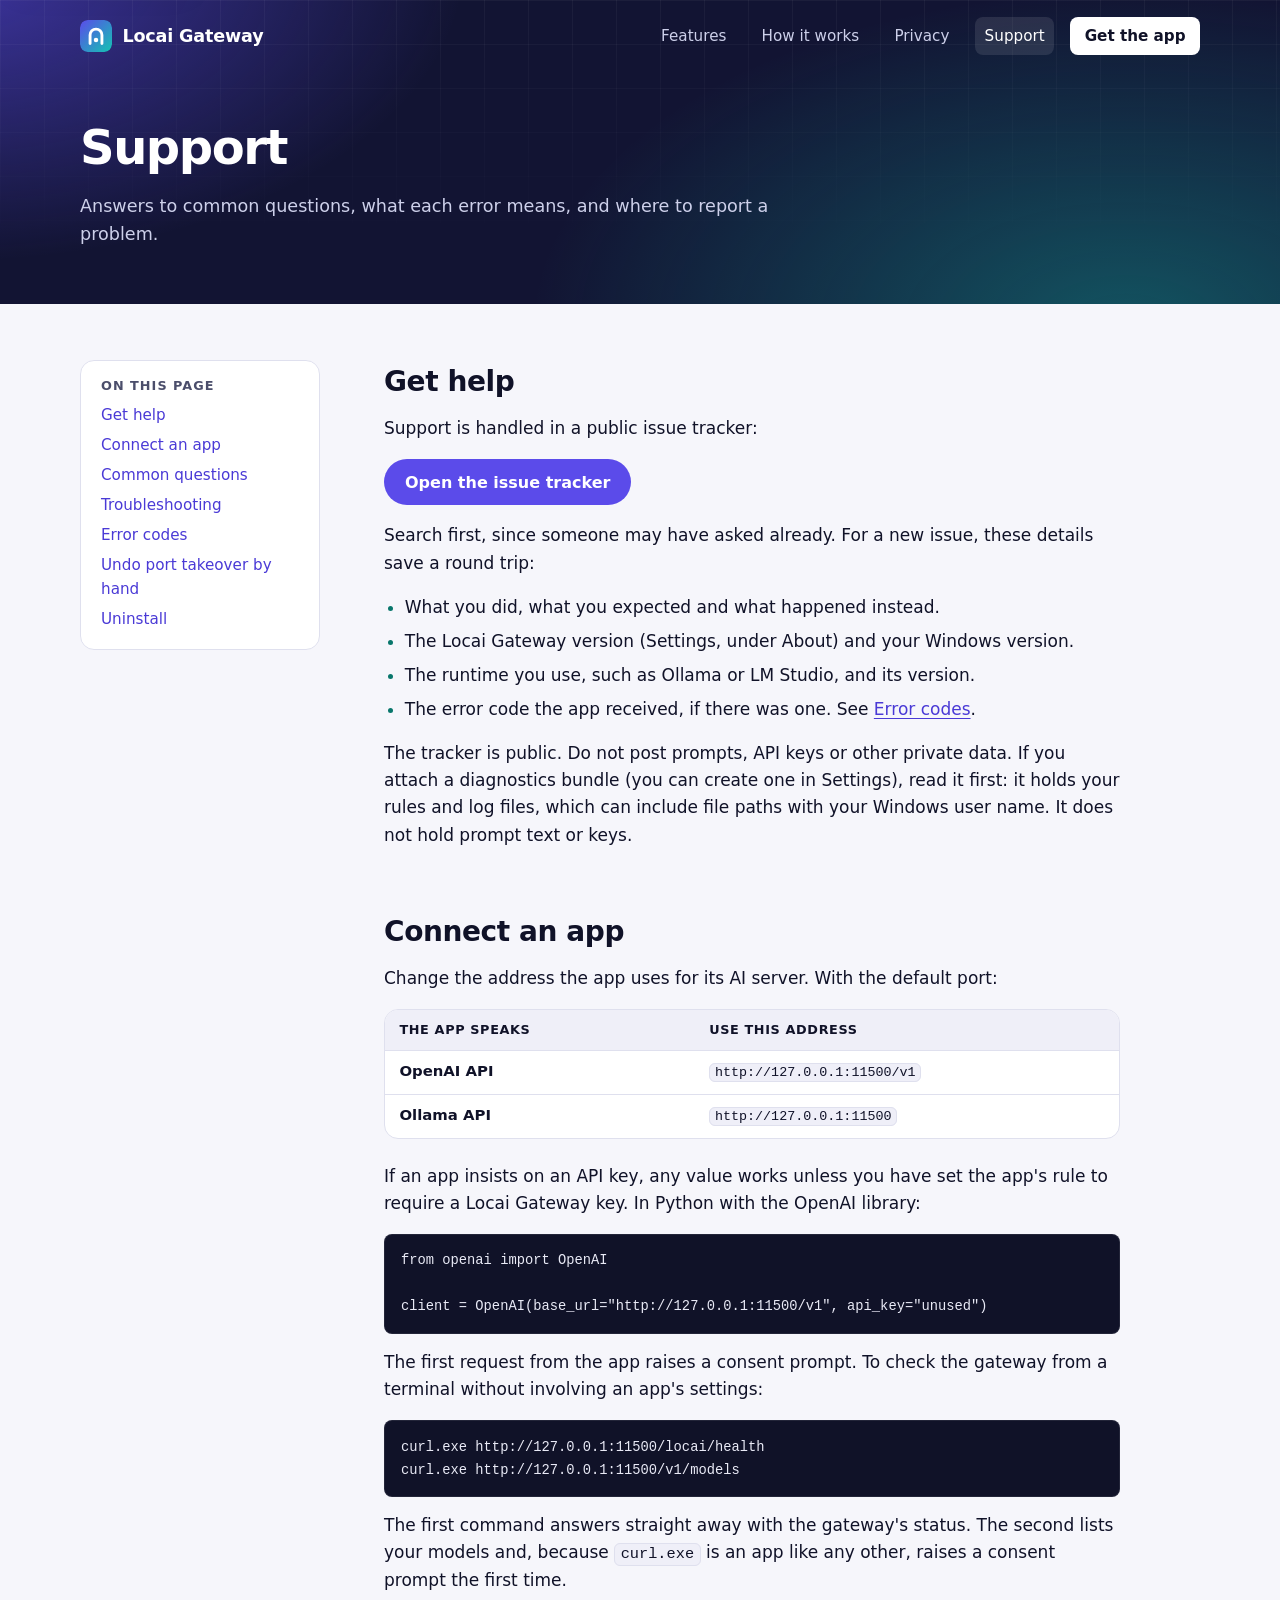
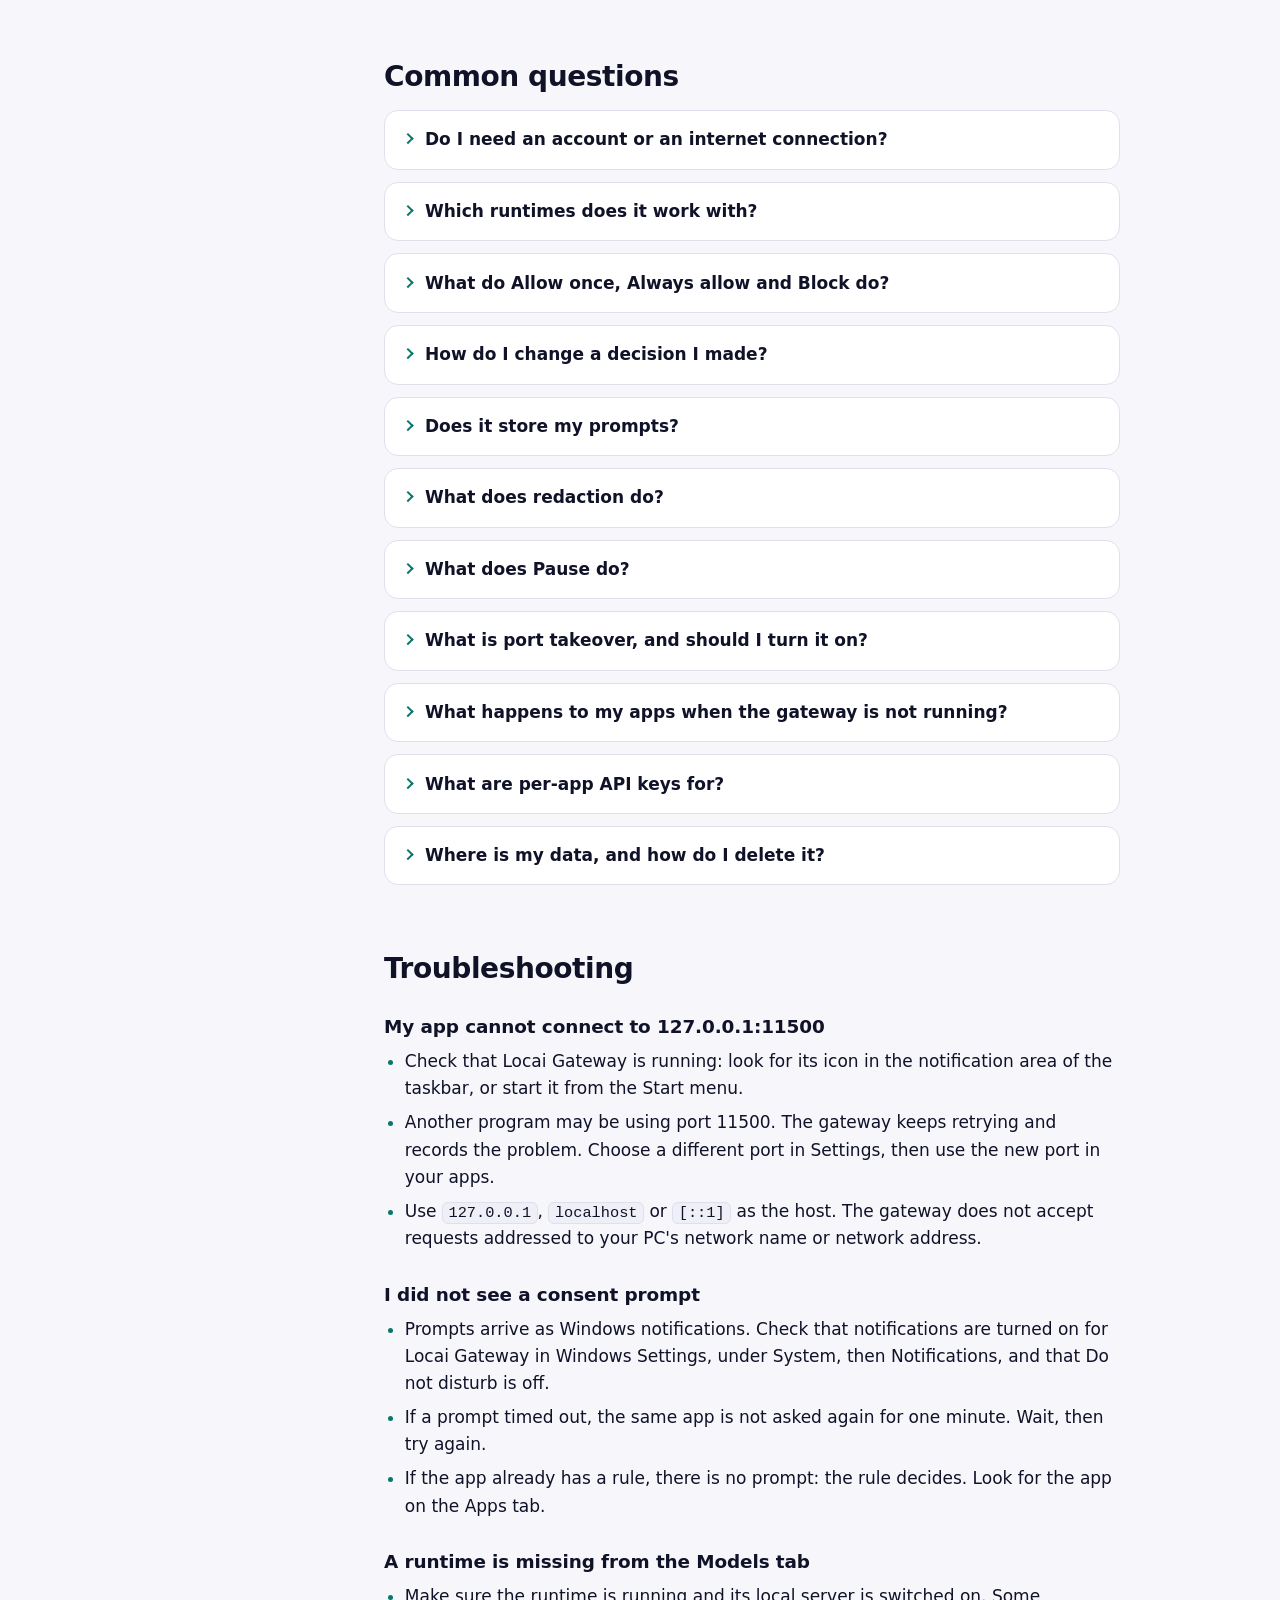
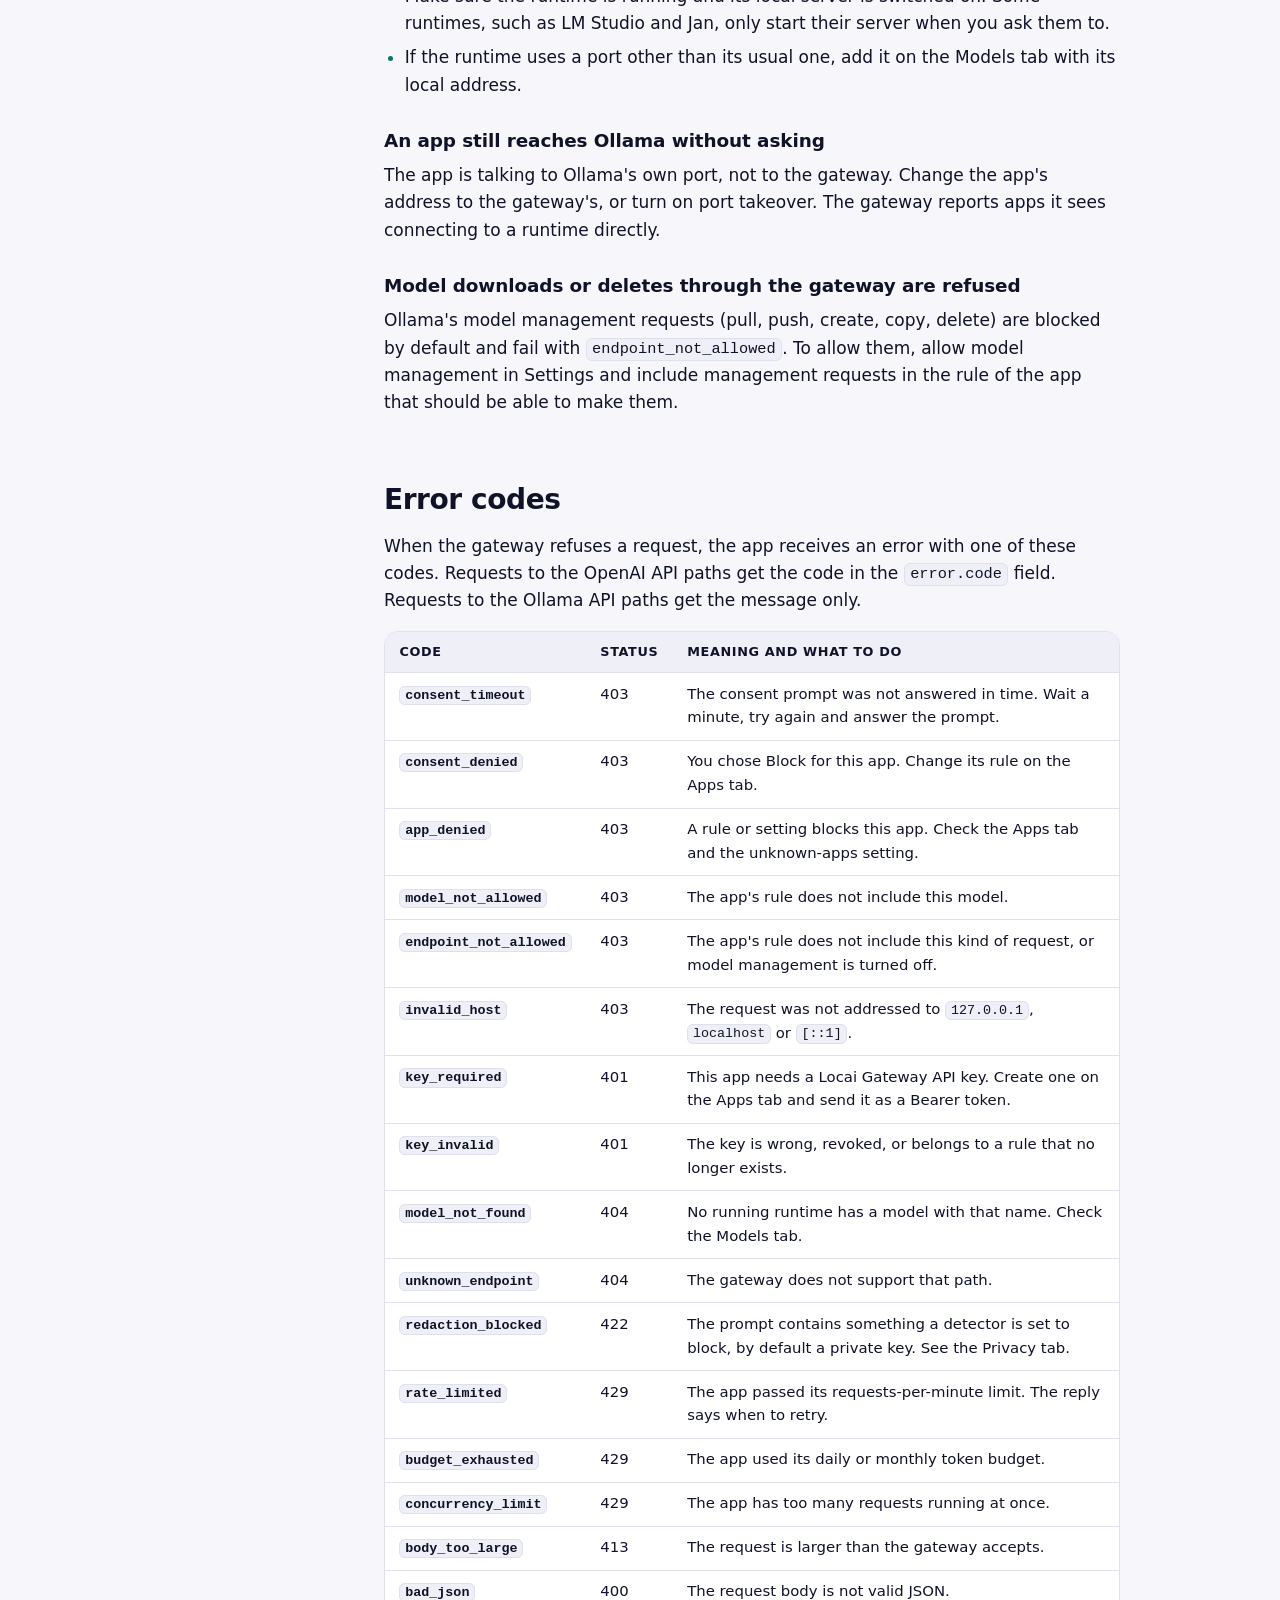
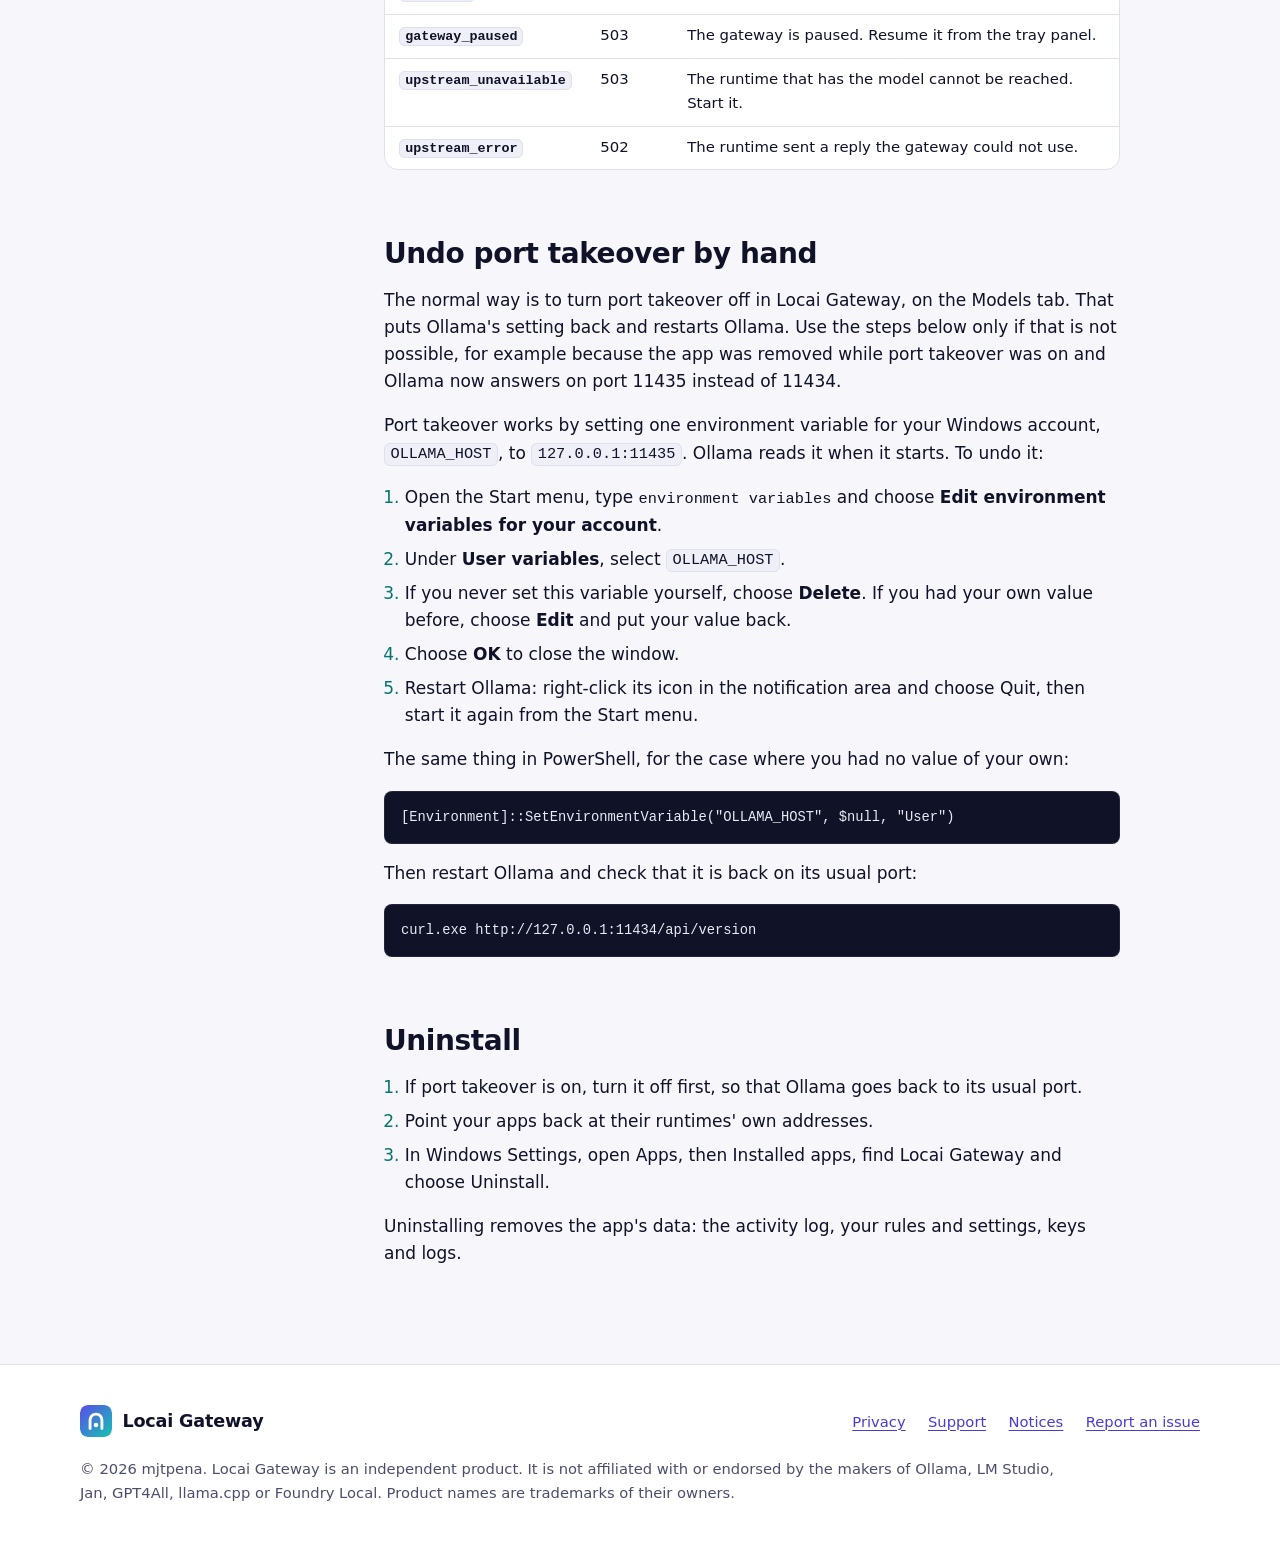
<file: support.html>
<!doctype html>
<html lang="en">
<head>
  <meta charset="utf-8">
  <meta name="viewport" content="width=device-width, initial-scale=1">
  <title>Support | Locai Gateway</title>
  <meta name="description" content="Help for Locai Gateway: common questions, what each error code means, how to connect apps, how to undo port takeover by hand, and where to report a problem.">
  <meta name="color-scheme" content="light dark">
  <meta name="theme-color" content="#121433">
  <link rel="canonical" href="https://mjtpena.github.io/locai-gateway-site/support.html">
  <link rel="icon" href="assets/favicon.ico" sizes="any">
  <link rel="icon" href="assets/logo.svg" type="image/svg+xml">
  <link rel="icon" href="assets/favicon-32.png" type="image/png" sizes="32x32">
  <link rel="apple-touch-icon" href="assets/apple-touch-icon.png">
  <meta property="og:type" content="article">
  <meta property="og:site_name" content="Locai Gateway">
  <meta property="og:title" content="Support | Locai Gateway">
  <meta property="og:description" content="Common questions, error codes, troubleshooting and where to report a problem.">
  <meta property="og:url" content="https://mjtpena.github.io/locai-gateway-site/support.html">
  <meta property="og:image" content="https://mjtpena.github.io/locai-gateway-site/assets/social.png">
  <link rel="stylesheet" href="styles.css">
</head>
<body>
  <a class="skip-link" href="#main">Skip to content</a>

  <header class="site-header">
    <div class="wrap">
      <a class="brand" href="./">
        <img src="assets/logo.svg" width="32" height="32" alt="">
        Locai Gateway
      </a>
      <nav class="site-nav" aria-label="Primary">
        <ul>
          <li class="nav-wide"><a href="./#features">Features</a></li>
          <li class="nav-wide"><a href="./#how">How it works</a></li>
          <li><a href="privacy.html">Privacy</a></li>
          <li><a href="support.html" aria-current="page">Support</a></li>
          <li><a class="nav-cta" href="./#get">Get the app</a></li>
        </ul>
      </nav>
    </div>
  </header>

  <main id="main">
    <div class="band page-hero">
      <div class="wrap">
        <h1>Support</h1>
        <p>Answers to common questions, what each error means, and where to report a problem.</p>
      </div>
    </div>

    <div class="page">
      <div class="wrap with-toc">
        <nav class="toc" aria-labelledby="toc-title">
          <h2 id="toc-title">On this page</h2>
          <ol>
            <li><a href="#help">Get help</a></li>
            <li><a href="#connect">Connect an app</a></li>
            <li><a href="#faq">Common questions</a></li>
            <li><a href="#troubleshooting">Troubleshooting</a></li>
            <li><a href="#errors">Error codes</a></li>
            <li><a href="#undo-port-takeover">Undo port takeover by hand</a></li>
            <li><a href="#uninstall">Uninstall</a></li>
          </ol>
        </nav>

        <article class="prose">
          <section id="help" aria-labelledby="help-title">
            <h2 id="help-title">Get help</h2>
            <p>Support is handled in a public issue tracker:</p>
            <p><a class="button button--primary" href="https://github.com/mjtpena/locai-gateway-site/issues" rel="noopener">Open the issue tracker</a></p>
            <p>Search first, since someone may have asked already. For a new issue, these details save a round trip:</p>
            <ul>
              <li>What you did, what you expected and what happened instead.</li>
              <li>The Locai Gateway version (Settings, under About) and your Windows version.</li>
              <li>The runtime you use, such as Ollama or LM Studio, and its version.</li>
              <li>The error code the app received, if there was one. See <a href="#errors">Error codes</a>.</li>
            </ul>
            <p>The tracker is public. Do not post prompts, API keys or other private data. If you attach a diagnostics bundle (you can create one in Settings), read it first: it holds your rules and log files, which can include file paths with your Windows user name. It does not hold prompt text or keys.</p>
          </section>

          <section id="connect" aria-labelledby="connect-title">
            <h2 id="connect-title">Connect an app</h2>
            <p>Change the address the app uses for its AI server. With the default port:</p>
            <div class="table-scroll" role="region" aria-label="Gateway addresses" tabindex="0">
              <table class="data-table stack">
                <thead>
                  <tr><th scope="col">The app speaks</th><th scope="col">Use this address</th></tr>
                </thead>
                <tbody>
                  <tr><th scope="row">OpenAI API</th><td><code>http://127.0.0.1:11500/v1</code></td></tr>
                  <tr><th scope="row">Ollama API</th><td><code>http://127.0.0.1:11500</code></td></tr>
                </tbody>
              </table>
            </div>
            <p>If an app insists on an API key, any value works unless you have set the app's rule to require a Locai Gateway key. In Python with the OpenAI library:</p>
<pre><code>from openai import OpenAI

client = OpenAI(base_url="http://127.0.0.1:11500/v1", api_key="unused")</code></pre>
            <p>The first request from the app raises a consent prompt. To check the gateway from a terminal without involving an app's settings:</p>
<pre><code>curl.exe http://127.0.0.1:11500/locai/health
curl.exe http://127.0.0.1:11500/v1/models</code></pre>
            <p>The first command answers straight away with the gateway's status. The second lists your models and, because <code>curl.exe</code> is an app like any other, raises a consent prompt the first time.</p>
          </section>

          <section id="faq" aria-labelledby="faq-title">
            <h2 id="faq-title">Common questions</h2>

            <details>
              <summary>Do I need an account or an internet connection?</summary>
              <p>No. There is no account, and the gateway makes no internet connections. It works with the network cable unplugged, as long as your runtime does.</p>
            </details>

            <details>
              <summary>Which runtimes does it work with?</summary>
              <p>It looks for Ollama, LM Studio, Jan, GPT4All, llama.cpp and Foundry Local on their usual ports and lists the ones that are running. On the Models tab you can add any other OpenAI-compatible server by its local address, for example <code>http://127.0.0.1:1234</code>. Addresses on other computers are not accepted.</p>
            </details>

            <details>
              <summary>What do Allow once, Always allow and Block do?</summary>
              <p><strong>Allow once</strong> lets the running copy of the app through until it exits. Next time it starts, you are asked again. <strong>Always allow</strong> and <strong>Block</strong> save a rule for the app, which you can change or delete on the Apps tab.</p>
              <p>If you do not answer in time (30 seconds unless you change it in Settings), the request fails with <code>consent_timeout</code>. The same app is not asked again for one minute, so wait a minute before you retry.</p>
            </details>

            <details>
              <summary>How do I change a decision I made?</summary>
              <p>Open the Apps tab, pick the app and change its rule, or delete the rule to be asked again.</p>
            </details>

            <details>
              <summary>Does it store my prompts?</summary>
              <p>Not unless you turn that on. By default the activity log keeps who called, when, which model, the result and token counts. On the Privacy tab you can choose to store a hash of each prompt, or the full prompt and response, which are then encrypted with Windows data protection. The <a href="privacy.html#content">privacy policy</a> has the details.</p>
            </details>

            <details>
              <summary>What does redaction do?</summary>
              <p>Before a prompt is forwarded, the gateway scans it. Out of the box, credit card numbers and API keys are replaced with a placeholder, and a prompt that contains a private key is rejected. On the Privacy tab you can turn on more detectors (email addresses, phone numbers, IBANs, US social security numbers, Australian tax file numbers, JSON web tokens), choose whether each one masks, blocks or only counts, and add your own patterns. You can also have responses scanned.</p>
            </details>

            <details>
              <summary>What does Pause do?</summary>
              <p>While the gateway is paused, every request through it is refused with <code>gateway_paused</code>. Nothing is forwarded until you resume. Pause and resume are in the tray panel.</p>
            </details>

            <details>
              <summary>What is port takeover, and should I turn it on?</summary>
              <p>Some apps have Ollama's address, <code>localhost:11434</code>, built in and cannot be pointed anywhere else. With port takeover on, the gateway moves Ollama to port 11435 and answers on 11434 itself, so those apps go through the gateway without any change.</p>
              <p>It is off by default. Turning it on restarts Ollama, and the app asks you first. Turn it on only if you have an app you cannot reconfigure. Turning it off puts Ollama back. If something goes wrong, see <a href="#undo-port-takeover">Undo port takeover by hand</a>.</p>
            </details>

            <details>
              <summary>What happens to my apps when the gateway is not running?</summary>
              <p>Apps that point at the gateway's address cannot connect until it is running again. Your runtimes are not affected and still answer on their own addresses. The gateway starts when you sign in to Windows unless you turned that off in Settings.</p>
            </details>

            <details>
              <summary>What are per-app API keys for?</summary>
              <p>A script run by <code>python.exe</code> looks much like any other script run by <code>python.exe</code>. If you want one script to have its own rule and limits, create a key for that rule on the Apps tab and have the script send it as its API key. Keys start with <code>lgw_</code>. A key is shown once, when you create it. The app keeps only a hash of it.</p>
            </details>

            <details>
              <summary>Where is my data, and how do I delete it?</summary>
              <p>Everything is on your PC, in the app's own data folder. Activity older than the retention period (30 days by default, set on the Privacy tab) is deleted automatically. Uninstalling the app removes all of its data. The <a href="privacy.html#retention">privacy policy</a> lists what is kept and for how long.</p>
            </details>
          </section>

          <section id="troubleshooting" aria-labelledby="troubleshooting-title">
            <h2 id="troubleshooting-title">Troubleshooting</h2>

            <h3>My app cannot connect to 127.0.0.1:11500</h3>
            <ul>
              <li>Check that Locai Gateway is running: look for its icon in the notification area of the taskbar, or start it from the Start menu.</li>
              <li>Another program may be using port 11500. The gateway keeps retrying and records the problem. Choose a different port in Settings, then use the new port in your apps.</li>
              <li>Use <code>127.0.0.1</code>, <code>localhost</code> or <code>[::1]</code> as the host. The gateway does not accept requests addressed to your PC's network name or network address.</li>
            </ul>

            <h3>I did not see a consent prompt</h3>
            <ul>
              <li>Prompts arrive as Windows notifications. Check that notifications are turned on for Locai Gateway in Windows Settings, under System, then Notifications, and that Do not disturb is off.</li>
              <li>If a prompt timed out, the same app is not asked again for one minute. Wait, then try again.</li>
              <li>If the app already has a rule, there is no prompt: the rule decides. Look for the app on the Apps tab.</li>
            </ul>

            <h3>A runtime is missing from the Models tab</h3>
            <ul>
              <li>Make sure the runtime is running and its local server is switched on. Some runtimes, such as LM Studio and Jan, only start their server when you ask them to.</li>
              <li>If the runtime uses a port other than its usual one, add it on the Models tab with its local address.</li>
            </ul>

            <h3>An app still reaches Ollama without asking</h3>
            <p>The app is talking to Ollama's own port, not to the gateway. Change the app's address to the gateway's, or turn on port takeover. The gateway reports apps it sees connecting to a runtime directly.</p>

            <h3>Model downloads or deletes through the gateway are refused</h3>
            <p>Ollama's model management requests (pull, push, create, copy, delete) are blocked by default and fail with <code>endpoint_not_allowed</code>. To allow them, allow model management in Settings and include management requests in the rule of the app that should be able to make them.</p>
          </section>

          <section id="errors" aria-labelledby="errors-title">
            <h2 id="errors-title">Error codes</h2>
            <p>When the gateway refuses a request, the app receives an error with one of these codes. Requests to the OpenAI API paths get the code in the <code>error.code</code> field. Requests to the Ollama API paths get the message only.</p>
            <div class="table-scroll" role="region" aria-label="Error codes" tabindex="0">
              <table class="data-table stack">
                <thead>
                  <tr><th scope="col">Code</th><th scope="col">Status</th><th scope="col">Meaning and what to do</th></tr>
                </thead>
                <tbody>
                  <tr><th scope="row"><code>consent_timeout</code></th><td data-label="HTTP status">403</td><td>The consent prompt was not answered in time. Wait a minute, try again and answer the prompt.</td></tr>
                  <tr><th scope="row"><code>consent_denied</code></th><td data-label="HTTP status">403</td><td>You chose Block for this app. Change its rule on the Apps tab.</td></tr>
                  <tr><th scope="row"><code>app_denied</code></th><td data-label="HTTP status">403</td><td>A rule or setting blocks this app. Check the Apps tab and the unknown-apps setting.</td></tr>
                  <tr><th scope="row"><code>model_not_allowed</code></th><td data-label="HTTP status">403</td><td>The app's rule does not include this model.</td></tr>
                  <tr><th scope="row"><code>endpoint_not_allowed</code></th><td data-label="HTTP status">403</td><td>The app's rule does not include this kind of request, or model management is turned off.</td></tr>
                  <tr><th scope="row"><code>invalid_host</code></th><td data-label="HTTP status">403</td><td>The request was not addressed to <code>127.0.0.1</code>, <code>localhost</code> or <code>[::1]</code>.</td></tr>
                  <tr><th scope="row"><code>key_required</code></th><td data-label="HTTP status">401</td><td>This app needs a Locai Gateway API key. Create one on the Apps tab and send it as a Bearer token.</td></tr>
                  <tr><th scope="row"><code>key_invalid</code></th><td data-label="HTTP status">401</td><td>The key is wrong, revoked, or belongs to a rule that no longer exists.</td></tr>
                  <tr><th scope="row"><code>model_not_found</code></th><td data-label="HTTP status">404</td><td>No running runtime has a model with that name. Check the Models tab.</td></tr>
                  <tr><th scope="row"><code>unknown_endpoint</code></th><td data-label="HTTP status">404</td><td>The gateway does not support that path.</td></tr>
                  <tr><th scope="row"><code>redaction_blocked</code></th><td data-label="HTTP status">422</td><td>The prompt contains something a detector is set to block, by default a private key. See the Privacy tab.</td></tr>
                  <tr><th scope="row"><code>rate_limited</code></th><td data-label="HTTP status">429</td><td>The app passed its requests-per-minute limit. The reply says when to retry.</td></tr>
                  <tr><th scope="row"><code>budget_exhausted</code></th><td data-label="HTTP status">429</td><td>The app used its daily or monthly token budget.</td></tr>
                  <tr><th scope="row"><code>concurrency_limit</code></th><td data-label="HTTP status">429</td><td>The app has too many requests running at once.</td></tr>
                  <tr><th scope="row"><code>body_too_large</code></th><td data-label="HTTP status">413</td><td>The request is larger than the gateway accepts.</td></tr>
                  <tr><th scope="row"><code>bad_json</code></th><td data-label="HTTP status">400</td><td>The request body is not valid JSON.</td></tr>
                  <tr><th scope="row"><code>gateway_paused</code></th><td data-label="HTTP status">503</td><td>The gateway is paused. Resume it from the tray panel.</td></tr>
                  <tr><th scope="row"><code>upstream_unavailable</code></th><td data-label="HTTP status">503</td><td>The runtime that has the model cannot be reached. Start it.</td></tr>
                  <tr><th scope="row"><code>upstream_error</code></th><td data-label="HTTP status">502</td><td>The runtime sent a reply the gateway could not use.</td></tr>
                </tbody>
              </table>
            </div>
          </section>

          <section id="undo-port-takeover" aria-labelledby="undo-title">
            <h2 id="undo-title">Undo port takeover by hand</h2>
            <p>The normal way is to turn port takeover off in Locai Gateway, on the Models tab. That puts Ollama's setting back and restarts Ollama. Use the steps below only if that is not possible, for example because the app was removed while port takeover was on and Ollama now answers on port 11435 instead of 11434.</p>
            <p>Port takeover works by setting one environment variable for your Windows account, <code>OLLAMA_HOST</code>, to <code>127.0.0.1:11435</code>. Ollama reads it when it starts. To undo it:</p>
            <ol>
              <li>Open the Start menu, type <kbd>environment variables</kbd> and choose <strong>Edit environment variables for your account</strong>.</li>
              <li>Under <strong>User variables</strong>, select <code>OLLAMA_HOST</code>.</li>
              <li>If you never set this variable yourself, choose <strong>Delete</strong>. If you had your own value before, choose <strong>Edit</strong> and put your value back.</li>
              <li>Choose <strong>OK</strong> to close the window.</li>
              <li>Restart Ollama: right-click its icon in the notification area and choose Quit, then start it again from the Start menu.</li>
            </ol>
            <p>The same thing in PowerShell, for the case where you had no value of your own:</p>
<pre><code>[Environment]::SetEnvironmentVariable("OLLAMA_HOST", $null, "User")</code></pre>
            <p>Then restart Ollama and check that it is back on its usual port:</p>
<pre><code>curl.exe http://127.0.0.1:11434/api/version</code></pre>
          </section>

          <section id="uninstall" aria-labelledby="uninstall-title">
            <h2 id="uninstall-title">Uninstall</h2>
            <ol>
              <li>If port takeover is on, turn it off first, so that Ollama goes back to its usual port.</li>
              <li>Point your apps back at their runtimes' own addresses.</li>
              <li>In Windows Settings, open Apps, then Installed apps, find Locai Gateway and choose Uninstall.</li>
            </ol>
            <p>Uninstalling removes the app's data: the activity log, your rules and settings, keys and logs.</p>
          </section>
        </article>
      </div>
    </div>
  </main>

  <footer class="site-footer">
    <div class="wrap">
      <div class="footer-top">
        <a class="brand" href="./">
          <img src="assets/logo.svg" width="32" height="32" alt="">
          Locai Gateway
        </a>
        <nav aria-label="Footer">
          <ul>
            <li><a href="privacy.html">Privacy</a></li>
            <li><a href="support.html" aria-current="page">Support</a></li>
            <li><a href="notices.html">Notices</a></li>
            <li><a href="https://github.com/mjtpena/locai-gateway-site/issues" rel="noopener">Report an issue</a></li>
          </ul>
        </nav>
      </div>
      <p>&copy; 2026 mjtpena. Locai Gateway is an independent product. It is not affiliated with or endorsed by the makers of Ollama, LM Studio, Jan, GPT4All, llama.cpp or Foundry Local. Product names are trademarks of their owners.</p>
    </div>
  </footer>
</body>
</html>
</file>
<file: styles.css>
/* Locai Gateway site. One stylesheet, no build step, no external resources. */

:root {
  color-scheme: light dark;

  --indigo: #5b4bea;
  --teal: #14c4b2;
  --ink: #101228;
  --gradient: linear-gradient(135deg, var(--indigo), var(--teal));
  /* Same direction with a deeper teal end: used wherever white text or icons sit on the gradient (4.5:1 or better). */
  --gradient-strong: linear-gradient(135deg, var(--indigo), #0b7a72);

  --bg: #f6f6fb;
  --surface: #ffffff;
  --surface-2: #efeff8;
  --text: #101228;
  --text-muted: #4b4e6b;
  --border: #dfe0ee;
  --link: #4a3ad6;
  --accent-text: #08766b;
  --focus: #5b4bea;
  --shadow: 0 1px 2px rgb(16 18 40 / 0.06), 0 10px 30px rgb(16 18 40 / 0.08);
  --shot-bg: linear-gradient(135deg, #e9e9f6, #e3f3f1);

  /* The dark band behind the header and page titles is the same in both themes. */
  --band: #121433;
  --band-text: #ffffff;
  --band-muted: #cdd0ea;
  --band-border: rgb(255 255 255 / 0.16);

  --code-bg: #101228;
  --code-text: #e9eaf6;

  --radius: 14px;
  --radius-small: 8px;
  --wrap: 70rem;
  --gutter: clamp(1rem, 4vw, 2rem);

  --font: "Segoe UI Variable Text", "Segoe UI", system-ui, -apple-system, "Helvetica Neue", Arial, sans-serif;
  --font-display: "Segoe UI Variable Display", "Segoe UI", system-ui, -apple-system, "Helvetica Neue", Arial, sans-serif;
  --font-mono: "Cascadia Code", "Cascadia Mono", Consolas, ui-monospace, "SF Mono", Menlo, monospace;
}

@media (prefers-color-scheme: dark) {
  :root {
    --bg: #0b0d1f;
    --surface: #14172f;
    --surface-2: #1a1e3a;
    --text: #eef0fa;
    --text-muted: #b3b7d3;
    --border: #2a2e4e;
    --link: #afa6ff;
    --accent-text: #45dccb;
    --focus: #45dccb;
    --shadow: 0 1px 2px rgb(0 0 0 / 0.4), 0 10px 30px rgb(0 0 0 / 0.35);
    --shot-bg: linear-gradient(135deg, #1b1f3f, #173238);
    --code-bg: #070817;
  }
}

/* Base */

*,
*::before,
*::after {
  box-sizing: border-box;
}

html {
  -webkit-text-size-adjust: 100%;
  text-size-adjust: 100%;
  scroll-padding-top: 1.5rem;
}

@media (prefers-reduced-motion: no-preference) {
  html {
    scroll-behavior: smooth;
  }
}

body {
  margin: 0;
  background: var(--bg);
  color: var(--text);
  font-family: var(--font);
  font-size: 1.0625rem;
  line-height: 1.6;
  overflow-wrap: break-word;
}

img,
svg {
  max-width: 100%;
}

h1,
h2,
h3 {
  font-family: var(--font-display);
  line-height: 1.15;
  letter-spacing: -0.015em;
  margin: 0 0 0.6em;
  text-wrap: balance;
}

h1 {
  font-size: clamp(2.1rem, 1.3rem + 3.6vw, 3.6rem);
  font-weight: 700;
  letter-spacing: -0.03em;
}

h2 {
  font-size: clamp(1.6rem, 1.2rem + 1.7vw, 2.3rem);
  font-weight: 700;
}

h3 {
  font-size: 1.15rem;
  font-weight: 650;
  letter-spacing: -0.005em;
}

p,
ul,
ol,
dl {
  margin: 0 0 1em;
}

a {
  color: var(--link);
  text-decoration-thickness: 0.08em;
  text-underline-offset: 0.18em;
}

a:hover {
  text-decoration-thickness: 0.14em;
}

:focus-visible {
  outline: 3px solid var(--focus);
  outline-offset: 3px;
  border-radius: 4px;
}

code,
kbd,
pre {
  font-family: var(--font-mono);
  font-size: 0.9em;
}

:not(pre) > code {
  background: var(--surface-2);
  border: 1px solid var(--border);
  border-radius: 6px;
  padding: 0.08em 0.36em;
  white-space: nowrap;
}

pre {
  background: var(--code-bg);
  color: var(--code-text);
  border-radius: var(--radius-small);
  border: 1px solid rgb(255 255 255 / 0.08);
  padding: 0.9rem 1rem;
  margin: 0 0 1em;
  overflow-x: auto;
  line-height: 1.5;
  tab-size: 4;
}

.wrap {
  width: min(100% - 2 * var(--gutter), var(--wrap));
  margin-inline: auto;
}

.visually-hidden {
  position: absolute;
  width: 1px;
  height: 1px;
  margin: -1px;
  padding: 0;
  overflow: hidden;
  clip-path: inset(50%);
  white-space: nowrap;
  border: 0;
}

.skip-link {
  position: absolute;
  left: 0.75rem;
  top: -4rem;
  z-index: 100;
  background: #ffffff;
  color: var(--ink);
  font-weight: 600;
  padding: 0.6rem 1rem;
  border-radius: var(--radius-small);
  box-shadow: var(--shadow);
}

.skip-link:focus {
  top: 0.75rem;
}

/* Header: sits on top of the dark band that opens every page. */

.site-header {
  position: absolute;
  inset: 0 0 auto 0;
  z-index: 10;
  color: var(--band-text);
}

.site-header .wrap {
  display: flex;
  align-items: center;
  justify-content: space-between;
  gap: 1rem;
  min-height: 4.5rem;
}

.brand {
  display: inline-flex;
  align-items: center;
  gap: 0.65rem;
  color: inherit;
  font-family: var(--font-display);
  font-weight: 650;
  font-size: 1.1rem;
  letter-spacing: -0.01em;
  text-decoration: none;
  white-space: nowrap;
}

.brand img {
  width: 2rem;
  height: 2rem;
  border-radius: 0.5rem;
  display: block;
}

.site-nav ul {
  display: flex;
  align-items: center;
  gap: clamp(0.25rem, 1.5vw, 1rem);
  list-style: none;
  margin: 0;
  padding: 0;
}

.site-nav a {
  display: inline-block;
  color: var(--band-muted);
  font-size: 0.95rem;
  font-weight: 500;
  text-decoration: none;
  padding: 0.45rem 0.6rem;
  border-radius: var(--radius-small);
}

.site-nav a:hover,
.site-nav a[aria-current="page"] {
  color: #ffffff;
  background: rgb(255 255 255 / 0.1);
}

.site-nav .nav-cta {
  color: var(--ink);
  background: #ffffff;
  font-weight: 600;
  padding-inline: 0.9rem;
}

.site-nav .nav-cta:hover {
  color: var(--ink);
  background: #e9e9f8;
}

.site-header :focus-visible,
.band :focus-visible {
  outline-color: #5eead4;
}

@media (max-width: 47.99rem) {
  .site-nav .nav-wide {
    display: none;
  }
}

@media (max-width: 26rem) {
  .site-nav .nav-cta {
    display: none;
  }
}

/* The dark band */

.band {
  position: relative;
  isolation: isolate;
  color: var(--band-text);
  background:
    radial-gradient(60rem 34rem at 88% 108%, rgb(20 196 178 / 0.36), transparent 62%),
    radial-gradient(52rem 30rem at -4% -12%, rgb(91 75 234 / 0.62), transparent 62%),
    var(--band);
  overflow: hidden;
}

.band::after {
  /* Fine grid, fading out towards the bottom. Decorative. */
  content: "";
  position: absolute;
  inset: 0;
  z-index: -1;
  background-image:
    linear-gradient(rgb(255 255 255 / 0.045) 1px, transparent 1px),
    linear-gradient(90deg, rgb(255 255 255 / 0.045) 1px, transparent 1px);
  background-size: 44px 44px;
  mask-image: linear-gradient(#000, transparent 85%);
  -webkit-mask-image: linear-gradient(#000, transparent 85%);
  pointer-events: none;
}

.band a:not(.button) {
  color: #ffffff;
}

/* Hero */

.hero {
  padding: 8.5rem 0 clamp(3rem, 7vw, 5.5rem);
}

.hero .wrap {
  display: grid;
  gap: clamp(2rem, 5vw, 4rem);
  align-items: center;
}

@media (min-width: 60rem) {
  .hero .wrap {
    grid-template-columns: minmax(0, 0.9fr) minmax(0, 1.1fr);
  }
}

.eyebrow {
  display: inline-flex;
  align-items: center;
  gap: 0.5rem;
  margin: 0 0 1.25rem;
  padding: 0.3rem 0.8rem;
  border: 1px solid var(--band-border);
  border-radius: 999px;
  background: rgb(255 255 255 / 0.07);
  color: var(--band-muted);
  font-size: 0.85rem;
  font-weight: 500;
}

.eyebrow::before {
  content: "";
  width: 0.5rem;
  height: 0.5rem;
  border-radius: 50%;
  background: #5eead4;
}

.hero h1 .accent {
  background: linear-gradient(100deg, #b9b0ff 10%, #5eead4 90%);
  -webkit-background-clip: text;
  background-clip: text;
  color: transparent;
}

@media (forced-colors: active) {
  .hero h1 .accent {
    background: none;
    color: inherit;
  }
}

.lead {
  font-size: clamp(1.1rem, 1rem + 0.5vw, 1.3rem);
  line-height: 1.55;
  color: var(--band-muted);
  max-width: 38rem;
}

.actions {
  display: flex;
  flex-wrap: wrap;
  gap: 0.75rem;
  margin: 1.75rem 0 1rem;
}

.button {
  display: inline-flex;
  align-items: center;
  justify-content: center;
  gap: 0.5rem;
  min-height: 2.9rem;
  padding: 0.6rem 1.25rem;
  border: 1px solid transparent;
  border-radius: 999px;
  font-weight: 600;
  font-size: 1rem;
  line-height: 1.2;
  text-decoration: none;
  transition: transform 0.15s ease, background-color 0.15s ease, border-color 0.15s ease;
}

.button:hover {
  transform: translateY(-1px);
}

.button--light {
  background: #ffffff;
  color: var(--ink);
}

.button--light:hover {
  background: #ececfa;
}

.button--ghost {
  border-color: rgb(255 255 255 / 0.4);
  color: #ffffff;
}

.button--ghost:hover {
  border-color: #ffffff;
  background: rgb(255 255 255 / 0.08);
}

.button--primary {
  background: var(--indigo);
  color: #ffffff;
}

.button--primary:hover {
  background: #4a3ad6;
}

.fineprint {
  font-size: 0.9rem;
  color: var(--band-muted);
  margin: 0;
}

/* Screenshots: the box keeps its 16:9 shape and a neutral fill until the image is there. */

.shot {
  position: relative;
  margin: 0;
  aspect-ratio: 16 / 9;
  border-radius: var(--radius);
  border: 1px solid var(--border);
  background: var(--shot-bg);
  box-shadow: var(--shadow);
  overflow: hidden;
}

.shot img {
  display: block;
  position: relative;
  width: 100%;
  height: 100%;
  object-fit: cover;
  color: var(--text-muted);
  font-size: 0.85rem;
}

/* Shown only while the image is missing: covers the broken-image marker with the description. */
.shot img::after {
  content: attr(alt);
  position: absolute;
  inset: 0;
  display: grid;
  place-items: center;
  padding: 1.25rem 12%;
  background: var(--shot-bg);
  color: var(--text-muted);
  font-family: var(--font);
  font-size: 0.85rem;
  line-height: 1.45;
  text-align: center;
}

.hero .shot {
  --shot-bg: linear-gradient(135deg, #20245a, #17414a);
  border-color: rgb(255 255 255 / 0.18);
  box-shadow: 0 0 0 1px rgb(0 0 0 / 0.25), 0 30px 80px rgb(4 6 28 / 0.55), 0 0 90px rgb(20 196 178 / 0.16);
}

.hero .shot img,
.hero .shot img::after {
  color: var(--band-muted);
}

/* Sections */

.section {
  padding: clamp(3.5rem, 8vw, 6rem) 0;
}

.section--tint {
  background: var(--surface);
  border-block: 1px solid var(--border);
}

.section--flush-top {
  padding-top: 0;
}

.section-head {
  max-width: 44rem;
  margin-bottom: clamp(1.75rem, 4vw, 3rem);
}

.section-head p {
  color: var(--text-muted);
  font-size: 1.1rem;
  margin: 0;
}

.kicker {
  display: block;
  margin-bottom: 0.6rem;
  color: var(--accent-text);
  font-size: 0.85rem;
  font-weight: 700;
  letter-spacing: 0.08em;
  text-transform: uppercase;
}

/* Runtimes strip */

.runtimes {
  padding: 1.5rem 0;
  background: var(--surface);
  border-bottom: 1px solid var(--border);
}

.runtimes .wrap {
  display: flex;
  flex-wrap: wrap;
  align-items: center;
  gap: 0.6rem 1rem;
}

.runtimes p {
  margin: 0;
  color: var(--text-muted);
  font-size: 0.95rem;
  font-weight: 600;
}

.chips {
  display: flex;
  flex-wrap: wrap;
  gap: 0.5rem;
  list-style: none;
  margin: 0;
  padding: 0;
}

.chips li {
  padding: 0.25rem 0.75rem;
  border: 1px solid var(--border);
  border-radius: 999px;
  background: var(--bg);
  font-size: 0.9rem;
  font-weight: 500;
}

/* Flow: apps, gateway, runtimes */

.flow {
  display: grid;
  gap: 2.75rem;
  align-items: stretch;
  list-style: none;
  margin: 0;
  padding: 0;
}

@media (min-width: 56rem) {
  .flow {
    grid-template-columns: minmax(0, 1fr) minmax(0, 1.25fr) minmax(0, 1fr);
    gap: 3.5rem;
  }
}

.flow > li {
  position: relative;
  padding: 1.4rem;
  border: 1px solid var(--border);
  border-radius: var(--radius);
  background: var(--surface);
}

.section--tint .flow > li {
  background: var(--bg);
}

/* Arrow to the next box: down on narrow screens, right on wide ones. */
.flow > li:not(:last-child)::after {
  content: "";
  position: absolute;
  left: 50%;
  bottom: -1.9rem;
  width: 0.7rem;
  height: 0.7rem;
  border-right: 2px solid var(--text-muted);
  border-bottom: 2px solid var(--text-muted);
  transform: translateX(-50%) rotate(45deg);
}

@media (min-width: 56rem) {
  .flow > li:not(:last-child)::after {
    left: auto;
    right: -2.15rem;
    bottom: auto;
    top: 50%;
    transform: translateY(-50%) rotate(-45deg);
  }
}

.flow .flow-main {
  border: 2px solid transparent;
  background:
    linear-gradient(var(--surface), var(--surface)) padding-box,
    var(--gradient) border-box;
  box-shadow: var(--shadow);
}

.section--tint .flow .flow-main {
  background:
    linear-gradient(var(--surface), var(--surface)) padding-box,
    var(--gradient) border-box;
}

.flow h3 {
  margin-bottom: 0.2rem;
}

.flow .where {
  margin-bottom: 0.9rem;
  color: var(--text-muted);
  font-size: 0.9rem;
}

.flow ul,
.flow ol {
  margin: 0;
  padding: 0;
  list-style: none;
  display: grid;
  gap: 0.4rem;
  font-size: 0.95rem;
}

.flow ul li {
  padding: 0.4rem 0.7rem;
  border: 1px solid var(--border);
  border-radius: var(--radius-small);
  background: var(--surface);
}

.flow ol {
  counter-reset: stage;
}

.flow ol li {
  counter-increment: stage;
  display: grid;
  grid-template-columns: 1.6rem 1fr;
  gap: 0.6rem;
  align-items: baseline;
}

.flow ol li::before {
  content: counter(stage);
  display: grid;
  place-items: center;
  width: 1.6rem;
  height: 1.6rem;
  border-radius: 50%;
  background: var(--indigo);
  color: #ffffff;
  font-size: 0.8rem;
  font-weight: 700;
}

.flow ol strong {
  font-weight: 650;
}

/* Feature grid */

.features {
  display: grid;
  grid-template-columns: repeat(auto-fit, minmax(min(100%, 19rem), 1fr));
  gap: 1rem;
  list-style: none;
  margin: 0;
  padding: 0;
}

.feature {
  padding: 1.5rem;
  border: 1px solid var(--border);
  border-radius: var(--radius);
  background: var(--surface);
  transition: border-color 0.15s ease, transform 0.15s ease;
}

.feature:hover {
  border-color: var(--indigo);
  transform: translateY(-2px);
}

.feature .icon {
  display: grid;
  place-items: center;
  width: 2.75rem;
  height: 2.75rem;
  margin-bottom: 1rem;
  border-radius: 0.8rem;
  background: var(--gradient-strong);
  color: #ffffff;
}

.feature .icon svg {
  width: 1.4rem;
  height: 1.4rem;
  fill: none;
  stroke: currentColor;
  stroke-width: 1.8;
  stroke-linecap: round;
  stroke-linejoin: round;
}

.feature h3 {
  margin-bottom: 0.4rem;
}

.feature p {
  margin: 0;
  color: var(--text-muted);
  font-size: 0.98rem;
}

/* Gallery: rows of 2, 3 and 2 on wide screens. */

.gallery {
  display: grid;
  gap: 1.5rem 1.25rem;
  list-style: none;
  margin: 0;
  padding: 0;
}

@media (min-width: 40rem) {
  .gallery {
    grid-template-columns: repeat(2, minmax(0, 1fr));
  }

  .gallery > li:first-child {
    grid-column: 1 / -1;
  }
}

@media (min-width: 64rem) {
  .gallery {
    grid-template-columns: repeat(6, minmax(0, 1fr));
  }

  .gallery > li,
  .gallery > li:first-child {
    grid-column: span 3;
  }

  .gallery > li:nth-child(n + 3):nth-child(-n + 5) {
    grid-column: span 2;
  }
}

.gallery figure {
  margin: 0;
}

.gallery figcaption {
  margin-top: 0.75rem;
  color: var(--text-muted);
  font-size: 0.95rem;
}

.gallery figcaption strong {
  display: block;
  color: var(--text);
  font-weight: 650;
}

/* Steps */

.steps {
  display: grid;
  grid-template-columns: repeat(auto-fit, minmax(min(100%, 18rem), 1fr));
  gap: 1.25rem;
  list-style: none;
  margin: 0;
  padding: 0;
  counter-reset: step;
}

.steps > li {
  counter-increment: step;
  padding: 1.5rem;
  border: 1px solid var(--border);
  border-radius: var(--radius);
  background: var(--bg);
}

.steps > li::before {
  content: counter(step);
  display: grid;
  place-items: center;
  width: 2.5rem;
  height: 2.5rem;
  margin-bottom: 1rem;
  border-radius: 50%;
  background: var(--gradient-strong);
  color: #ffffff;
  font-family: var(--font-display);
  font-size: 1.15rem;
  font-weight: 700;
}

.steps p {
  color: var(--text-muted);
  font-size: 0.98rem;
}

.steps p:last-child,
.steps pre:last-child {
  margin-bottom: 0;
}

.steps pre {
  font-size: 0.82rem;
}

.steps pre .comment {
  color: #a9add0;
}

/* Privacy summary */

.split {
  display: grid;
  gap: clamp(1.5rem, 4vw, 3.5rem);
  align-items: start;
}

@media (min-width: 56rem) {
  .split {
    grid-template-columns: minmax(0, 0.8fr) minmax(0, 1.2fr);
  }
}

.split .section-head {
  margin-bottom: 1.25rem;
}

.checks {
  display: grid;
  gap: 0.75rem;
  list-style: none;
  margin: 0;
  padding: 0;
}

.checks li {
  position: relative;
  padding: 1rem 1.1rem 1rem 3.1rem;
  border: 1px solid var(--border);
  border-radius: var(--radius);
  background: var(--surface);
}

.checks li::before {
  content: "";
  position: absolute;
  left: 1.1rem;
  top: 1.15rem;
  width: 1.35rem;
  height: 1.35rem;
  border-radius: 50%;
  background: var(--gradient-strong);
}

.checks li::after {
  content: "";
  position: absolute;
  left: 1.56rem;
  top: 1.45rem;
  width: 0.36rem;
  height: 0.62rem;
  border-right: 2px solid #ffffff;
  border-bottom: 2px solid #ffffff;
  transform: rotate(45deg);
}

.checks strong {
  font-weight: 650;
}

.checks span {
  color: var(--text-muted);
}

/* Get the app */

.get {
  display: grid;
  gap: 1.5rem;
  align-items: center;
  padding: clamp(1.75rem, 5vw, 3rem);
  border-radius: calc(var(--radius) + 6px);
}

@media (min-width: 52rem) {
  .get {
    grid-template-columns: minmax(0, 1.3fr) minmax(0, 1fr);
  }
}

.get h2 {
  margin-bottom: 0.4em;
}

.get p {
  color: var(--band-muted);
}

.get .store {
  display: grid;
  gap: 0.6rem;
  justify-items: start;
  padding: 1.25rem;
  border: 1px solid var(--band-border);
  border-radius: var(--radius);
  background: rgb(255 255 255 / 0.06);
}

.get .store p {
  margin: 0;
  font-size: 0.92rem;
}

.spec {
  display: grid;
  grid-template-columns: auto 1fr;
  gap: 0.3rem 1rem;
  margin: 0;
  font-size: 0.95rem;
}

.spec dt {
  color: var(--band-muted);
}

.spec dd {
  margin: 0;
  font-weight: 600;
}

/* Footer */

.site-footer {
  padding: 2.5rem 0 3rem;
  border-top: 1px solid var(--border);
  background: var(--surface);
  color: var(--text-muted);
  font-size: 0.92rem;
}

.site-footer .wrap {
  display: grid;
  gap: 1.25rem;
}

.footer-top {
  display: flex;
  flex-wrap: wrap;
  align-items: center;
  justify-content: space-between;
  gap: 1rem 2rem;
}

.site-footer .brand {
  color: var(--text);
}

.site-footer ul {
  display: flex;
  flex-wrap: wrap;
  gap: 0.4rem 1.4rem;
  list-style: none;
  margin: 0;
  padding: 0;
}

.site-footer p {
  margin: 0;
  max-width: 62rem;
}

/* Page title band on the inner pages */

.page-hero {
  padding: 7.5rem 0 clamp(2.25rem, 5vw, 3.5rem);
}

.page-hero h1 {
  font-size: clamp(2rem, 1.4rem + 2.6vw, 3rem);
  margin-bottom: 0.35em;
}

.page-hero p {
  margin: 0;
  max-width: 44rem;
  color: var(--band-muted);
  font-size: 1.1rem;
}

.page-hero .updated {
  margin-top: 0.9rem;
  font-size: 0.92rem;
}

/* Long-form pages */

.page {
  padding: clamp(2rem, 5vw, 3.5rem) 0 clamp(3rem, 7vw, 5rem);
}

.page .wrap {
  display: grid;
  gap: 2rem clamp(2rem, 5vw, 4rem);
}

@media (min-width: 62rem) {
  .page .wrap.with-toc {
    grid-template-columns: 15rem minmax(0, 1fr);
    align-items: start;
  }

  .toc {
    position: sticky;
    top: 1.5rem;
  }
}

.toc {
  padding: 1.1rem 1.25rem;
  border: 1px solid var(--border);
  border-radius: var(--radius);
  background: var(--surface);
  font-size: 0.95rem;
}

.toc h2 {
  margin-bottom: 0.6rem;
  color: var(--text-muted);
  font-family: var(--font);
  font-size: 0.8rem;
  font-weight: 700;
  letter-spacing: 0.08em;
  text-transform: uppercase;
}

.toc ol {
  display: grid;
  gap: 0.35rem;
  list-style: none;
  margin: 0;
  padding: 0;
}

.toc a {
  text-decoration: none;
}

.toc a:hover {
  text-decoration: underline;
}

.prose {
  max-width: 46rem;
  min-width: 0;
}

.prose.wide {
  max-width: none;
}

.prose h2 {
  margin-top: 2.2em;
  padding-top: 0.2em;
  font-size: clamp(1.4rem, 1.2rem + 0.9vw, 1.75rem);
}

.prose > h2:first-child,
.prose > section:first-child > h2:first-child {
  margin-top: 0;
}

.prose h3 {
  margin-top: 1.7em;
}

.prose ul,
.prose ol {
  padding-left: 1.3rem;
}

.prose li {
  margin-bottom: 0.4em;
}

.prose li::marker {
  color: var(--accent-text);
}

.callout {
  margin: 0 0 1.75rem;
  padding: 1.25rem 1.4rem;
  border: 1px solid var(--border);
  border-left: 4px solid var(--teal);
  border-radius: var(--radius);
  background: var(--surface);
}

.callout h2 {
  margin: 0 0 0.6rem;
  padding: 0;
  font-size: 1.15rem;
}

.callout > :last-child {
  margin-bottom: 0;
}

.callout--warn {
  border-left-color: #d98a00;
}

/* Tables */

.table-scroll {
  margin: 0 0 1.5rem;
  overflow-x: auto;
  border: 1px solid var(--border);
  border-radius: var(--radius);
  background: var(--surface);
}

table {
  width: 100%;
  border-collapse: collapse;
  font-size: 0.93rem;
}

th,
td {
  padding: 0.6rem 0.9rem;
  border-bottom: 1px solid var(--border);
  text-align: left;
  vertical-align: top;
}

thead th {
  background: var(--surface-2);
  font-size: 0.8rem;
  font-weight: 700;
  letter-spacing: 0.05em;
  text-transform: uppercase;
  white-space: nowrap;
}

tbody tr:last-child > * {
  border-bottom: 0;
}

tbody th {
  font-weight: 600;
}

.data-table td:first-child,
.data-table th:first-child {
  min-width: 11rem;
}

/* On narrow screens a table with class "stack" shows each row as a block instead of scrolling sideways. */
@media (max-width: 40rem) {
  .stack,
  .stack tbody,
  .stack tr,
  .stack th,
  .stack td {
    display: block;
  }

  .stack thead {
    position: absolute;
    width: 1px;
    height: 1px;
    overflow: hidden;
    clip-path: inset(50%);
  }

  .stack tr {
    padding: 0.85rem 1rem;
    border-bottom: 1px solid var(--border);
  }

  .stack tbody tr:last-child {
    border-bottom: 0;
  }

  .stack tbody th,
  .stack tbody td,
  .stack tbody th[scope="row"] {
    min-width: 0;
    padding: 0;
    border: 0;
  }

  .stack tbody th {
    margin-bottom: 0.25rem;
  }

  .stack td[data-label]::before {
    content: attr(data-label) ": ";
    color: var(--text-muted);
  }
}

/* FAQ and licence texts */

details {
  margin: 0 0 0.75rem;
  border: 1px solid var(--border);
  border-radius: var(--radius);
  background: var(--surface);
}

summary {
  display: flex;
  align-items: baseline;
  gap: 0.6rem;
  padding: 0.95rem 1.2rem;
  border-radius: var(--radius);
  font-weight: 600;
  cursor: pointer;
  list-style: none;
}

summary::-webkit-details-marker {
  display: none;
}

summary::before {
  content: "";
  flex: none;
  width: 0.5rem;
  height: 0.5rem;
  margin-right: 0.2rem;
  border-right: 2px solid var(--accent-text);
  border-bottom: 2px solid var(--accent-text);
  transform: translateY(-0.15rem) rotate(-45deg);
  transition: transform 0.15s ease;
}

details[open] > summary::before {
  transform: translateY(-0.25rem) rotate(45deg);
}

details[open] > summary {
  border-bottom: 1px solid var(--border);
  border-radius: var(--radius) var(--radius) 0 0;
}

details > :not(summary) {
  margin-inline: 1.2rem;
}

details > summary + * {
  margin-top: 1rem;
}

details > :last-child:not(summary) {
  margin-bottom: 1.1rem;
}

/* Third-party notices (generated block) */

.notice-count {
  color: var(--text-muted);
}

.notice-table th[scope="row"] {
  min-width: 14rem;
}

.notice-table th a {
  text-decoration: none;
}

.notice-table th a:hover {
  text-decoration: underline;
}

.notice-table td:nth-child(2) {
  white-space: nowrap;
}

.ref {
  display: inline-block;
  padding: 0 0.4rem;
  border: 1px solid var(--border);
  border-radius: 6px;
  background: var(--surface-2);
  color: var(--text);
  font-family: var(--font-mono);
  font-size: 0.78rem;
  font-weight: 600;
  line-height: 1.5;
  text-decoration: none;
}

a.ref:hover {
  border-color: var(--indigo);
}

.licence summary {
  flex-wrap: wrap;
}

.applies-count {
  margin-left: auto;
  color: var(--text-muted);
  font-size: 0.85rem;
  font-weight: 500;
}

.applies {
  color: var(--text-muted);
  font-size: 0.9rem;
}

.licence pre {
  max-height: 28rem;
  overflow: auto;
  white-space: pre-wrap;
  overflow-wrap: anywhere;
  font-size: 0.8rem;
}

.notice-files {
  display: grid;
  gap: 0.5rem;
  padding: 0;
  list-style: none;
  font-size: 0.93rem;
}

.notice-files code {
  white-space: normal;
}

/* Motion and print. (404.html carries its own styles; see the note in that file.) */

@media (prefers-reduced-motion: reduce) {
  *,
  *::before,
  *::after {
    transition: none !important;
    animation: none !important;
  }
}

@media print {
  .site-header,
  .site-nav,
  .toc,
  .skip-link {
    display: none;
  }

  .band {
    background: none;
    color: #000000;
  }

  .band::after {
    display: none;
  }

  .page-hero,
  .hero {
    padding-top: 1rem;
  }

  .page-hero p,
  .lead,
  .fineprint {
    color: #333333;
  }

  details {
    break-inside: avoid;
  }
}
</file>
